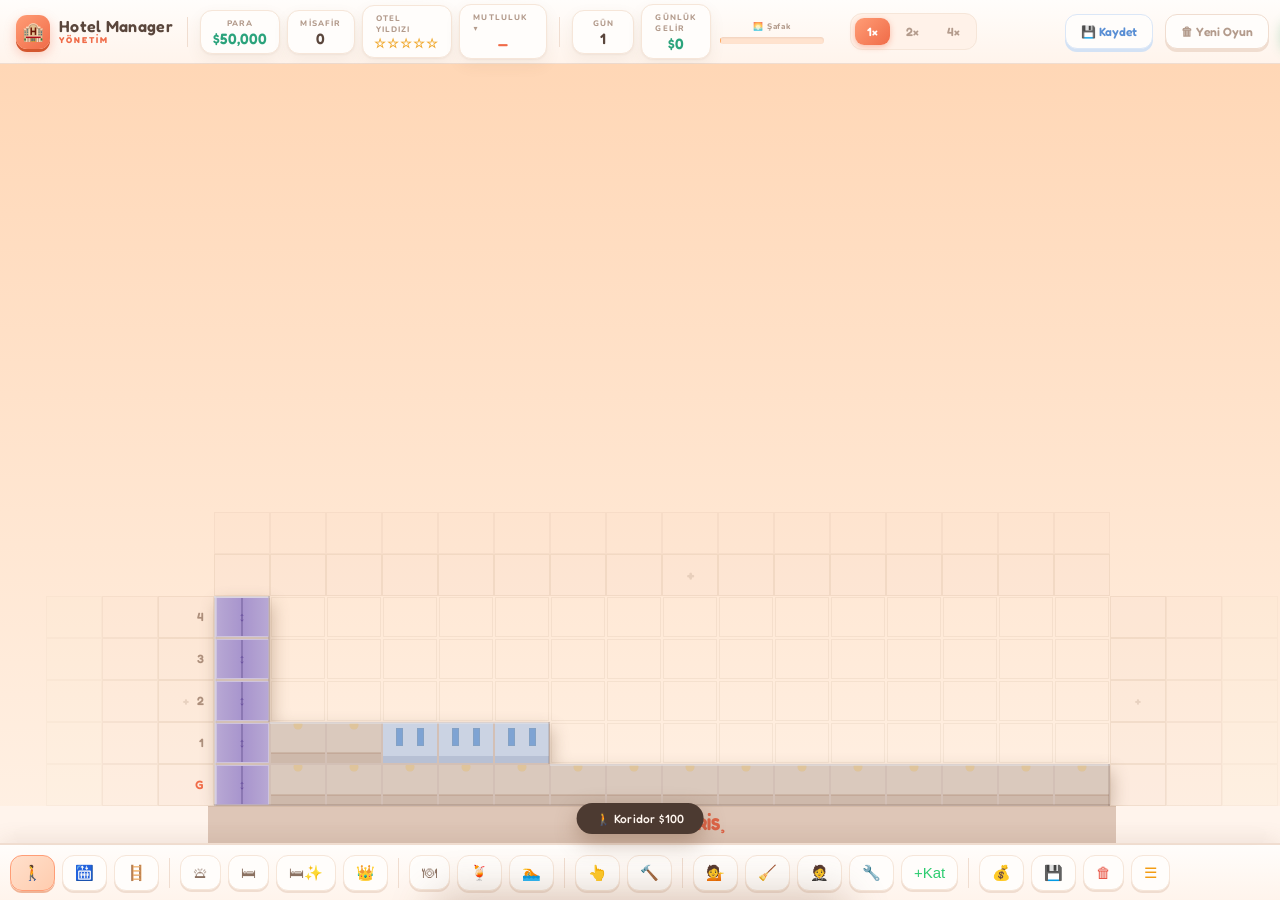
<file: index.html>
<!DOCTYPE html>
<html lang="tr">
<head>
<meta charset="UTF-8">
<meta name="viewport" content="width=device-width, initial-scale=1.0, user-scalable=no">
<meta name="mobile-web-app-capable" content="yes">
<meta name="apple-mobile-web-app-capable" content="yes">
<title>Hotel Manager</title>
<style>

@import url('https://fonts.googleapis.com/css2?family=Fredoka:wght@400;500;600;700&family=Nunito:wght@400;600;700;800&display=swap');

:root{
  /* surfaces */
  --bg:#fbeede;
  --cream-0:#fffdfb;
  --cream-1:#fffaf6;
  --cream-2:#fff2e9;
  /* ink */
  --ink:#5a463c;
  --ink-soft:#8a7060;
  --ink-mute:#b39b8c;
  /* lines */
  --line:#f0ddd0;
  --line-soft:#f6e6d9;
  /* brand */
  --coral:#f06b48;
  --coral-light:#ff8d6b;
  --coral-deep:#d4572f;
  --coral-wash:#ffe3cf;
  /* accents */
  --green:#2ba37c;
  --gold:#f0a92e;
  --blue:#5a8fd4;
  /* shadow */
  --shadow-card:0 1px 2px rgba(120,80,55,.06), 0 6px 16px rgba(120,80,55,.07);
  --shadow-pop:0 14px 38px rgba(120,80,55,.20);
  --radius:13px;
}

* { margin:0; padding:0; box-sizing:border-box; }
html, body { height:100%; background:var(--bg); color:var(--ink); font-family:'Nunito',system-ui,Arial,sans-serif; overflow:hidden; -webkit-font-smoothing:antialiased; }
#app { display:flex; flex-direction:column; height:100vh; }

/* ───────────────────────── TOP BAR ───────────────────────── */
#topbar {
  background:linear-gradient(180deg,#fffdfb,#fff4ec);
  border-bottom:1px solid var(--line);
  box-shadow:0 6px 22px rgba(120,80,55,.09);
  padding:0 16px; display:flex; align-items:center; gap:12px; flex-shrink:0; height:64px;
}
.brand { display:flex; align-items:center; gap:9px; margin-right:2px; }
.brand .logo {
  width:34px; height:34px; border-radius:11px; flex-shrink:0;
  background:linear-gradient(140deg,#ff9d76,#f06b48);
  display:flex; align-items:center; justify-content:center; font-size:18px;
  box-shadow:0 3px 0 var(--coral-deep), 0 5px 12px rgba(240,107,72,.35);
}
.brand h1 { font-family:'Fredoka',sans-serif; font-size:16px; font-weight:600; letter-spacing:.3px; color:var(--ink); white-space:nowrap; line-height:1; }
.brand h1 span { display:block; font-size:8.5px; font-weight:700; letter-spacing:2px; color:var(--coral); text-transform:uppercase; margin-top:2px; }

/* stat groups + hairline dividers */
.tb-group { display:flex; align-items:center; gap:7px; }
.tb-div { width:1px; height:30px; background:var(--line); flex-shrink:0; }
.tb-spacer { flex:1; }

.stat {
  display:flex; flex-direction:column; align-items:center; gap:2px;
  padding:7px 13px; border-radius:12px;
  background:var(--cream-0); border:1px solid var(--line-soft);
  box-shadow:var(--shadow-card); min-width:62px;
}
.stat .lbl { font-size:8px; color:var(--ink-mute); text-transform:uppercase; letter-spacing:1.1px; font-weight:800; }
.stat .val { font-family:'Fredoka',sans-serif; font-size:15px; font-weight:600; color:var(--ink); line-height:1; }
.stat.money .val { color:var(--green); }
.stat.stars .val { color:var(--gold); font-size:13px; letter-spacing:1px; }
.stat.happy .val { color:var(--coral); }

#day-bar-wrap { min-width:108px; padding:2px 2px 0; }
#day-bar-wrap .lbl { font-size:8px; color:var(--ink-mute); margin-bottom:5px; letter-spacing:.8px; font-weight:800; text-align:center; }
#day-bar { height:7px; background:var(--coral-wash); border-radius:99px; overflow:hidden; box-shadow:inset 0 1px 2px rgba(120,80,55,.12); }
#day-bar-fill { height:100%; background:linear-gradient(90deg,#ffc04d,#ff8d6b); width:0%; border-radius:99px; transition:width .3s; }

.speed-group { display:flex; gap:4px; background:var(--cream-2); padding:4px; border-radius:12px; border:1px solid var(--line-soft); }
.sp-btn { padding:6px 12px; background:transparent; border:none; color:var(--ink-mute); cursor:pointer; border-radius:9px; font-family:'Fredoka',sans-serif; font-size:12px; font-weight:600; transition:all .15s; }
.sp-btn:hover { color:var(--ink-soft); background:var(--cream-0); }
.sp-btn.on { background:linear-gradient(135deg,#ff9d76,#f06b48); color:#fff; box-shadow:0 2px 6px rgba(240,107,72,.4); }

.topbar-btn { padding:9px 15px; border:none; cursor:pointer; border-radius:12px; font-family:'Fredoka',sans-serif; font-size:12px; font-weight:600; white-space:nowrap; transition:all .12s; }
.topbar-btn:active { transform:translateY(2px); }
#btnSave { background:var(--cream-0); color:var(--blue); border:1px solid #dbe7f7; box-shadow:0 3px 0 #d3e2f5; }
#btnSave:hover { background:#f5f9ff; }
#btnNewGame { background:var(--cream-0); color:var(--ink-mute); border:1px solid var(--line); box-shadow:0 3px 0 var(--line); }
#btnNewGame:hover { color:var(--coral); border-color:#f3b8a8; box-shadow:0 3px 0 #f3b8a8; }
#btnSave:active, #btnNewGame:active, #btnAddFloor:active { box-shadow:0 1px 0 currentColor; }
#btnAddFloor { background:linear-gradient(135deg,#5ec98a,#3fae6e); color:#fff; box-shadow:0 3px 0 #2f9159, 0 5px 12px rgba(63,174,110,.3); }
#btnAddFloor:hover { filter:brightness(1.05); }
#btnAddFloor:active { box-shadow:0 1px 0 #2f9159; }
#saveFlash { font-size:10px; color:var(--blue); opacity:0; transition:opacity .5s; font-weight:800; white-space:nowrap; }

/* ───────────────────────── MAIN ───────────────────────── */
#main { display:flex; flex:1; overflow:hidden; }

/* ───────────────────────── SIDEBAR ───────────────────────── */
#sidebar {
  position:fixed; bottom:56px; left:0; right:0; width:100%; max-height:62vh; height:0; overflow:hidden;
  background:linear-gradient(180deg,#fffdfb,#fff4ec); border-top:1px solid var(--line);
  box-shadow:0 -8px 30px rgba(120,80,55,.16); transition:height .28s cubic-bezier(.4,0,.2,1);
  z-index:200; display:flex; flex-direction:column; scrollbar-width:thin; scrollbar-color:var(--line) transparent;
}
#sidebar.mob-open { height:62vh; overflow-y:auto; }
#sidebar::-webkit-scrollbar { width:8px; }
#sidebar::-webkit-scrollbar-thumb { background:var(--line); border-radius:99px; border:2px solid var(--cream-1); }

.section { padding:11px 11px; border-bottom:1px solid var(--line-soft); }
.section-title { font-size:8.5px; color:var(--ink-mute); text-transform:uppercase; letter-spacing:1.5px; margin-bottom:9px; display:flex; align-items:center; gap:7px; font-weight:800; }
.section-title::before { content:''; width:3px; height:11px; border-radius:99px; background:linear-gradient(180deg,#ff9d76,#f06b48); }

.tbtn {
  display:flex; align-items:center; gap:8px; width:100%; padding:9px 11px; margin-bottom:4px;
  background:var(--cream-0); border:1px solid var(--line-soft); color:var(--ink-soft); cursor:pointer;
  border-radius:11px; font-family:'Fredoka',sans-serif; font-size:11.5px; font-weight:500;
  transition:all .14s; box-shadow:0 1px 1px rgba(120,80,55,.04);
}
.tbtn:hover { background:var(--cream-2); color:var(--ink); border-color:#f0c8b2; transform:translateX(2px); }
.tbtn.active { background:linear-gradient(135deg,#ffe0cc,#ffccae); border-color:#ff9d76; color:var(--coral-deep); box-shadow:0 2px 0 #f0b496; }
.tbtn .cost { font-size:10px; color:var(--ink-mute); margin-left:auto; font-weight:700; background:var(--cream-2); padding:2px 7px; border-radius:7px; }
.tbtn:hover .cost { background:var(--cream-0); }
.tbtn .sc { font-size:9px; background:rgba(43,163,124,.16); color:var(--green); border-radius:8px; padding:2px 7px; margin-left:5px; font-weight:800; }
.tbtn.active .cost { color:var(--coral-deep); background:rgba(255,255,255,.55); }

/* PRICE PANEL (legacy/desktop) */
.price-row { display:flex; align-items:center; justify-content:space-between; padding:6px 0; border-bottom:1px solid var(--line-soft); font-size:11px; }
.price-row:last-child { border-bottom:none; }
.price-row .pname { color:var(--ink-soft); flex:1; font-weight:600; }
.price-controls { display:flex; align-items:center; gap:6px; }
.price-controls button { width:22px; height:22px; background:var(--cream-2); border:1px solid var(--line); color:var(--ink-soft); cursor:pointer; border-radius:7px; font-size:14px; line-height:1; display:flex; align-items:center; justify-content:center; transition:all .14s; }
.price-controls button:hover { background:var(--coral-wash); border-color:#ff9d76; color:var(--coral-deep); }
.price-val { font-family:'Fredoka',sans-serif; font-size:11px; color:var(--green); font-weight:600; min-width:42px; text-align:center; }

/* INFO PANEL */
#infopanel { padding:13px 11px; font-size:11px; color:var(--ink-soft); line-height:1.8; flex:1; }
#infopanel b { color:var(--ink); font-weight:800; }

/* INFO CARDS (star hint, guest types, needs) */
.info-card { margin:9px 11px; padding:11px 12px; background:var(--cream-2); border:1px solid var(--line-soft); border-radius:13px; }
.info-card .ic-title { font-size:9px; color:var(--ink-mute); text-transform:uppercase; letter-spacing:1.3px; font-weight:800; margin-bottom:7px; }
.info-card .ic-body { font-size:10.5px; color:var(--ink-soft); line-height:1.95; }
.info-card .ic-body b { font-weight:800; }
#star-hint b { color:var(--gold); }

/* GUEST PANEL */
#happy-wrap { position:relative; }
#happy-wrap .stat { cursor:pointer; user-select:none; transition:all .14s; }
#happy-wrap .stat:hover { border-color:#ffc4a8; background:var(--cream-2); }
#happy-wrap .stat.open { border-color:#ff9d76; background:var(--coral-wash); }
#guest-panel { display:none; position:absolute; top:calc(100% + 12px); left:50%; transform:translateX(-50%); width:222px; background:var(--cream-0); border:1px solid var(--line-soft); border-radius:16px; padding:14px; box-shadow:var(--shadow-pop); z-index:500; }
#guest-panel.open { display:block; }
.gp-header { display:flex; justify-content:space-between; align-items:center; padding-bottom:10px; margin-bottom:10px; border-bottom:1px solid var(--line-soft); }
.gp-header .gp-count { font-family:'Fredoka',sans-serif; font-size:12px; font-weight:600; color:var(--ink); }
.gp-header .gp-avg { font-family:'Fredoka',sans-serif; font-size:12px; font-weight:600; color:var(--coral); }
.gp-row { display:flex; align-items:center; justify-content:space-between; padding:6px 0; border-bottom:1px solid var(--line-soft); font-size:12px; }
.gp-row:last-child { border-bottom:none; }
.gp-row .gp-label { color:var(--ink-soft); display:flex; align-items:center; gap:6px; font-weight:600; }
.gp-row .gp-bar-wrap { flex:1; margin:0 11px; height:7px; background:var(--coral-wash); border-radius:99px; overflow:hidden; box-shadow:inset 0 1px 2px rgba(120,80,55,.1); }
.gp-row .gp-bar { height:100%; border-radius:99px; transition:width .4s; }
.gp-row .gp-num { font-family:'Fredoka',sans-serif; font-weight:600; min-width:18px; text-align:right; color:var(--ink); }
.gp-row.hungry .gp-bar { background:#e8775c; } .gp-row.tired .gp-bar { background:#5a9fd4; }
.gp-row.bored .gp-bar { background:#f0a92e; } .gp-row.unhappy .gp-bar { background:#ec6b6b; }
.gp-row.hungry .gp-num { color:#d4593c; } .gp-row.tired .gp-num { color:#4a8fc4; }
.gp-row.bored .gp-num { color:#d4912e; } .gp-row.unhappy .gp-num { color:#d44c4c; }

/* ───────────────────────── CANVAS ───────────────────────── */
#canvas-area { flex:1; overflow:auto; background:radial-gradient(120% 92% at 50% 0%,#ffdcc6 0%,#ffe8da 40%,#fbeede 74%); display:flex; align-items:flex-end; justify-content:center; }
#gameCanvas { display:block; cursor:crosshair; touch-action:none; }

/* ───────────────────────── CONFIRM MODAL ───────────────────────── */
#confirm-overlay { display:none; position:fixed; inset:0; background:rgba(80,55,40,.32); backdrop-filter:blur(4px); z-index:900; align-items:center; justify-content:center; }
#confirm-overlay.show { display:flex; }
#confirm-box { background:var(--cream-0); border:1px solid var(--line-soft); border-radius:22px; padding:26px; max-width:330px; width:90%; box-shadow:0 22px 56px rgba(120,80,55,.34); animation:popIn .16s ease; }
@keyframes popIn { from { transform:scale(.92); opacity:0; } to { transform:scale(1); opacity:1; } }
#confirm-box .cb-title { font-family:'Fredoka',sans-serif; font-size:16px; font-weight:600; color:var(--ink); margin-bottom:9px; }
#confirm-box .cb-msg { font-size:12.5px; color:var(--ink-soft); line-height:1.65; margin-bottom:20px; }
#confirm-box .cb-btns { display:flex; gap:9px; justify-content:flex-end; }
#confirm-box .cb-btns button { padding:10px 22px; border:none; border-radius:12px; font-family:'Fredoka',sans-serif; font-size:12px; font-weight:600; cursor:pointer; transition:all .12s; }
#confirm-box .cb-btns button:active { transform:translateY(2px); }
#confirm-box .cb-no { background:var(--cream-2); color:var(--ink-soft); box-shadow:0 3px 0 var(--line); }
#confirm-box .cb-no:active { box-shadow:0 1px 0 var(--line); }
#confirm-box .cb-yes { background:linear-gradient(135deg,#ff9d76,#f06b48); color:#fff; box-shadow:0 3px 0 var(--coral-deep); }
#confirm-box .cb-yes:active { box-shadow:0 1px 0 var(--coral-deep); }

/* ───────────────────────── TOOL TIP ───────────────────────── */
#tool-tip { position:fixed; bottom:66px; left:50%; transform:translateX(-50%); background:#4c3a31; color:#fff6ef; font-family:'Fredoka',sans-serif; font-size:12px; font-weight:500; letter-spacing:.2px; padding:8px 19px; border-radius:99px; box-shadow:0 8px 22px rgba(120,80,55,.42); pointer-events:none; white-space:nowrap; z-index:400; opacity:0; transition:opacity .15s; }
#tool-tip.show { opacity:1; }

/* ───────────────────────── TOAST ───────────────────────── */
#toast { position:fixed; bottom:22px; left:50%; transform:translateX(-50%); background:#4c3a31; color:#ffd08a; padding:11px 26px; border-radius:99px; font-family:'Fredoka',sans-serif; font-size:13px; font-weight:600; box-shadow:0 10px 28px rgba(120,80,55,.42); pointer-events:none; opacity:0; transition:opacity .3s; z-index:999; white-space:nowrap; }
#toast.show { opacity:1; }

/* ───────────────────────── BOTTOM BAR ───────────────────────── */
#mob-bar { display:flex; height:56px; align-items:center; background:linear-gradient(180deg,#fffdfb,#fff4ec); border-top:1px solid var(--line); padding:0 10px; gap:7px; overflow-x:auto; flex-shrink:0; -webkit-overflow-scrolling:touch; scrollbar-width:none; box-shadow:0 -5px 20px rgba(120,80,55,.1); }
#mob-bar::-webkit-scrollbar { display:none; }
.mob-btn { flex-shrink:0; padding:8px 12px; background:var(--cream-0); border:1px solid var(--line-soft); color:var(--ink-soft); border-radius:12px; font-size:15px; cursor:pointer; white-space:nowrap; -webkit-tap-highlight-color:transparent; transition:all .14s; box-shadow:0 2px 0 var(--line); }
.mob-btn:active { background:var(--coral-wash); transform:translateY(2px); box-shadow:0 0 0 var(--line); }
.mob-btn.active { background:linear-gradient(135deg,#ffe0cc,#ffccae); border-color:#ff9d76; color:var(--coral-deep); box-shadow:0 2px 0 #f0b496; }
.mob-sep { width:1px; background:var(--line); flex-shrink:0; align-self:center; height:30px; margin:0 3px; }
#mob-overlay { display:none; position:fixed; inset:0; background:rgba(80,55,40,.3); z-index:199; backdrop-filter:blur(3px); }
#mob-overlay.show { display:block; }

/* ───────────────────────── PRICE POPUP ───────────────────────── */
#price-popup { position:fixed; bottom:56px; left:0; right:0; max-width:420px; margin:0 auto; background:var(--cream-0); border:1px solid var(--line-soft); border-radius:24px 24px 0 0; padding:18px; box-shadow:0 -12px 40px rgba(120,80,55,.26); z-index:250; transform:translateY(calc(100% + 60px)); transition:transform .26s cubic-bezier(.4,0,.2,1); }
#price-popup.open { transform:translateY(0); }
#price-popup .pp-head { display:flex; justify-content:space-between; align-items:center; margin-bottom:11px; padding-bottom:10px; border-bottom:1px solid var(--line-soft); }
#price-popup .pp-head span { font-family:'Fredoka',sans-serif; font-size:13px; font-weight:600; color:var(--ink); letter-spacing:.3px; }
#price-popup .pp-close { background:var(--cream-2); border:none; color:var(--ink-mute); cursor:pointer; font-size:15px; line-height:1; width:28px; height:28px; border-radius:9px; transition:all .14s; }
#price-popup .pp-close:hover { color:var(--ink); background:var(--coral-wash); }
#price-popup .pp-hint { font-size:9.5px; color:var(--ink-mute); margin-top:11px; line-height:1.55; }

@media (max-width: 768px) {
  #app { height:100dvh; }
  #topbar { height:auto; flex-wrap:wrap; gap:6px 8px; padding:9px 11px; }
  .brand h1 { font-size:13px; }
  .brand h1 span { display:none; }
  .brand .logo { width:30px; height:30px; font-size:16px; }
  .stat { padding:5px 9px; min-width:48px; }
  .stat .val { font-size:13px; } .stat .lbl { font-size:7px; }
  .tb-div, #day-bar-wrap, #btnSave, #btnNewGame, #btnAddFloor, #saveFlash { display:none; }
  .tb-spacer { display:none; }
  .speed-group { margin-left:auto; }
  #canvas-area { flex:1; overflow-x:hidden; overflow-y:auto; -webkit-overflow-scrolling:touch; display:flex; align-items:flex-end; justify-content:center; }
  #toast { bottom:74px; }
}

</style>
</head>
<body>
<div id="app">
  <div id="topbar">
    <div class="brand">
      <div class="logo">🏨</div>
      <h1>Hotel Manager<span>Yönetim</span></h1>
    </div>

    <div class="tb-div"></div>

    <div class="tb-group">
      <div class="stat money"><span class="lbl">Para</span><span class="val" id="s-money">$50,000</span></div>
      <div class="stat"><span class="lbl">Misafir</span><span class="val" id="s-guests">0</span></div>
      <div class="stat stars"><span class="lbl">Otel Yıldızı</span><span class="val" id="s-stars">☆☆☆☆☆</span></div>
      <div id="happy-wrap">
        <div class="stat happy" onclick="toggleGuestPanel()">
          <span class="lbl">Mutluluk ▾</span>
          <span class="val" id="s-happy">—</span>
        </div>
        <div id="guest-panel">
          <div class="gp-header">
            <span class="gp-count" id="gp-count">👥 0 misafir</span>
            <span class="gp-avg"   id="gp-avg">—</span>
          </div>
          <div class="gp-row hungry">
            <span class="gp-label">🍽 Acıktı</span>
            <div class="gp-bar-wrap"><div class="gp-bar" id="gp-bar-hungry"></div></div>
            <span class="gp-num" id="gp-num-hungry">0</span>
          </div>
          <div class="gp-row tired">
            <span class="gp-label">😴 Yorgun</span>
            <div class="gp-bar-wrap"><div class="gp-bar" id="gp-bar-tired"></div></div>
            <span class="gp-num" id="gp-num-tired">0</span>
          </div>
          <div class="gp-row bored">
            <span class="gp-label">🎮 Sıkıldı</span>
            <div class="gp-bar-wrap"><div class="gp-bar" id="gp-bar-bored"></div></div>
            <span class="gp-num" id="gp-num-bored">0</span>
          </div>
          <div class="gp-row unhappy">
            <span class="gp-label">😡 Mutsuz</span>
            <div class="gp-bar-wrap"><div class="gp-bar" id="gp-bar-unhappy"></div></div>
            <span class="gp-num" id="gp-num-unhappy">0</span>
          </div>
        </div>
      </div>
    </div>

    <div class="tb-div"></div>

    <div class="tb-group">
      <div class="stat"><span class="lbl">Gün</span><span class="val" id="s-day">1</span></div>
      <div class="stat money"><span class="lbl">Günlük Gelir</span><span class="val" id="s-income">$0</span></div>
      <div id="day-bar-wrap"><div class="lbl" id="day-phase-lbl">☀️ Gündüz</div><div id="day-bar"><div id="day-bar-fill"></div></div></div>
    </div>

    <div class="tb-spacer"></div>

    <div class="speed-group">
      <button class="sp-btn on" onclick="setSpeed(1)" id="sp1">1×</button>
      <button class="sp-btn"   onclick="setSpeed(2)" id="sp2">2×</button>
      <button class="sp-btn"   onclick="setSpeed(4)" id="sp3">4×</button>
    </div>
    <span id="saveFlash">💾 kaydedildi</span>
    <button class="topbar-btn" id="btnSave"     onclick="saveGame()">💾 Kaydet</button>
    <button class="topbar-btn" id="btnNewGame"  onclick="newGame()">🗑 Yeni Oyun</button>
    <button class="topbar-btn" id="btnAddFloor" onclick="doAddFloor()">+ Kat&nbsp;&nbsp;$2,000</button>
  </div>

  <div id="main">
    <div id="sidebar">
      <div class="section">
        <div class="section-title">Araçlar</div>
        <button class="tbtn" id="btn-cursor"   onclick="setTool('cursor')">👆 Seç / Bilgi</button>
        <button class="tbtn" id="btn-demolish" onclick="setTool('demolish')">🔨 Yık  <span class="cost">%50 geri</span></button>
      </div>
      <div class="section">
        <div class="section-title">Altyapı</div>
        <button class="tbtn" id="btn-corridor"  onclick="setTool('corridor')">🚶 Koridor   <span class="cost">$100</span></button>
        <button class="tbtn" id="btn-elevator"  onclick="setTool('elevator')">🛗 Asansör  <span class="cost">$1,500</span></button>
        <button class="tbtn" id="btn-stairs"    onclick="setTool('stairs')">🪜 Merdiven <span class="cost">$400</span></button>
      </div>
      <div class="section">
        <div class="section-title">Lobi</div>
        <button class="tbtn" id="btn-reception" onclick="setTool('reception')">🛎 Resepsiyon <span class="cost">$2,000</span></button>
      </div>
      <div class="section">
        <div class="section-title">Odalar</div>
        <button class="tbtn" id="btn-standard"  onclick="setTool('standard')">🛏 Standart <span class="cost">$800</span></button>
        <button class="tbtn" id="btn-deluxe"    onclick="setTool('deluxe')">🛏 Deluxe   <span class="cost">$1,500</span></button>
        <button class="tbtn" id="btn-suite"     onclick="setTool('suite')">👑 Suit     <span class="cost">$4,000</span></button>
      </div>
      <div class="section">
        <div class="section-title">Hizmetler</div>
        <button class="tbtn" id="btn-restaurant" onclick="setTool('restaurant')">🍽 Restoran <span class="cost">$3,000</span></button>
        <button class="tbtn" id="btn-bar"        onclick="setTool('bar')">🍹 Bar      <span class="cost">$2,000</span></button>
        <button class="tbtn" id="btn-pool"       onclick="setTool('pool')">🏊 Havuz   <span class="cost">$6,000</span></button>
      </div>
      <div class="section">
        <div class="section-title">Personel (günlük maaş)</div>
        <button class="tbtn" onclick="hireStaff('receptionist')">💁 Resepsiyoncu <span class="cost">$300/g</span><span class="sc" id="sc-receptionist"></span></button>
        <button class="tbtn" onclick="hireStaff('maid')">🧹 Temizlikçi   <span class="cost">$200/g</span><span class="sc" id="sc-maid"></span></button>
        <button class="tbtn" onclick="hireStaff('waiter')">🤵 Garson       <span class="cost">$250/g</span><span class="sc" id="sc-waiter"></span></button>
        <button class="tbtn" onclick="hireStaff('repairman')">🔧 Tamirci      <span class="cost">$350/g</span><span class="sc" id="sc-repairman"></span></button>
      </div>

      <!-- STAR HINT -->
      <div class="info-card" id="star-hint">
        <div class="ic-title">⭐ Yıldız Gereksinimleri</div>
        <div class="ic-body">
          <b>★</b> &nbsp;Resepsiyon + 2 oda<br>
          <b>★★</b> &nbsp;5 oda + Restoran/Bar<br>
          <b>★★★</b> &nbsp;8 oda + Restoran + Bar<br>
          <b>★★★★</b> &nbsp;12 oda + Havuz + Suit<br>
          <b>★★★★★</b> &nbsp;18 oda + tüm hizmetler
        </div>
      </div>

      <div class="info-card">
        <div class="ic-title">Misafir Tipleri</div>
        <div class="ic-body">
          🧳 <b style="color:#27AE60">Turist</b> — uzun konaklama<br>
          💼 <b style="color:#2980B9">İş İnsanı</b> — 2★+ kısa, yüksek bütçe<br>
          👨‍👩‍👧 <b style="color:#8E44AD">Aile</b> — 2★+ havuz sever<br>
          ⭐ <b style="color:#F39C12">VIP</b> — 4★+ suit ister, 2.5× ödeme
        </div>
      </div>

      <div class="info-card">
        <div class="ic-title">İhtiyaçlar &amp; Arıza</div>
        <div class="ic-body">
          <span style="color:#e74c3c">●</span> Açlık — Restoran/Bar<br>
          <span style="color:#3498db">●</span> Yorgunluk — Oda<br>
          <span style="color:#f39c12">●</span> Eğlence — Havuz/Bar<br>
          ⚠️ Arıza — Tamirci gönder
        </div>
      </div>

      <div id="infopanel"><b>Hotel Manager</b><br><br>Yıldız kazan, farklı misafirler çek, arızaları tamir et.</div>
    </div>

    <div id="canvas-area">
      <canvas id="gameCanvas"></canvas>
    </div>
  </div>

  <!-- MOBILE BOTTOM BAR -->
  <div id="mob-bar">
    <button class="mob-btn active" id="mob-corridor"    onclick="setTool('corridor')">🚶</button>
    <button class="mob-btn"        id="mob-elevator"    onclick="setTool('elevator')">🛗</button>
    <button class="mob-btn"        id="mob-stairs"      onclick="setTool('stairs')">🪜</button>
    <div class="mob-sep"></div>
    <button class="mob-btn"        id="mob-reception"   onclick="setTool('reception')">🛎</button>
    <button class="mob-btn"        id="mob-standard"    onclick="setTool('standard')">🛏</button>
    <button class="mob-btn"        id="mob-deluxe"      onclick="setTool('deluxe')">🛏✨</button>
    <button class="mob-btn"        id="mob-suite"       onclick="setTool('suite')">👑</button>
    <div class="mob-sep"></div>
    <button class="mob-btn"        id="mob-restaurant"  onclick="setTool('restaurant')">🍽</button>
    <button class="mob-btn"        id="mob-bar-tool"    onclick="setTool('bar')">🍹</button>
    <button class="mob-btn"        id="mob-pool"        onclick="setTool('pool')">🏊</button>
    <div class="mob-sep"></div>
    <button class="mob-btn"        id="mob-cursor"      onclick="setTool('cursor')">👆</button>
    <button class="mob-btn"        id="mob-demolish"    onclick="setTool('demolish')">🔨</button>
    <div class="mob-sep"></div>
    <button class="mob-btn" onclick="hireStaff('receptionist')" style="color:#5DADE2">💁</button>
    <button class="mob-btn" onclick="hireStaff('maid')"         style="color:#A9CCE3">🧹</button>
    <button class="mob-btn" onclick="hireStaff('waiter')"       style="color:#FAD7A0">🤵</button>
    <button class="mob-btn" onclick="hireStaff('repairman')"    style="color:#E59866">🔧</button>
    <button class="mob-btn" onclick="doAddFloor()"              style="color:#2ecc71">+Kat</button>
    <div class="mob-sep"></div>
    <button class="mob-btn" onclick="togglePricePopup()"        style="color:#00d4aa" id="mob-price">💰</button>
    <button class="mob-btn" onclick="saveGame()"                style="color:#5DADE2">💾</button>
    <button class="mob-btn" onclick="newGame()"                 style="color:#e74c3c">🗑</button>
    <button class="mob-btn" onclick="toggleMobSidebar()"        style="color:#f39c12" id="mob-menu">☰</button>
  </div>
</div>

<div id="mob-overlay" onclick="closeAllPanels()"></div>

<div id="price-popup">
  <div class="pp-head">
    <span>💰 Fiyatlandırma</span>
    <button class="pp-close" onclick="togglePricePopup()">✕</button>
  </div>
  <div class="price-row"><span class="pname">🛎 Resepsiyon</span><div class="price-controls"><button onclick="chPrice('reception',-10)">−</button><span class="price-val" id="pv-reception">$40</span><button onclick="chPrice('reception',+10)">+</button></div></div>
  <div class="price-row"><span class="pname">🛏 Standart</span><div class="price-controls"><button onclick="chPrice('standard',-10)">−</button><span class="price-val" id="pv-standard">$90</span><button onclick="chPrice('standard',+10)">+</button></div></div>
  <div class="price-row"><span class="pname">🛏 Deluxe</span><div class="price-controls"><button onclick="chPrice('deluxe',-10)">−</button><span class="price-val" id="pv-deluxe">$170</span><button onclick="chPrice('deluxe',+10)">+</button></div></div>
  <div class="price-row"><span class="pname">👑 Suit</span><div class="price-controls"><button onclick="chPrice('suite',-20)">−</button><span class="price-val" id="pv-suite">$350</span><button onclick="chPrice('suite',+20)">+</button></div></div>
  <div class="price-row"><span class="pname">🍽 Restoran</span><div class="price-controls"><button onclick="chPrice('restaurant',-5)">−</button><span class="price-val" id="pv-restaurant">$55</span><button onclick="chPrice('restaurant',+5)">+</button></div></div>
  <div class="price-row"><span class="pname">🍹 Bar</span><div class="price-controls"><button onclick="chPrice('bar',-5)">−</button><span class="price-val" id="pv-bar">$45</span><button onclick="chPrice('bar',+5)">+</button></div></div>
  <div class="price-row"><span class="pname">🏊 Havuz</span><div class="price-controls"><button onclick="chPrice('pool',-5)">−</button><span class="price-val" id="pv-pool">$90</span><button onclick="chPrice('pool',+5)">+</button></div></div>
  <div class="pp-hint">Yüksek fiyat = az misafir &nbsp;·&nbsp; Düşük fiyat = doluluk artar</div>
</div>

<div id="tool-tip"></div>
<div id="toast"></div>
<div id="confirm-overlay">
  <div id="confirm-box">
    <div class="cb-title" id="cb-title"></div>
    <div class="cb-msg"   id="cb-msg"></div>
    <div class="cb-btns">
      <button class="cb-no"  onclick="resolveConfirm(false)">İptal</button>
      <button class="cb-yes" onclick="resolveConfirm(true)">Değiştir</button>
    </div>
  </div>
</div>

<script src="js/constants.js"></script>
<script src="js/state.js"></script>
<script src="js/grid.js"></script>
<script src="js/engine.js"></script>
<script src="js/save.js"></script>
<script src="js/canvas.js"></script>
<script src="js/pathfinding.js"></script>
<script src="js/guests.js"></script>
<script src="js/staff.js"></script>
<script src="js/draw.js"></script>
<script src="js/ui.js"></script>
<script src="js/input.js"></script>
<script src="js/main.js"></script>
</body>
</html>
</file>
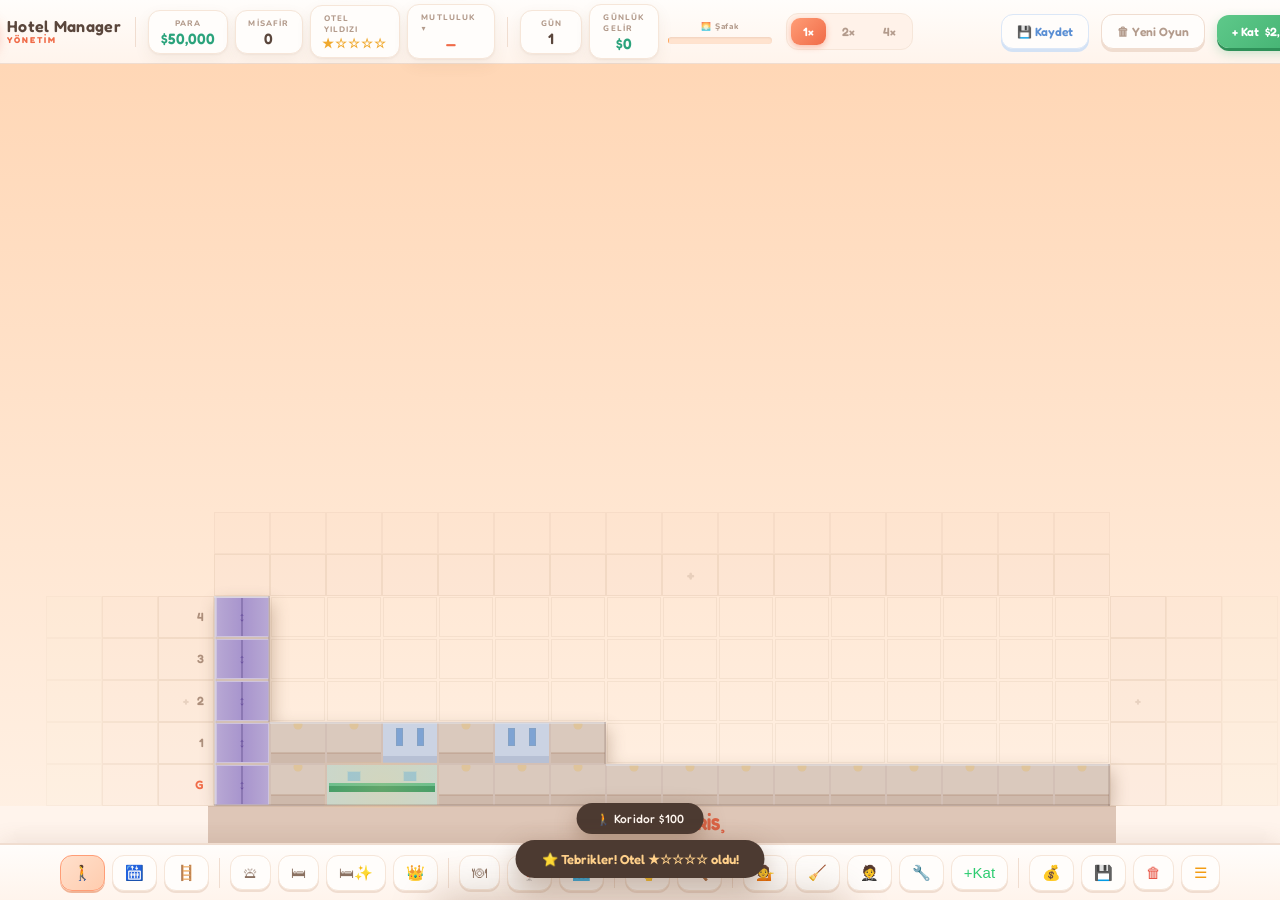
<file: hotel/index.html>
<!DOCTYPE html>
<html lang="tr">
<head>
<meta charset="UTF-8">
<meta name="viewport" content="width=device-width, initial-scale=1.0, user-scalable=no">
<meta name="mobile-web-app-capable" content="yes">
<meta name="apple-mobile-web-app-capable" content="yes">
<title>Hotel Manager</title>
<style>

@import url('https://fonts.googleapis.com/css2?family=Fredoka:wght@400;500;600;700&family=Nunito:wght@400;600;700;800&display=swap');

:root{
  /* surfaces */
  --bg:#fbeede;
  --cream-0:#fffdfb;
  --cream-1:#fffaf6;
  --cream-2:#fff2e9;
  /* ink */
  --ink:#5a463c;
  --ink-soft:#8a7060;
  --ink-mute:#b39b8c;
  /* lines */
  --line:#f0ddd0;
  --line-soft:#f6e6d9;
  /* brand */
  --coral:#f06b48;
  --coral-light:#ff8d6b;
  --coral-deep:#d4572f;
  --coral-wash:#ffe3cf;
  /* accents */
  --green:#2ba37c;
  --gold:#f0a92e;
  --blue:#5a8fd4;
  /* shadow */
  --shadow-card:0 1px 2px rgba(120,80,55,.06), 0 6px 16px rgba(120,80,55,.07);
  --shadow-pop:0 14px 38px rgba(120,80,55,.20);
  --radius:13px;
}

* { margin:0; padding:0; box-sizing:border-box; }
html, body { height:100%; background:var(--bg); color:var(--ink); font-family:'Nunito',system-ui,Arial,sans-serif; overflow:hidden; -webkit-font-smoothing:antialiased; }
#app { display:flex; flex-direction:column; height:100vh; }

/* ───────────────────────── TOP BAR ───────────────────────── */
#topbar {
  background:linear-gradient(180deg,#fffdfb,#fff4ec);
  border-bottom:1px solid var(--line);
  box-shadow:0 6px 22px rgba(120,80,55,.09);
  padding:0 16px; display:flex; align-items:center; gap:12px; flex-shrink:0; height:64px;
  justify-content:center;
}
.brand { display:flex; align-items:center; gap:9px; margin-right:2px; }
.brand .logo {
  width:34px; height:34px; border-radius:11px; flex-shrink:0;
  background:linear-gradient(140deg,#ff9d76,#f06b48);
  display:flex; align-items:center; justify-content:center; font-size:18px;
  box-shadow:0 3px 0 var(--coral-deep), 0 5px 12px rgba(240,107,72,.35);
}
.brand h1 { font-family:'Fredoka',sans-serif; font-size:16px; font-weight:600; letter-spacing:.3px; color:var(--ink); white-space:nowrap; line-height:1; }
.brand h1 span { display:block; font-size:8.5px; font-weight:700; letter-spacing:2px; color:var(--coral); text-transform:uppercase; margin-top:2px; }

/* stat groups + hairline dividers */
.tb-group { display:flex; align-items:center; gap:7px; }
.tb-div { width:1px; height:30px; background:var(--line); flex-shrink:0; }
.tb-spacer { display:none; }

.stat {
  display:flex; flex-direction:column; align-items:center; gap:2px;
  padding:7px 13px; border-radius:12px;
  background:var(--cream-0); border:1px solid var(--line-soft);
  box-shadow:var(--shadow-card); min-width:62px;
}
.stat .lbl { font-size:8px; color:var(--ink-mute); text-transform:uppercase; letter-spacing:1.1px; font-weight:800; }
.stat .val { font-family:'Fredoka',sans-serif; font-size:15px; font-weight:600; color:var(--ink); line-height:1; }
.stat.money .val { color:var(--green); }
.stat.stars .val { color:var(--gold); font-size:13px; letter-spacing:1px; }
.stat.happy .val { color:var(--coral); }

#day-bar-wrap { min-width:108px; padding:2px 2px 0; }
#day-bar-wrap .lbl { font-size:8px; color:var(--ink-mute); margin-bottom:5px; letter-spacing:.8px; font-weight:800; text-align:center; }
#day-bar { height:7px; background:var(--coral-wash); border-radius:99px; overflow:hidden; box-shadow:inset 0 1px 2px rgba(120,80,55,.12); }
#day-bar-fill { height:100%; background:linear-gradient(90deg,#ffc04d,#ff8d6b); width:0%; border-radius:99px; transition:width .3s; }

.speed-group { display:flex; gap:4px; background:var(--cream-2); padding:4px; border-radius:12px; border:1px solid var(--line-soft); }
.sp-btn { padding:6px 12px; background:transparent; border:none; color:var(--ink-mute); cursor:pointer; border-radius:9px; font-family:'Fredoka',sans-serif; font-size:12px; font-weight:600; transition:all .15s; }
.sp-btn:hover { color:var(--ink-soft); background:var(--cream-0); }
.sp-btn.on { background:linear-gradient(135deg,#ff9d76,#f06b48); color:#fff; box-shadow:0 2px 6px rgba(240,107,72,.4); }

.topbar-btn { padding:9px 15px; border:none; cursor:pointer; border-radius:12px; font-family:'Fredoka',sans-serif; font-size:12px; font-weight:600; white-space:nowrap; transition:all .12s; }
.topbar-btn:active { transform:translateY(2px); }
#btnSave { background:var(--cream-0); color:var(--blue); border:1px solid #dbe7f7; box-shadow:0 3px 0 #d3e2f5; }
#btnSave:hover { background:#f5f9ff; }
#btnNewGame { background:var(--cream-0); color:var(--ink-mute); border:1px solid var(--line); box-shadow:0 3px 0 var(--line); }
#btnNewGame:hover { color:var(--coral); border-color:#f3b8a8; box-shadow:0 3px 0 #f3b8a8; }
#btnSave:active, #btnNewGame:active, #btnAddFloor:active { box-shadow:0 1px 0 currentColor; }
#btnAddFloor { background:linear-gradient(135deg,#5ec98a,#3fae6e); color:#fff; box-shadow:0 3px 0 #2f9159, 0 5px 12px rgba(63,174,110,.3); }
#btnAddFloor:hover { filter:brightness(1.05); }
#btnAddFloor:active { box-shadow:0 1px 0 #2f9159; }
#saveFlash { font-size:10px; color:var(--blue); opacity:0; transition:opacity .5s; font-weight:800; white-space:nowrap; }

/* ───────────────────────── MAIN ───────────────────────── */
#main { display:flex; flex:1; overflow:hidden; }

/* ───────────────────────── SIDEBAR ───────────────────────── */
#sidebar {
  position:fixed; bottom:56px; left:0; right:0; width:100%; max-height:62vh; height:0; overflow:hidden;
  background:linear-gradient(180deg,#fffdfb,#fff4ec); border-top:1px solid var(--line);
  box-shadow:0 -8px 30px rgba(120,80,55,.16); transition:height .28s cubic-bezier(.4,0,.2,1);
  z-index:200; display:flex; flex-direction:column; scrollbar-width:thin; scrollbar-color:var(--line) transparent;
}
#sidebar.mob-open { height:62vh; overflow-y:auto; }
#sidebar::-webkit-scrollbar { width:8px; }
#sidebar::-webkit-scrollbar-thumb { background:var(--line); border-radius:99px; border:2px solid var(--cream-1); }

.section { padding:11px 11px; border-bottom:1px solid var(--line-soft); }
.section-title { font-size:8.5px; color:var(--ink-mute); text-transform:uppercase; letter-spacing:1.5px; margin-bottom:9px; display:flex; align-items:center; gap:7px; font-weight:800; }
.section-title::before { content:''; width:3px; height:11px; border-radius:99px; background:linear-gradient(180deg,#ff9d76,#f06b48); }

.tbtn {
  display:flex; align-items:center; gap:8px; width:100%; padding:9px 11px; margin-bottom:4px;
  background:var(--cream-0); border:1px solid var(--line-soft); color:var(--ink-soft); cursor:pointer;
  border-radius:11px; font-family:'Fredoka',sans-serif; font-size:11.5px; font-weight:500;
  transition:all .14s; box-shadow:0 1px 1px rgba(120,80,55,.04);
}
.tbtn:hover { background:var(--cream-2); color:var(--ink); border-color:#f0c8b2; transform:translateX(2px); }
.tbtn.active { background:linear-gradient(135deg,#ffe0cc,#ffccae); border-color:#ff9d76; color:var(--coral-deep); box-shadow:0 2px 0 #f0b496; }
.tbtn .cost { font-size:10px; color:var(--ink-mute); margin-left:auto; font-weight:700; background:var(--cream-2); padding:2px 7px; border-radius:7px; }
.tbtn:hover .cost { background:var(--cream-0); }
.tbtn .sc { font-size:9px; background:rgba(43,163,124,.16); color:var(--green); border-radius:8px; padding:2px 7px; margin-left:5px; font-weight:800; }
.tbtn.active .cost { color:var(--coral-deep); background:rgba(255,255,255,.55); }
.staff-row { display:flex; gap:4px; margin-bottom:4px; }
.staff-row .tbtn { flex:1; margin-bottom:0; }
.fire-btn { flex-shrink:0; padding:9px 13px; background:var(--cream-0); border:1px solid var(--line-soft); color:var(--ink-mute); cursor:pointer; border-radius:11px; font-size:13px; transition:all .14s; box-shadow:0 1px 1px rgba(120,80,55,.04); }
.fire-btn:hover { background:#fff0ee; border-color:#f3b8a8; color:var(--coral); }

/* PRICE PANEL (legacy/desktop) */
.price-row { display:flex; align-items:center; justify-content:space-between; padding:6px 0; border-bottom:1px solid var(--line-soft); font-size:11px; }
.price-row:last-child { border-bottom:none; }
.price-row .pname { color:var(--ink-soft); flex:1; font-weight:600; }
.price-controls { display:flex; align-items:center; gap:6px; }
.price-controls button { width:22px; height:22px; background:var(--cream-2); border:1px solid var(--line); color:var(--ink-soft); cursor:pointer; border-radius:7px; font-size:14px; line-height:1; display:flex; align-items:center; justify-content:center; transition:all .14s; }
.price-controls button:hover { background:var(--coral-wash); border-color:#ff9d76; color:var(--coral-deep); }
.price-val { font-family:'Fredoka',sans-serif; font-size:11px; color:var(--green); font-weight:600; min-width:42px; text-align:center; }

/* INFO PANEL */
#infopanel { padding:13px 11px; font-size:11px; color:var(--ink-soft); line-height:1.8; flex:1; }
#infopanel b { color:var(--ink); font-weight:800; }

/* INFO CARDS (star hint, guest types, needs) */
.info-card { margin:9px 11px; padding:11px 12px; background:var(--cream-2); border:1px solid var(--line-soft); border-radius:13px; }
.info-card .ic-title { font-size:9px; color:var(--ink-mute); text-transform:uppercase; letter-spacing:1.3px; font-weight:800; margin-bottom:7px; }
.info-card .ic-body { font-size:10.5px; color:var(--ink-soft); line-height:1.95; }
.info-card .ic-body b { font-weight:800; }
#star-hint b { color:var(--gold); }

/* GUEST PANEL */
#happy-wrap { position:relative; }
#happy-wrap .stat { cursor:pointer; user-select:none; transition:all .14s; }
#happy-wrap .stat:hover { border-color:#ffc4a8; background:var(--cream-2); }
#happy-wrap .stat.open { border-color:#ff9d76; background:var(--coral-wash); }
#guest-panel { display:none; position:absolute; top:calc(100% + 12px); left:50%; transform:translateX(-50%); width:222px; background:var(--cream-0); border:1px solid var(--line-soft); border-radius:16px; padding:14px; box-shadow:var(--shadow-pop); z-index:500; }
#guest-panel.open { display:block; }
.gp-header { display:flex; justify-content:space-between; align-items:center; padding-bottom:10px; margin-bottom:10px; border-bottom:1px solid var(--line-soft); }
.gp-header .gp-count { font-family:'Fredoka',sans-serif; font-size:12px; font-weight:600; color:var(--ink); }
.gp-header .gp-avg { font-family:'Fredoka',sans-serif; font-size:12px; font-weight:600; color:var(--coral); }
.gp-row { display:flex; align-items:center; justify-content:space-between; padding:6px 0; border-bottom:1px solid var(--line-soft); font-size:12px; }
.gp-row:last-child { border-bottom:none; }
.gp-row .gp-label { color:var(--ink-soft); display:flex; align-items:center; gap:6px; font-weight:600; }
.gp-row .gp-bar-wrap { flex:1; margin:0 11px; height:7px; background:var(--coral-wash); border-radius:99px; overflow:hidden; box-shadow:inset 0 1px 2px rgba(120,80,55,.1); }
.gp-row .gp-bar { height:100%; border-radius:99px; transition:width .4s; }
.gp-row .gp-num { font-family:'Fredoka',sans-serif; font-weight:600; min-width:18px; text-align:right; color:var(--ink); }
.gp-row.hungry .gp-bar { background:#e8775c; } .gp-row.tired .gp-bar { background:#5a9fd4; }
.gp-row.bored .gp-bar { background:#f0a92e; } .gp-row.unhappy .gp-bar { background:#ec6b6b; }
.gp-row.hungry .gp-num { color:#d4593c; } .gp-row.tired .gp-num { color:#4a8fc4; }
.gp-row.bored .gp-num { color:#d4912e; } .gp-row.unhappy .gp-num { color:#d44c4c; }

/* ───────────────────────── CANVAS ───────────────────────── */
#canvas-area { flex:1; overflow:auto; background:radial-gradient(120% 92% at 50% 0%,#ffdcc6 0%,#ffe8da 40%,#fbeede 74%); display:flex; align-items:flex-end; justify-content:center; }
#gameCanvas { display:block; cursor:crosshair; touch-action:none; }

/* ───────────────────────── CONFIRM MODAL ───────────────────────── */
#confirm-overlay { display:none; position:fixed; inset:0; background:rgba(80,55,40,.32); backdrop-filter:blur(4px); z-index:900; align-items:center; justify-content:center; }
#confirm-overlay.show { display:flex; }
#confirm-box { background:var(--cream-0); border:1px solid var(--line-soft); border-radius:22px; padding:26px; max-width:330px; width:90%; box-shadow:0 22px 56px rgba(120,80,55,.34); animation:popIn .16s ease; }
@keyframes popIn { from { transform:scale(.92); opacity:0; } to { transform:scale(1); opacity:1; } }
#confirm-box .cb-title { font-family:'Fredoka',sans-serif; font-size:16px; font-weight:600; color:var(--ink); margin-bottom:9px; }
#confirm-box .cb-msg { font-size:12.5px; color:var(--ink-soft); line-height:1.65; margin-bottom:20px; }
#confirm-box .cb-btns { display:flex; gap:9px; justify-content:flex-end; }
#confirm-box .cb-btns button { padding:10px 22px; border:none; border-radius:12px; font-family:'Fredoka',sans-serif; font-size:12px; font-weight:600; cursor:pointer; transition:all .12s; }
#confirm-box .cb-btns button:active { transform:translateY(2px); }
#confirm-box .cb-no { background:var(--cream-2); color:var(--ink-soft); box-shadow:0 3px 0 var(--line); }
#confirm-box .cb-no:active { box-shadow:0 1px 0 var(--line); }
#confirm-box .cb-yes { background:linear-gradient(135deg,#ff9d76,#f06b48); color:#fff; box-shadow:0 3px 0 var(--coral-deep); }
#confirm-box .cb-yes:active { box-shadow:0 1px 0 var(--coral-deep); }

/* ───────────────────────── TOOL TIP ───────────────────────── */
#tool-tip { position:fixed; bottom:66px; left:50%; transform:translateX(-50%); background:#4c3a31; color:#fff6ef; font-family:'Fredoka',sans-serif; font-size:12px; font-weight:500; letter-spacing:.2px; padding:8px 19px; border-radius:99px; box-shadow:0 8px 22px rgba(120,80,55,.42); pointer-events:none; white-space:nowrap; z-index:400; opacity:0; transition:opacity .15s; }
#tool-tip.show { opacity:1; }

/* ───────────────────────── TOAST ───────────────────────── */
#toast { position:fixed; bottom:22px; left:50%; transform:translateX(-50%); background:#4c3a31; color:#ffd08a; padding:11px 26px; border-radius:99px; font-family:'Fredoka',sans-serif; font-size:13px; font-weight:600; box-shadow:0 10px 28px rgba(120,80,55,.42); pointer-events:none; opacity:0; transition:opacity .3s; z-index:999; white-space:nowrap; }
#toast.show { opacity:1; }

/* ───────────────────────── BOTTOM BAR ───────────────────────── */
#mob-bar { display:flex; height:56px; align-items:center; justify-content:center; background:linear-gradient(180deg,#fffdfb,#fff4ec); border-top:1px solid var(--line); padding:0 10px; gap:7px; overflow-x:auto; flex-shrink:0; -webkit-overflow-scrolling:touch; scrollbar-width:none; box-shadow:0 -5px 20px rgba(120,80,55,.1); }
#mob-bar::-webkit-scrollbar { display:none; }
.mob-btn { flex-shrink:0; padding:8px 12px; background:var(--cream-0); border:1px solid var(--line-soft); color:var(--ink-soft); border-radius:12px; font-size:15px; cursor:pointer; white-space:nowrap; -webkit-tap-highlight-color:transparent; transition:all .14s; box-shadow:0 2px 0 var(--line); }
.mob-btn:active { background:var(--coral-wash); transform:translateY(2px); box-shadow:0 0 0 var(--line); }
.mob-btn.active { background:linear-gradient(135deg,#ffe0cc,#ffccae); border-color:#ff9d76; color:var(--coral-deep); box-shadow:0 2px 0 #f0b496; }
.mob-sep { width:1px; background:var(--line); flex-shrink:0; align-self:center; height:30px; margin:0 3px; }
#mob-overlay { display:none; position:fixed; inset:0; background:rgba(80,55,40,.3); z-index:199; backdrop-filter:blur(3px); }
#mob-overlay.show { display:block; }

/* ───────────────────────── PRICE POPUP ───────────────────────── */
#price-popup { position:fixed; bottom:56px; left:0; right:0; max-width:420px; margin:0 auto; background:var(--cream-0); border:1px solid var(--line-soft); border-radius:24px 24px 0 0; padding:18px; box-shadow:0 -12px 40px rgba(120,80,55,.26); z-index:250; transform:translateY(calc(100% + 60px)); transition:transform .26s cubic-bezier(.4,0,.2,1); }
#price-popup.open { transform:translateY(0); }
#price-popup .pp-head { display:flex; justify-content:space-between; align-items:center; margin-bottom:11px; padding-bottom:10px; border-bottom:1px solid var(--line-soft); }
#price-popup .pp-head span { font-family:'Fredoka',sans-serif; font-size:13px; font-weight:600; color:var(--ink); letter-spacing:.3px; }
#price-popup .pp-close { background:var(--cream-2); border:none; color:var(--ink-mute); cursor:pointer; font-size:15px; line-height:1; width:28px; height:28px; border-radius:9px; transition:all .14s; }
#price-popup .pp-close:hover { color:var(--ink); background:var(--coral-wash); }
#price-popup .pp-hint { font-size:9.5px; color:var(--ink-mute); margin-top:11px; line-height:1.55; }

@media (max-width: 768px) {
  #app { height:100dvh; }
  #topbar { height:auto; flex-wrap:wrap; gap:6px 8px; padding:9px 11px; }
  .brand h1 { font-size:13px; }
  .brand h1 span { display:none; }
  .brand .logo { width:30px; height:30px; font-size:16px; }
  .stat { padding:5px 9px; min-width:48px; }
  .stat .val { font-size:13px; } .stat .lbl { font-size:7px; }
  .tb-div, #day-bar-wrap, #btnSave, #btnNewGame, #btnAddFloor, #saveFlash { display:none; }
  .tb-spacer { display:none; }
  #topbar { justify-content:flex-start; }
  .speed-group { margin-left:auto; }
  #canvas-area { flex:1; overflow-x:hidden; overflow-y:auto; -webkit-overflow-scrolling:touch; display:flex; align-items:flex-end; justify-content:center; }
  #toast { bottom:74px; }
}

</style>
</head>
<body>
<div id="app">
  <div id="topbar">
    <div class="brand">
      <div class="logo">🏨</div>
      <h1>Hotel Manager<span>Yönetim</span></h1>
    </div>

    <div class="tb-div"></div>

    <div class="tb-group">
      <div class="stat money"><span class="lbl">Para</span><span class="val" id="s-money">$50,000</span></div>
      <div class="stat"><span class="lbl">Misafir</span><span class="val" id="s-guests">0</span></div>
      <div class="stat stars"><span class="lbl">Otel Yıldızı</span><span class="val" id="s-stars">☆☆☆☆☆</span></div>
      <div id="happy-wrap">
        <div class="stat happy" onclick="toggleGuestPanel()">
          <span class="lbl">Mutluluk ▾</span>
          <span class="val" id="s-happy">—</span>
        </div>
        <div id="guest-panel">
          <div class="gp-header">
            <span class="gp-count" id="gp-count">👥 0 misafir</span>
            <span class="gp-avg"   id="gp-avg">—</span>
          </div>
          <div class="gp-row hungry">
            <span class="gp-label">🍽 Acıktı</span>
            <div class="gp-bar-wrap"><div class="gp-bar" id="gp-bar-hungry"></div></div>
            <span class="gp-num" id="gp-num-hungry">0</span>
          </div>
          <div class="gp-row tired">
            <span class="gp-label">😴 Yorgun</span>
            <div class="gp-bar-wrap"><div class="gp-bar" id="gp-bar-tired"></div></div>
            <span class="gp-num" id="gp-num-tired">0</span>
          </div>
          <div class="gp-row bored">
            <span class="gp-label">🎮 Sıkıldı</span>
            <div class="gp-bar-wrap"><div class="gp-bar" id="gp-bar-bored"></div></div>
            <span class="gp-num" id="gp-num-bored">0</span>
          </div>
          <div class="gp-row unhappy">
            <span class="gp-label">😡 Mutsuz</span>
            <div class="gp-bar-wrap"><div class="gp-bar" id="gp-bar-unhappy"></div></div>
            <span class="gp-num" id="gp-num-unhappy">0</span>
          </div>
        </div>
      </div>
    </div>

    <div class="tb-div"></div>

    <div class="tb-group">
      <div class="stat"><span class="lbl">Gün</span><span class="val" id="s-day">1</span></div>
      <div class="stat money"><span class="lbl">Günlük Gelir</span><span class="val" id="s-income">$0</span></div>
      <div id="day-bar-wrap"><div class="lbl" id="day-phase-lbl">☀️ Gündüz</div><div id="day-bar"><div id="day-bar-fill"></div></div></div>
    </div>

    <div class="tb-spacer"></div>

    <div class="speed-group">
      <button class="sp-btn on" onclick="setSpeed(1)" id="sp1">1×</button>
      <button class="sp-btn"   onclick="setSpeed(2)" id="sp2">2×</button>
      <button class="sp-btn"   onclick="setSpeed(4)" id="sp3">4×</button>
    </div>
    <span id="saveFlash">💾 kaydedildi</span>
    <button class="topbar-btn" id="btnSave"     onclick="saveGame()">💾 Kaydet</button>
    <button class="topbar-btn" id="btnNewGame"  onclick="newGame()">🗑 Yeni Oyun</button>
    <button class="topbar-btn" id="btnAddFloor" onclick="doAddFloor()">+ Kat&nbsp;&nbsp;$2,000</button>
  </div>

  <div id="main">
    <div id="sidebar">
      <div class="section">
        <div class="section-title">Araçlar</div>
        <button class="tbtn" id="btn-cursor"   onclick="setTool('cursor')">👆 Seç / Bilgi</button>
        <button class="tbtn" id="btn-demolish" onclick="setTool('demolish')">🔨 Yık  <span class="cost">%50 geri</span></button>
      </div>
      <div class="section">
        <div class="section-title">Altyapı</div>
        <button class="tbtn" id="btn-corridor"  onclick="setTool('corridor')">🚶 Koridor   <span class="cost">$100</span></button>
        <button class="tbtn" id="btn-elevator"  onclick="setTool('elevator')">🛗 Asansör  <span class="cost">$1,500</span></button>
        <button class="tbtn" id="btn-stairs"    onclick="setTool('stairs')">🪜 Merdiven <span class="cost">$400</span></button>
      </div>
      <div class="section">
        <div class="section-title">Lobi</div>
        <button class="tbtn" id="btn-reception" onclick="setTool('reception')">🛎 Resepsiyon <span class="cost">$2,000</span></button>
      </div>
      <div class="section">
        <div class="section-title">Odalar</div>
        <button class="tbtn" id="btn-standard"  onclick="setTool('standard')">🛏 Standart <span class="cost">$800</span></button>
        <button class="tbtn" id="btn-deluxe"    onclick="setTool('deluxe')">🛏 Deluxe   <span class="cost">$1,500</span></button>
        <button class="tbtn" id="btn-suite"     onclick="setTool('suite')">👑 Suit     <span class="cost">$4,000</span></button>
      </div>
      <div class="section">
        <div class="section-title">Hizmetler</div>
        <button class="tbtn" id="btn-restaurant" onclick="setTool('restaurant')">🍽 Restoran <span class="cost">$3,000</span></button>
        <button class="tbtn" id="btn-bar"        onclick="setTool('bar')">🍹 Bar      <span class="cost">$2,000</span></button>
        <button class="tbtn" id="btn-pool"       onclick="setTool('pool')">🏊 Havuz   <span class="cost">$6,000</span></button>
      </div>
      <div class="section">
        <div class="section-title">Personel (günlük maaş)</div>
        <div class="staff-row">
          <button class="tbtn" onclick="hireStaff('receptionist')">💁 Resepsiyoncu <span class="cost">$300/g</span><span class="sc" id="sc-receptionist"></span></button>
          <button class="fire-btn" onclick="fireStaff('receptionist')" title="İşten çıkar">✕</button>
        </div>
        <div class="staff-row">
          <button class="tbtn" onclick="hireStaff('maid')">🧹 Temizlikçi <span class="cost">$200/g</span><span class="sc" id="sc-maid"></span></button>
          <button class="fire-btn" onclick="fireStaff('maid')" title="İşten çıkar">✕</button>
        </div>
        <div class="staff-row">
          <button class="tbtn" onclick="hireStaff('waiter')">🤵 Garson <span class="cost">$250/g</span><span class="sc" id="sc-waiter"></span></button>
          <button class="fire-btn" onclick="fireStaff('waiter')" title="İşten çıkar">✕</button>
        </div>
        <div class="staff-row">
          <button class="tbtn" onclick="hireStaff('repairman')">🔧 Tamirci <span class="cost">$350/g</span><span class="sc" id="sc-repairman"></span></button>
          <button class="fire-btn" onclick="fireStaff('repairman')" title="İşten çıkar">✕</button>
        </div>
      </div>

      <!-- STAR HINT -->
      <div class="info-card" id="star-hint">
        <div class="ic-title">⭐ Yıldız Gereksinimleri</div>
        <div class="ic-body">
          <b>★</b> &nbsp;Resepsiyon + 2 oda<br>
          <b>★★</b> &nbsp;5 oda + Restoran/Bar<br>
          <b>★★★</b> &nbsp;8 oda + Restoran + Bar<br>
          <b>★★★★</b> &nbsp;12 oda + Havuz + Suit<br>
          <b>★★★★★</b> &nbsp;18 oda + tüm hizmetler
        </div>
      </div>

      <div class="info-card">
        <div class="ic-title">Misafir Tipleri</div>
        <div class="ic-body">
          🧳 <b style="color:#27AE60">Turist</b> — uzun konaklama<br>
          💼 <b style="color:#2980B9">İş İnsanı</b> — 2★+ kısa, yüksek bütçe<br>
          👨‍👩‍👧 <b style="color:#8E44AD">Aile</b> — 2★+ havuz sever<br>
          ⭐ <b style="color:#F39C12">VIP</b> — 4★+ suit ister, 2.5× ödeme
        </div>
      </div>

      <div class="info-card">
        <div class="ic-title">İhtiyaçlar &amp; Arıza</div>
        <div class="ic-body">
          <span style="color:#e74c3c">●</span> Açlık — Restoran/Bar<br>
          <span style="color:#3498db">●</span> Yorgunluk — Oda<br>
          <span style="color:#f39c12">●</span> Eğlence — Havuz/Bar<br>
          ⚠️ Arıza — Tamirci gönder
        </div>
      </div>

      <div id="infopanel"><b>Hotel Manager</b><br><br>Yıldız kazan, farklı misafirler çek, arızaları tamir et.</div>
    </div>

    <div id="canvas-area">
      <canvas id="gameCanvas"></canvas>
    </div>
  </div>

  <!-- MOBILE BOTTOM BAR -->
  <div id="mob-bar">
    <button class="mob-btn active" id="mob-corridor"    onclick="setTool('corridor')">🚶</button>
    <button class="mob-btn"        id="mob-elevator"    onclick="setTool('elevator')">🛗</button>
    <button class="mob-btn"        id="mob-stairs"      onclick="setTool('stairs')">🪜</button>
    <div class="mob-sep"></div>
    <button class="mob-btn"        id="mob-reception"   onclick="setTool('reception')">🛎</button>
    <button class="mob-btn"        id="mob-standard"    onclick="setTool('standard')">🛏</button>
    <button class="mob-btn"        id="mob-deluxe"      onclick="setTool('deluxe')">🛏✨</button>
    <button class="mob-btn"        id="mob-suite"       onclick="setTool('suite')">👑</button>
    <div class="mob-sep"></div>
    <button class="mob-btn"        id="mob-restaurant"  onclick="setTool('restaurant')">🍽</button>
    <button class="mob-btn"        id="mob-bar-tool"    onclick="setTool('bar')">🍹</button>
    <button class="mob-btn"        id="mob-pool"        onclick="setTool('pool')">🏊</button>
    <div class="mob-sep"></div>
    <button class="mob-btn"        id="mob-cursor"      onclick="setTool('cursor')">👆</button>
    <button class="mob-btn"        id="mob-demolish"    onclick="setTool('demolish')">🔨</button>
    <div class="mob-sep"></div>
    <button class="mob-btn" onclick="hireStaff('receptionist')" style="color:#5DADE2">💁</button>
    <button class="mob-btn" onclick="hireStaff('maid')"         style="color:#A9CCE3">🧹</button>
    <button class="mob-btn" onclick="hireStaff('waiter')"       style="color:#FAD7A0">🤵</button>
    <button class="mob-btn" onclick="hireStaff('repairman')"    style="color:#E59866">🔧</button>
    <button class="mob-btn" onclick="doAddFloor()"              style="color:#2ecc71">+Kat</button>
    <div class="mob-sep"></div>
    <button class="mob-btn" onclick="togglePricePopup()"        style="color:#00d4aa" id="mob-price">💰</button>
    <button class="mob-btn" onclick="saveGame()"                style="color:#5DADE2">💾</button>
    <button class="mob-btn" onclick="newGame()"                 style="color:#e74c3c">🗑</button>
    <button class="mob-btn" onclick="toggleMobSidebar()"        style="color:#f39c12" id="mob-menu">☰</button>
  </div>
</div>

<div id="mob-overlay" onclick="closeAllPanels()"></div>

<div id="price-popup">
  <div class="pp-head">
    <span>💰 Fiyatlandırma</span>
    <button class="pp-close" onclick="togglePricePopup()">✕</button>
  </div>
  <div class="price-row"><span class="pname">🛎 Resepsiyon</span><div class="price-controls"><button onclick="chPrice('reception',-10)">−</button><span class="price-val" id="pv-reception">$40</span><button onclick="chPrice('reception',+10)">+</button></div></div>
  <div class="price-row"><span class="pname">🛏 Standart</span><div class="price-controls"><button onclick="chPrice('standard',-10)">−</button><span class="price-val" id="pv-standard">$90</span><button onclick="chPrice('standard',+10)">+</button></div></div>
  <div class="price-row"><span class="pname">🛏 Deluxe</span><div class="price-controls"><button onclick="chPrice('deluxe',-10)">−</button><span class="price-val" id="pv-deluxe">$170</span><button onclick="chPrice('deluxe',+10)">+</button></div></div>
  <div class="price-row"><span class="pname">👑 Suit</span><div class="price-controls"><button onclick="chPrice('suite',-20)">−</button><span class="price-val" id="pv-suite">$350</span><button onclick="chPrice('suite',+20)">+</button></div></div>
  <div class="price-row"><span class="pname">🍽 Restoran</span><div class="price-controls"><button onclick="chPrice('restaurant',-5)">−</button><span class="price-val" id="pv-restaurant">$55</span><button onclick="chPrice('restaurant',+5)">+</button></div></div>
  <div class="price-row"><span class="pname">🍹 Bar</span><div class="price-controls"><button onclick="chPrice('bar',-5)">−</button><span class="price-val" id="pv-bar">$45</span><button onclick="chPrice('bar',+5)">+</button></div></div>
  <div class="price-row"><span class="pname">🏊 Havuz</span><div class="price-controls"><button onclick="chPrice('pool',-5)">−</button><span class="price-val" id="pv-pool">$90</span><button onclick="chPrice('pool',+5)">+</button></div></div>
  <div class="pp-hint">Yüksek fiyat = az misafir &nbsp;·&nbsp; Düşük fiyat = doluluk artar</div>
</div>

<div id="tool-tip"></div>
<div id="toast"></div>
<div id="confirm-overlay">
  <div id="confirm-box">
    <div class="cb-title" id="cb-title"></div>
    <div class="cb-msg"   id="cb-msg"></div>
    <div class="cb-btns">
      <button class="cb-no"  onclick="resolveConfirm(false)">İptal</button>
      <button class="cb-yes" onclick="resolveConfirm(true)">Değiştir</button>
    </div>
  </div>
</div>

<script src="js/constants.js"></script>
<script src="js/state.js"></script>
<script src="js/grid.js"></script>
<script src="js/engine.js"></script>
<script src="js/save.js"></script>
<script src="js/canvas.js"></script>
<script src="js/pathfinding.js"></script>
<script src="js/guests.js"></script>
<script src="js/staff.js"></script>
<script src="js/draw.js"></script>
<script src="js/ui.js"></script>
<script src="js/input.js"></script>
<script src="js/main.js"></script>
</body>
</html>
</file>
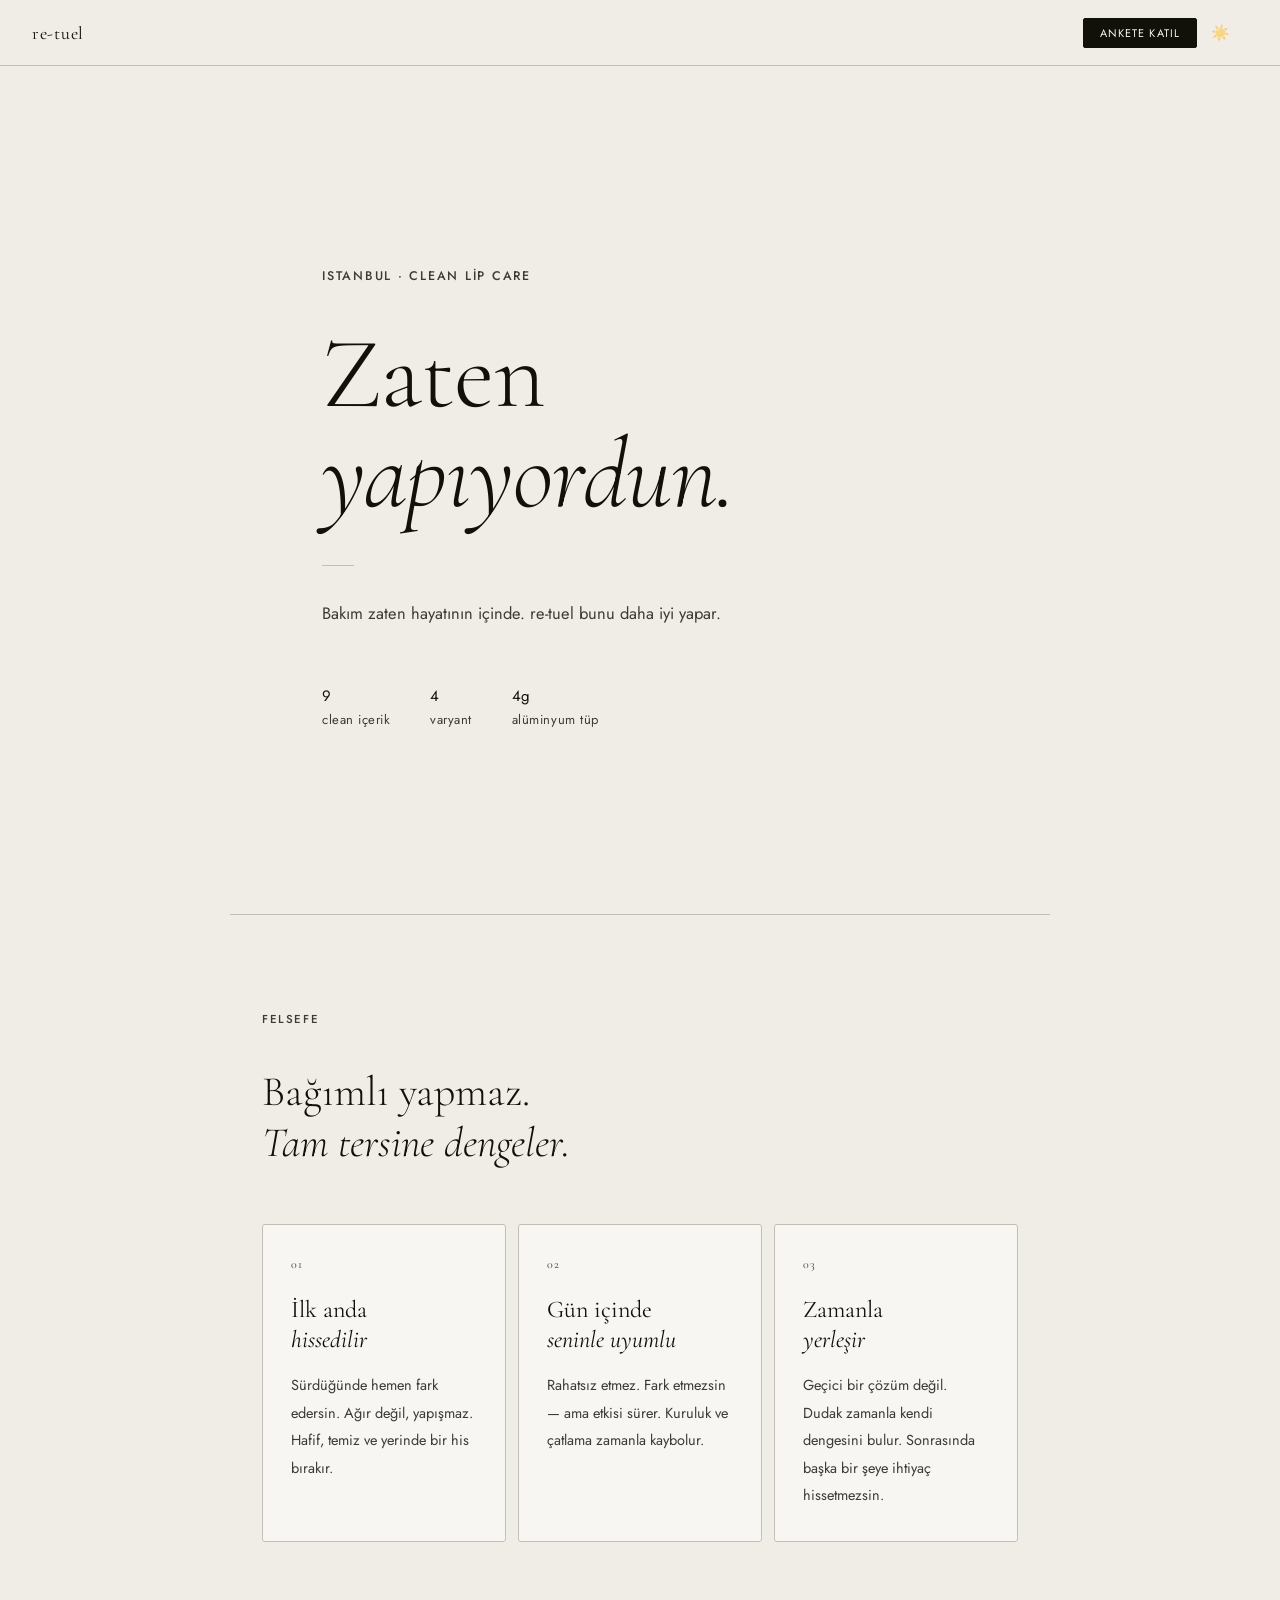
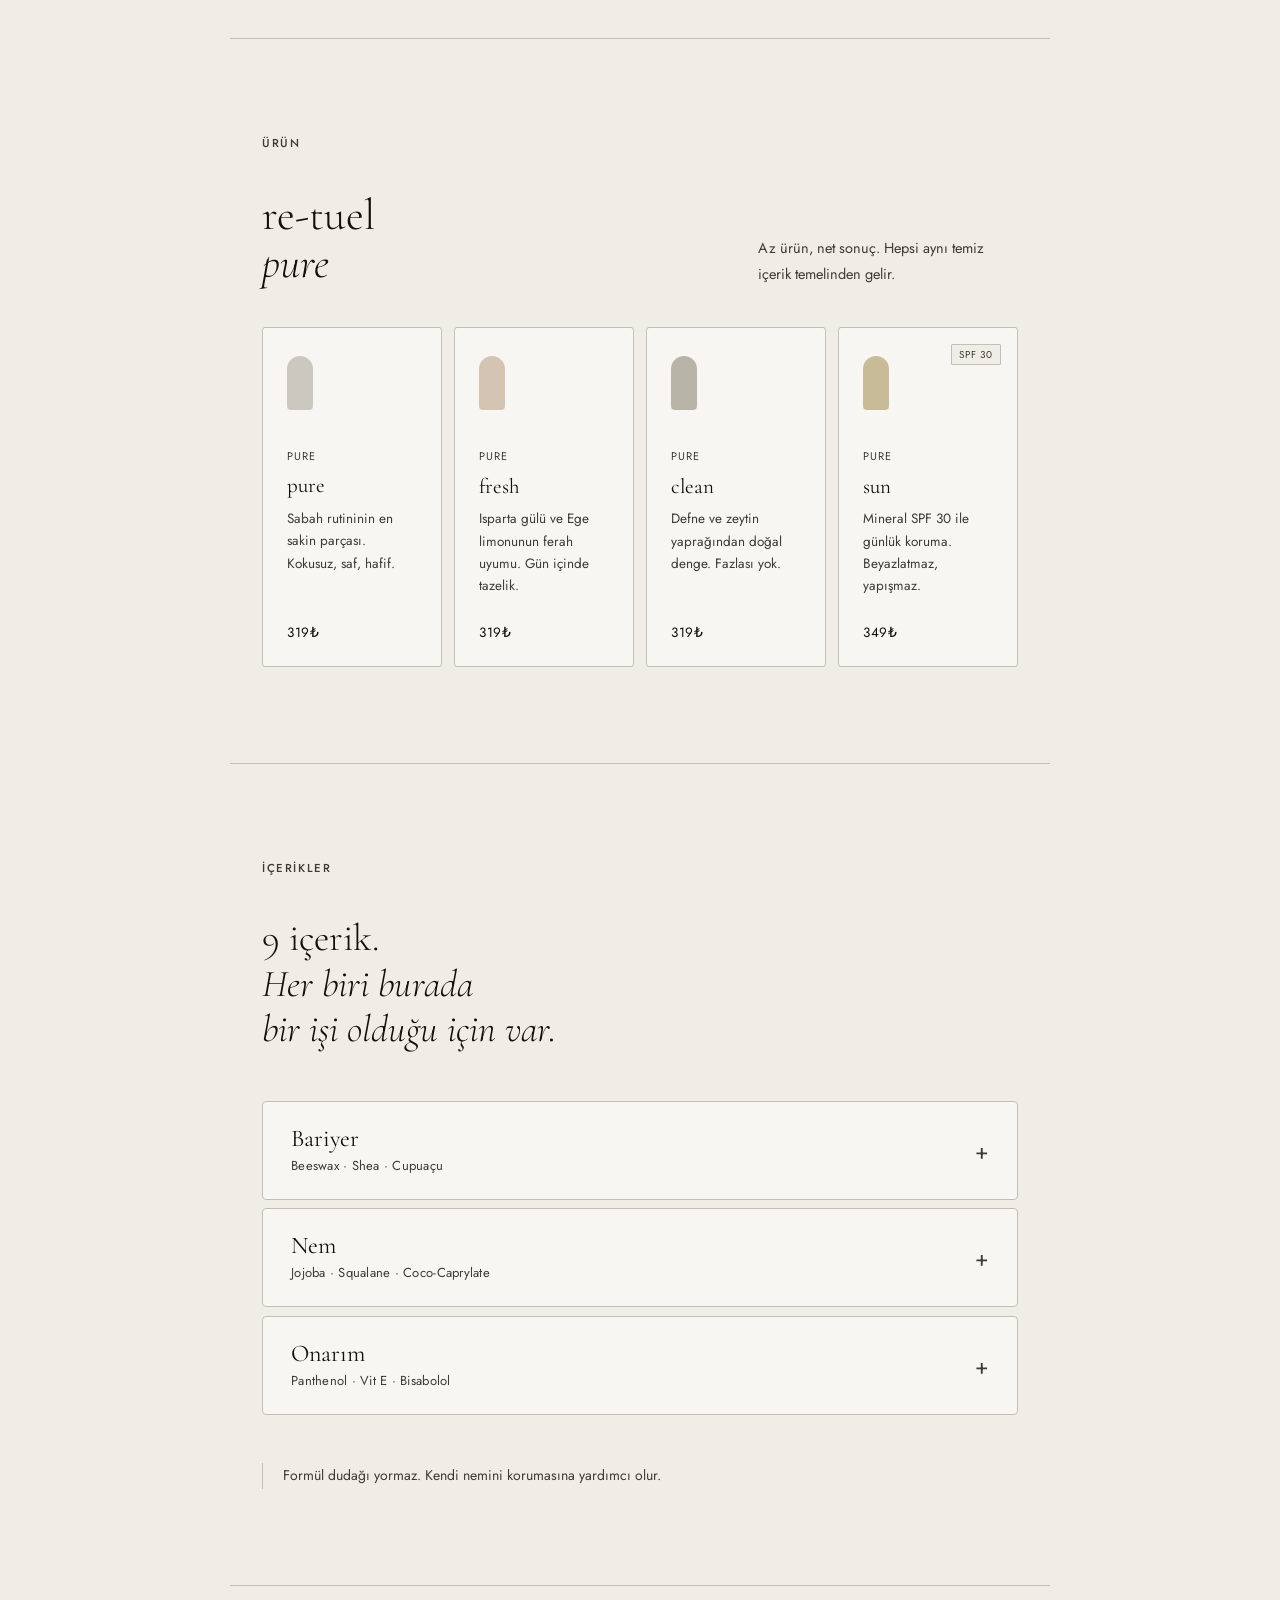
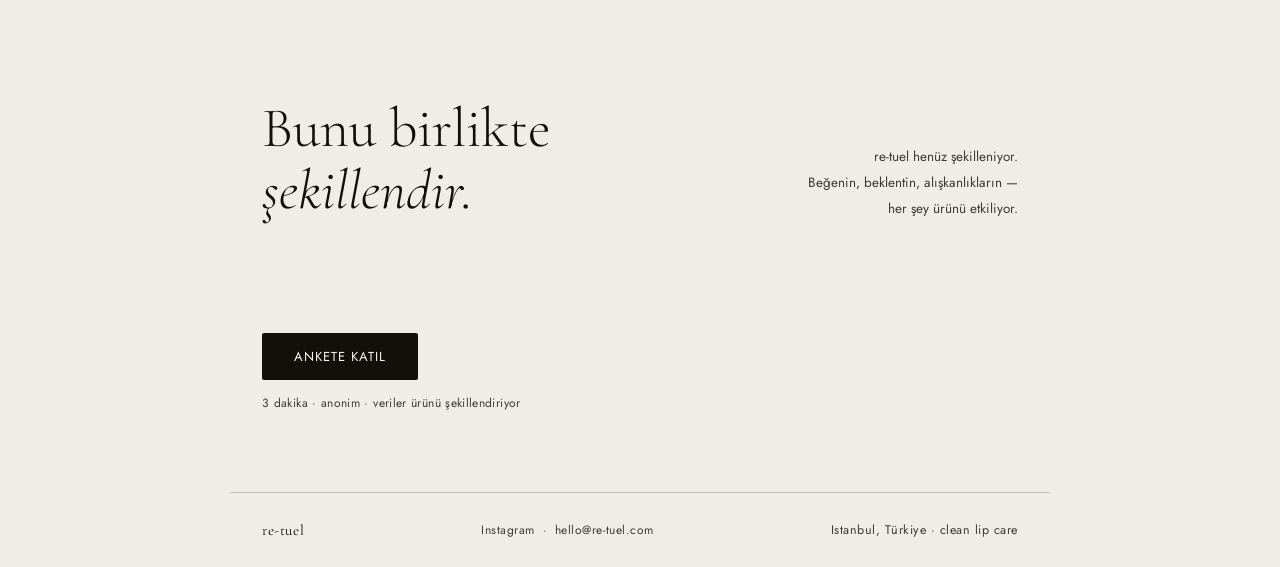
<file: public/index.html>
<!DOCTYPE html>
<html lang="tr">
<head>
<meta charset="UTF-8">
<meta name="viewport" content="width=device-width, initial-scale=1.0">
<title>re-tuel</title>
<meta name="description" content="Az ürün. Net iş. İyi his. Istanbul'dan clean lip care.">
<meta property="og:title" content="re-tuel">
<meta property="og:description" content="Zaten yapıyordun. re-tuel, günlük bakımı sadece biraz daha iyi, daha dengeli hale getirir.">
<meta property="og:type" content="website">
<meta property="og:url" content="https://re-tuel.com">
<meta property="og:site_name" content="re-tuel">
<meta property="og:image" content="https://re-tuel.com/og.png">
<meta property="og:image:width" content="1200">
<meta property="og:image:height" content="630">
<meta property="og:image:type" content="image/png">
<meta name="twitter:card" content="summary_large_image">
<meta name="twitter:title" content="re-tuel">
<meta name="twitter:description" content="Zaten yapıyordun. re-tuel, günlük bakımı sadece biraz daha iyi, daha dengeli hale getirir.">
<meta name="twitter:image" content="https://re-tuel.com/og.png">
<link rel="icon" href="data:image/svg+xml,<svg xmlns='http://www.w3.org/2000/svg' viewBox='0 0 100 100'><text y='.9em' font-size='90'>◌</text></svg>">
<link href="https://fonts.googleapis.com/css2?family=Cormorant+Garamond:ital,wght@0,300;0,400;0,500;1,300;1,400;1,500&family=Jost:wght@300;400;500&display=swap" rel="stylesheet">
<style>

/* ============ TOKENS ============ */
:root {
  --bg:   #f0ede6;
  --sur:  #f8f6f2;
  --txt:  #111109;
  --mut:  #3d3b37;
  --bor:  #c2bfb5;
  --hov:  #eae7e0;
  --err:  #b03a2e;
  --d-bg:  #0f0f0c;
  --d-sur: #1a1a16;
  --d-txt: #f5f3ed;
  --d-mut: #c5c3bc;
  --d-bor: #3a3a34;
  --d-hov: #222220;
}
body.dark {
  --bg: var(--d-bg); --sur: var(--d-sur); --txt: var(--d-txt);
  --mut: var(--d-mut); --bor: var(--d-bor); --hov: var(--d-hov);
}
* { box-sizing: border-box; margin: 0; padding: 0; }
html { scroll-behavior: smooth; }
body {
  font-family: 'Jost', sans-serif;
  font-weight: 400;
  background: var(--bg);
  color: var(--txt);
  min-height: 100vh;
  -webkit-font-smoothing: antialiased;
  transition: background .3s, color .3s;
}

/* ============ NAV ============ */
nav {
  display: flex;
  justify-content: space-between;
  align-items: center;
  padding: 1.1rem 2rem;
  background: var(--bg);
  border-bottom: 0.5px solid var(--bor);
  position: sticky;
  top: 0;
  z-index: 100;
  transition: background .3s, border-color .3s;
}
.logo {
  font-family: 'Cormorant Garamond', serif;
  font-size: 18px;
  font-weight: 400;
  letter-spacing: .04em;
  color: var(--txt);
  text-decoration: none;
  cursor: pointer;
}
.nav-right { display: flex; gap: 10px; align-items: center; }
#survey-nav-btn {
  font-family: 'Jost', sans-serif;
  font-weight: 400;
  font-size: 11px;
  letter-spacing: .1em;
  text-transform: uppercase;
  color: var(--sur);
  background: var(--txt);
  border: 0.5px solid var(--txt);
  border-radius: 2px;
  padding: 6px 16px;
  cursor: pointer;
  transition: opacity .15s;
}
#survey-nav-btn:hover { opacity: .75; }
#theme-tog {
  background: none;
  border: none;
  cursor: pointer;
  font-size: 15px;
  padding: 4px;
  opacity: .5;
  transition: opacity .15s;
}
#theme-tog:hover { opacity: 1; }
#admin-tog { opacity: 0; pointer-events: none; width: 0; padding: 0; overflow: hidden; }
#admin-tog-UNUSED {
  font-family: 'Jost', sans-serif;
  font-weight: 300;
  font-size: 13px;
  letter-spacing: .08em;
  color: var(--mut);
  background: none;
  border: none;
  cursor: pointer;
  padding: 4px 2px;
  opacity: .35;
  transition: opacity .15s;
}
#admin-tog:hover { opacity: 1; }

/* ============ PAGES ============ */
.page { display: none; }
.page.active { display: block; }

/* ============ LANDING ============ */

.hero {
  min-height: calc(100vh - 52px);
  display: flex;
  flex-direction: column;
  justify-content: center;
  padding: 5rem 2rem 4rem;
  max-width: 700px;
  margin: 0 auto;
}
.hero-eyebrow {
  font-size: 12.5px;
  font-weight: 500;
  letter-spacing: .14em;
  text-transform: uppercase;
  color: var(--mut);
  margin-bottom: 2.5rem;
}
.hero-headline {
  font-family: 'Cormorant Garamond', serif;
  font-size: clamp(56px, 9vw, 100px);
  font-weight: 300;
  line-height: 1.0;
  letter-spacing: -.01em;
  margin-bottom: 2.5rem;
}
.hero-headline em { font-style: italic; }
.hero-divider {
  width: 32px;
  height: 0.5px;
  background: var(--bor);
  margin-bottom: 2rem;
}
.hero-body {
  font-size: 16.5px;
  color: var(--mut);
  line-height: 1.9;
  max-width: 420px;
  margin-bottom: 3.5rem;
}
.hero-meta { display: flex; gap: 2.5rem; flex-wrap: wrap; }
.hero-meta-item { font-size: 13px; color: var(--mut); letter-spacing: .04em; }
.hero-meta-item strong { color: var(--txt); font-weight: 400; display: block; font-size: 15px; margin-bottom: 3px; }

/* SECTION base */
section {
  padding: 6rem 2rem;
  max-width: 820px;
  margin: 0 auto;
  border-top: 0.5px solid var(--bor);
}
.sec-label {
  font-size: 11.5px;
  font-weight: 500;
  letter-spacing: .14em;
  text-transform: uppercase;
  color: var(--mut);
  margin-bottom: 2.5rem;
}

/* PHILOSOPHY */
.phil-lead {
  font-family: 'Cormorant Garamond', serif;
  font-size: clamp(28px, 4vw, 42px);
  font-weight: 300;
  line-height: 1.2;
  margin-bottom: 3.5rem;
  max-width: 580px;
}
.phil-lead em { font-style: italic; }
.phil-grid {
  display: grid;
  grid-template-columns: repeat(3, 1fr);
  gap: 12px;
}
.phil-card {
  padding: 2rem 1.75rem;
  background: var(--sur);
  border: 0.5px solid var(--bor);
  border-radius: 3px;
  transition: background .3s, border-color .3s;
}
.phil-num {
  font-family: 'Cormorant Garamond', serif;
  font-size: 12px;
  color: var(--mut);
  margin-bottom: 1.5rem;
  letter-spacing: .06em;
}
.phil-title {
  font-family: 'Cormorant Garamond', serif;
  font-size: 24px;
  font-weight: 400;
  line-height: 1.25;
  margin-bottom: 1rem;
}
.phil-title em { font-style: italic; }
.phil-desc { font-size: 14.5px; color: var(--mut); line-height: 1.9; }

/* PRODUCT */
.prod-intro {
  display: flex;
  justify-content: space-between;
  align-items: flex-end;
  margin-bottom: 2.5rem;
  gap: 2rem;
  flex-wrap: wrap;
}
.prod-title {
  font-family: 'Cormorant Garamond', serif;
  font-size: clamp(28px, 4vw, 44px);
  font-weight: 300;
  line-height: 1.1;
}
.prod-title em { font-style: italic; }
.prod-subtitle { font-size: 14.5px; color: var(--mut); line-height: 1.8; max-width: 260px; }
.prod-grid {
  display: grid;
  grid-template-columns: repeat(4, 1fr);
  gap: 12px;
}
.prod-card {
  background: var(--sur);
  border: 0.5px solid var(--bor);
  border-radius: 3px;
  padding: 1.75rem 1.5rem 1.5rem;
  display: flex;
  flex-direction: column;
  gap: .6rem;
  transition: background .3s, border-color .3s;
  position: relative;
  overflow: hidden;
}
.prod-tube {
  width: 26px;
  height: 54px;
  border-radius: 13px 13px 4px 4px;
  margin-bottom: 1.75rem;
  transition: background .3s;
}
.prod-card.v-pure  .prod-tube { background: #cbc8c0; }
.prod-card.v-fresh .prod-tube { background: #d4c5b2; }
.prod-card.v-clean .prod-tube { background: #b8b5a8; }
.prod-card.v-sun   .prod-tube { background: #c8bc98; }
.prod-variant {
  font-size: 11px;
  letter-spacing: .1em;
  text-transform: uppercase;
  color: var(--mut);
}
.prod-name {
  font-family: 'Cormorant Garamond', serif;
  font-size: 21px;
  font-weight: 400;
  line-height: 1.2;
}
.prod-scent { font-size: 13.5px; color: var(--mut); line-height: 1.65; }
.prod-price {
  margin-top: auto;
  padding-top: 1rem;
  font-size: 13.5px;
  color: var(--txt);
  letter-spacing: .04em;
}
.prod-tag {
  position: absolute;
  top: 1rem;
  right: 1rem;
  font-size: 10px;
  letter-spacing: .08em;
  text-transform: uppercase;
  color: var(--mut);
  background: var(--bg);
  border: 0.5px solid var(--bor);
  padding: 2px 7px;
  border-radius: 1px;
  transition: background .3s;
}

/* INGREDIENTS */
.ing-lead {
  font-family: 'Cormorant Garamond', serif;
  font-size: clamp(24px, 3.5vw, 38px);
  font-weight: 300;
  line-height: 1.2;
  margin-bottom: 3rem;
  max-width: 520px;
}
.ing-lead em { font-style: italic; }
.ing-list {
  display: grid;
  grid-template-columns: repeat(3, 1fr);
  gap: 10px;
}
.ing-item {
  background: var(--sur);
  border: 0.5px solid var(--bor);
  border-radius: 3px;
  padding: 1.4rem 1.4rem 1.2rem;
  transition: background .3s;
}
.ing-name {
  font-size: 15px;
  font-weight: 400;
  color: var(--txt);
  margin-bottom: 7px;
}
.ing-role { font-size: 13.5px; color: var(--mut); line-height: 1.6; }
.ing-note {
  margin-top: 3rem;
  font-size: 14px;
  color: var(--mut);
  line-height: 1.85;
  max-width: 460px;
  padding-left: 1.25rem;
  border-left: 1px solid var(--bor);
}

/* CLOSING */
.closing {
  padding: 7rem 2rem;
  max-width: 820px;
  margin: 0 auto;
  border-top: 0.5px solid var(--bor);
  display: flex;
  align-items: flex-end;
  justify-content: space-between;
  gap: 3rem;
  flex-wrap: wrap;
}
.closing-text {
  font-family: 'Cormorant Garamond', serif;
  font-size: clamp(30px, 5vw, 56px);
  font-weight: 300;
  line-height: 1.1;
  max-width: 560px;
}
.closing-text em { font-style: italic; }
.closing-aside {
  font-size: 13.5px;
  color: var(--mut);
  line-height: 1.9;
  text-align: right;
  white-space: nowrap;
}

/* FOOTER */
footer {
  border-top: 0.5px solid var(--bor);
  padding: 1.75rem 2rem;
  max-width: 820px;
  margin: 0 auto;
  display: flex;
  justify-content: space-between;
  align-items: center;
  flex-wrap: wrap;
  gap: 1rem;
}
.footer-brand {
  font-family: 'Cormorant Garamond', serif;
  font-size: 15px;
  font-weight: 400;
  letter-spacing: .04em;
}
.footer-info { font-size: 12.5px; color: var(--mut); letter-spacing: .04em; }

/* ============ SURVEY PAGE ============ */
.survey-wrap {
  max-width: 540px;
  margin: 0 auto;
  padding: 3rem 1.5rem 6rem;
}
.survey-back {
  display: inline-flex;
  align-items: center;
  gap: 6px;
  font-size: 13px;
  letter-spacing: .07em;
  text-transform: uppercase;
  color: var(--mut);
  background: none;
  border: none;
  cursor: pointer;
  padding: 0;
  margin-bottom: 2.5rem;
  font-family: 'Jost', sans-serif;
  transition: color .15s;
}
.survey-back:hover { color: var(--txt); }

.eyebrow { font-size: 12.5px; font-weight: 500; letter-spacing: .12em; color: var(--mut); text-transform: uppercase; margin-bottom: 14px; }
.top h1 { font-family: 'Cormorant Garamond', serif; font-size: clamp(30px, 5vw, 40px); font-weight: 300; line-height: 1.2; margin-bottom: 12px; }
.top h1 em { font-style: italic; }
.top p { font-size: 15px; color: var(--mut); line-height: 1.8; margin-bottom: 2.5rem; }

.name-input-wrap { margin-bottom: 1.25rem; }
.name-input-wrap input {
  width: 100%; padding: 13px 16px;
  border: 0.5px solid var(--bor); border-radius: 3px;
  font-family: 'Jost', sans-serif; font-weight: 400; font-size: 15px;
  color: var(--txt); background: var(--sur);
  outline: none; transition: border-color .15s, background .3s;
  -webkit-appearance: none;
}
.name-input-wrap input:focus { border-color: var(--txt); }
.name-input-wrap input::placeholder { color: var(--mut); }

.prog-wrap { margin-bottom: 2.25rem; }
.prog-track { height: 2px; background: var(--bor); border-radius: 2px; overflow: hidden; margin-bottom: 8px; }
.prog-bar {
  height: 100%; border-radius: 2px;
  transition: width .5s cubic-bezier(.4,0,.2,1), background-color .4s ease;
}
.prog-label { font-size: 11px; color: var(--mut); letter-spacing: .04em; display: flex; justify-content: space-between; }

.step { display: none; }
.step.active { display: block; animation: stepIn .38s cubic-bezier(0.16,1,0.3,1); }
.step.active.back { animation: stepInBack .38s cubic-bezier(0.16,1,0.3,1); }
@keyframes stepIn { from { opacity: 0; transform: translateX(20px); } to { opacity: 1; transform: translateX(0); } }
@keyframes stepInBack { from { opacity: 0; transform: translateX(-20px); } to { opacity: 1; transform: translateX(0); } }
@keyframes fadeUp { from { opacity: 0; transform: translateY(10px); } to { opacity: 1; transform: translateY(0); } }

.q-cat { font-size: 11px; letter-spacing: .12em; color: var(--mut); text-transform: uppercase; margin-bottom: 10px; }
.q-title { font-family: 'Cormorant Garamond', serif; font-size: 28px; font-weight: 400; line-height: 1.35; margin-bottom: 6px; }
.q-hint { font-size: 14px; color: var(--mut); margin-bottom: 1.5rem; }

.opts { display: flex; flex-direction: column; gap: 7px; }
.opts.grid2 { display: grid; grid-template-columns: repeat(2, 1fr); gap: 7px; }

.opt {
  display: flex; align-items: center; gap: 12px;
  padding: 13px 16px;
  border: 0.5px solid var(--bor); border-radius: 3px;
  background: var(--sur); color: var(--txt);
  font-family: 'Jost', sans-serif; font-weight: 400; font-size: 15px; line-height: 1.45;
  cursor: pointer; user-select: none;
  transition: border-color .12s, background .12s, color .12s, transform .1s;
  -webkit-tap-highlight-color: transparent;
}
.opt:hover { border-color: #b5b2aa; background: var(--hov); }
.opt:active { transform: scale(.98); }
.opt.sel { border-color: var(--txt); background: var(--txt); color: var(--sur); }

.dot { width:15px;height:15px;min-width:15px;border:1.5px solid var(--bor);border-radius:50%;flex-shrink:0;position:relative;transition:border-color .12s; }
.dot::after { content:'';position:absolute;top:50%;left:50%;transform:translate(-50%,-50%);width:6px;height:6px;border-radius:50%;background:transparent;transition:background .12s; }
.opt.sel .dot { border-color:var(--sur); }
.opt.sel .dot::after { background:var(--sur); }

.box { width:15px;height:15px;min-width:15px;border:1.5px solid var(--bor);border-radius:2px;display:flex;align-items:center;justify-content:center;flex-shrink:0;transition:all .12s; }
.box svg { display:none; }
.opt.sel .box { border-color:var(--sur); }
.opt.sel .box svg { display:block; }

textarea {
  width: 100%; padding: 13px 15px;
  border: 0.5px solid var(--bor); border-radius: 3px;
  font-family: 'Jost', sans-serif; font-weight: 400; font-size: 13.5px;
  color: var(--txt); background: var(--sur);
  resize: vertical; min-height: 100px; outline: none; line-height: 1.65;
  transition: border-color .15s, background .3s; -webkit-appearance: none;
}
textarea:focus { border-color: var(--txt); }
textarea::placeholder { color: var(--mut); }

.val-msg { font-size: 12px; color: var(--err); margin-top: 10px; display: none; animation: fadeUp .2s ease; }
.val-msg.show { display: block; }

.btns { display: flex; gap: 8px; margin-top: 2rem; align-items: center; }
.btn {
  padding: 12px 24px;
  border: 0.5px solid var(--bor); border-radius: 3px;
  font-family: 'Jost', sans-serif; font-weight: 400; font-size: 13px;
  letter-spacing: .06em; text-transform: uppercase;
  cursor: pointer; background: var(--sur); color: var(--txt);
  transition: all .15s; -webkit-tap-highlight-color: transparent;
}
.btn:hover { background: var(--hov); border-color: #b5b2aa; }
.btn.pri { background: var(--txt); color: var(--sur); border-color: var(--txt); }
.btn.pri:hover { opacity: .78; }
.btn.ghost { background: transparent; border-color: transparent; color: var(--mut); padding-left: 4px; }
.btn.ghost:hover { color: var(--txt); background: transparent; border-color: transparent; }
.btn:active { transform: scale(.97); }
.btn:disabled { opacity: .4; cursor: not-allowed; transform: none; }
.btn.err-state { background: transparent; border-color: var(--err); color: var(--err); }

.spin { display:inline-block;width:14px;height:14px;border:2px solid var(--bor);border-top-color:var(--txt);border-radius:50%;animation:rotate .6s linear infinite;vertical-align:middle;margin-right:6px; }
.spin-light { border-color:rgba(248,246,242,.2);border-top-color:var(--sur); }
@keyframes rotate { to { transform:rotate(360deg); } }

/* ============ DONE PAGE ============ */
.done-wrap { max-width: 380px; margin: 0 auto; padding: 7rem 1.5rem; text-align: center; }
.done-icon { font-size: 28px; margin-bottom: 2rem; animation: popIn .6s cubic-bezier(.34,1.56,.64,1); display: block; }
@keyframes popIn { from { transform: scale(0) rotate(-10deg); opacity: 0; } to { transform: scale(1) rotate(0deg); opacity: 1; } }
.done-wrap .ey { font-size: 10px; letter-spacing: .14em; color: var(--mut); text-transform: uppercase; margin-bottom: 1rem; }
.done-wrap h2 { font-family: 'Cormorant Garamond', serif; font-size: 40px; font-weight: 300; margin-bottom: 14px; }
.done-wrap p { font-size: 15.5px; color: var(--mut); line-height: 1.8; }
.done-back-btn {
  margin-top: 3rem;
  font-size: 11px; letter-spacing: .1em; text-transform: uppercase;
  color: var(--mut); cursor: pointer;
  background: none; border: none; font-family: 'Jost', sans-serif;
  transition: color .15s;
}
.done-back-btn:hover { color: var(--txt); }

/* ============ ADMIN MODAL ============ */
.modal-bg { display: none; position: fixed; inset: 0; background: rgba(22,22,14,.3); backdrop-filter: blur(3px); z-index: 200; align-items: center; justify-content: center; }
.modal-bg.show { display: flex; }
.modal { background: var(--sur); border: 0.5px solid var(--bor); border-radius: 4px; padding: 2rem; width: 320px; max-width: 90vw; animation: fadeUp .2s ease; }
.modal h3 { font-family: 'Cormorant Garamond', serif; font-size: 22px; font-weight: 400; margin-bottom: 6px; }
.modal p { font-size: 13.5px; color: var(--mut); margin-bottom: 1.25rem; line-height: 1.6; }
.modal input { width: 100%; padding: 12px 15px; border: 0.5px solid var(--bor); border-radius: 3px; font-family: 'Jost', sans-serif; font-weight: 400; font-size: 14px; color: var(--txt); background: var(--bg); outline: none; transition: border-color .15s; }
.modal input:focus { border-color: var(--txt); }
.modal .btns { margin-top: 1.25rem; }
.modal .err-msg { font-size: 12px; color: var(--err); margin-top: 8px; display: none; }

/* ============ ADMIN LAYOUT ============ */
.admin-layout { display: flex; min-height: calc(100vh - 52px); }
.admin-sidebar {
  width: 200px; flex-shrink: 0;
  background: var(--sur); border-right: 0.5px solid var(--bor);
  padding: 1.75rem 0;
  position: sticky; top: 52px; height: calc(100vh - 52px);
  overflow-y: auto;
  transition: background .3s, border-color .3s;
}
.sidebar-section { padding: 0 1rem 1.5rem; }
.sidebar-label { font-size: 9.5px; font-weight: 500; letter-spacing: .12em; text-transform: uppercase; color: var(--mut); margin-bottom: 8px; padding: 0 .5rem; }
.sidebar-item {
  display: flex; align-items: center; gap: 8px;
  padding: 7px 10px; border-radius: 3px;
  font-size: 13px; color: var(--mut);
  cursor: pointer; transition: all .12s;
  border: none; background: none; width: 100%;
  text-align: left; font-family: 'Jost', sans-serif; font-weight: 400; letter-spacing: .02em;
}
.sidebar-item:hover { background: var(--hov); color: var(--txt); }
.sidebar-item.active { background: var(--hov); color: var(--txt); font-weight: 400; }
.sidebar-item .si-icon { font-size: 14px; opacity: .7; width: 18px; }
.sidebar-divider { height: 0.5px; background: var(--bor); margin: .5rem 1rem 1rem; }
.live-dot { width: 6px; height: 6px; background: #4caf50; border-radius: 50%; animation: pulse-dot 2s infinite; margin-left: auto; }
@keyframes pulse-dot { 0%,100%{opacity:1} 50%{opacity:.4} }

.admin-main { flex: 1; padding: 2rem 2rem 5rem; overflow-y: auto; min-width: 0; }
.admin-view { display: none; }
.admin-view.active { display: block; animation: fadeUp .25s ease; }

.view-title { font-family: 'Cormorant Garamond', serif; font-size: 26px; font-weight: 300; margin-bottom: .4rem; }
.view-sub { font-size: 13px; color: var(--mut); margin-bottom: 1.75rem; }

.stat-grid { display: grid; grid-template-columns: repeat(4, 1fr); gap: 8px; margin-bottom: 1.5rem; }
.stat-card { background: var(--sur); border: 0.5px solid var(--bor); border-radius: 3px; padding: 1rem 1rem .9rem; transition: background .3s, border-color .3s; }
.stat-label { font-size: 10.5px; font-weight: 500; letter-spacing: .08em; text-transform: uppercase; color: var(--mut); margin-bottom: 7px; }
.stat-val { font-family: 'Cormorant Garamond', serif; font-size: 32px; font-weight: 300; line-height: 1; }
.stat-val.sm { font-size: 14px; line-height: 1.4; padding-top: 4px; font-family: 'Jost', sans-serif; font-weight: 400; }

.insight-banner { background: var(--txt); color: var(--sur); border-radius: 3px; padding: 1.1rem 1.25rem; margin-bottom: 1.5rem; font-size: 13px; line-height: 1.75; display: none; }
.insight-banner strong { font-weight: 500; }
.ib-title { font-size: 9px; letter-spacing: .12em; text-transform: uppercase; opacity: .5; margin-bottom: 8px; }

.charts-grid { display: grid; grid-template-columns: repeat(2, 1fr); gap: 10px; margin-bottom: 1.5rem; }
.chart-card { background: var(--sur); border: 0.5px solid var(--bor); border-radius: 3px; padding: 1rem 1.1rem; transition: background .3s, border-color .3s; }
.chart-card h4 { font-size: 10px; letter-spacing: .08em; text-transform: uppercase; color: var(--mut); margin-bottom: 14px; }
.bar-row { display: flex; align-items: center; gap: 8px; margin-bottom: 8px; }
.bar-label { font-size: 11.5px; color: var(--txt); min-width: 130px; line-height: 1.3; flex-shrink: 0; }
.bar-track { flex: 1; height: 4px; background: var(--bg); border-radius: 2px; overflow: hidden; }
.bar-fill { height: 100%; background: var(--txt); border-radius: 2px; transition: width .6s ease; }
.bar-num { font-size: 11px; color: var(--mut); min-width: 20px; text-align: right; }
.top-badge { display: inline-block; padding: 1px 6px; background: var(--txt); color: var(--sur); font-size: 9px; letter-spacing: .06em; border-radius: 1px; margin-left: 5px; vertical-align: middle; text-transform: uppercase; }

.trend-card { background: var(--sur); border: 0.5px solid var(--bor); border-radius: 3px; padding: 1rem 1.1rem; margin-bottom: 1.5rem; }
.trend-card h4 { font-size: 10px; letter-spacing: .08em; text-transform: uppercase; color: var(--mut); margin-bottom: 14px; }
.trend-bars { display: flex; align-items: flex-end; gap: 4px; height: 60px; }
.trend-col { display: flex; flex-direction: column; align-items: center; gap: 4px; flex: 1; }
.trend-bar { width: 100%; background: var(--bor); border-radius: 2px 2px 0 0; transition: background .2s; min-height: 2px; }
.trend-bar.has-data { background: var(--txt); }
.trend-day { font-size: 9px; color: var(--mut); text-align: center; }
.trend-num { font-size: 9px; color: var(--mut); }

.open-ends-list { display: flex; flex-direction: column; gap: 8px; }
.open-end-item { background: var(--sur); border: 0.5px solid var(--bor); border-radius: 3px; padding: .9rem 1rem; }
.open-end-name { font-family: 'Cormorant Garamond', serif; font-size: 14px; color: var(--mut); margin-bottom: 4px; }
.open-end-text { font-size: 13px; color: var(--txt); line-height: 1.6; font-style: italic; }

.table-toolbar { display: flex; gap: 8px; margin-bottom: 1rem; flex-wrap: wrap; align-items: center; }
.search-box { flex: 1; min-width: 180px; padding: 8px 12px; border: 0.5px solid var(--bor); border-radius: 3px; font-family: 'Jost', sans-serif; font-weight: 400; font-size: 13px; color: var(--txt); background: var(--sur); outline: none; transition: border-color .15s; }
.search-box:focus { border-color: var(--txt); }
.search-box::placeholder { color: var(--mut); }
.filter-btn { font-size: 11px; padding: 6px 12px; border: 0.5px solid var(--bor); border-radius: 2px; background: var(--sur); color: var(--mut); cursor: pointer; font-family: 'Jost', sans-serif; transition: all .12s; white-space: nowrap; }
.filter-btn:hover { border-color: #b5b2aa; color: var(--txt); }
.filter-btn.active { background: var(--txt); color: var(--sur); border-color: var(--txt); }

.resp-table-wrap { overflow-x: auto; }
.resp-table { width: 100%; border-collapse: collapse; font-size: 13px; }
.resp-table th { font-size: 10.5px; font-weight: 500; letter-spacing: .08em; text-transform: uppercase; color: var(--mut); border-bottom: 0.5px solid var(--bor); padding: 8px 12px; text-align: left; white-space: nowrap; cursor: pointer; user-select: none; }
.resp-table th:hover { color: var(--txt); }
.resp-table th .sort-icon { font-size: 8px; margin-left: 3px; opacity: .5; }
.resp-table td { padding: 10px 12px; border-bottom: 0.5px solid var(--bor); color: var(--txt); vertical-align: top; }
.resp-table tr:hover td { background: var(--hov); cursor: pointer; }
.resp-table tr.new-row td:first-child { border-left: 2px solid var(--txt); }
.resp-table tr.virgin-row td:first-child { border-left: 2px solid var(--mut); }
.tag-sm { display: inline-block; padding: 1px 6px; border: 0.5px solid var(--bor); border-radius: 2px; font-size: 10.5px; color: var(--mut); margin: 1px 2px 1px 0; background: var(--bg); }
.badge-new-sm { display: inline-block; padding: 1px 5px; background: var(--txt); color: var(--sur); font-size: 9px; border-radius: 1px; margin-left: 4px; text-transform: uppercase; letter-spacing: .04em; vertical-align: middle; }
.badge-virgin-sm { display: inline-block; padding: 1px 5px; background: var(--hov); color: var(--mut); border: 0.5px solid var(--bor); font-size: 9px; border-radius: 1px; margin-left: 4px; text-transform: uppercase; letter-spacing: .04em; vertical-align: middle; }

.detail-modal-bg { display: none; position: fixed; inset: 0; background: rgba(22,22,14,.3); backdrop-filter: blur(3px); z-index: 300; align-items: flex-start; justify-content: center; padding: 2rem 1rem; overflow-y: auto; }
.detail-modal-bg.show { display: flex; }
.detail-modal { background: var(--sur); border: 0.5px solid var(--bor); border-radius: 4px; width: 560px; max-width: 100%; animation: fadeUp .2s ease; padding: 2rem; }
.dm-head { display: flex; justify-content: space-between; align-items: flex-start; margin-bottom: 1.5rem; }
.dm-name { font-family: 'Cormorant Garamond', serif; font-size: 26px; font-weight: 300; }
.dm-date { font-size: 11px; color: var(--mut); margin-top: 4px; }
.dm-close { background: none; border: none; cursor: pointer; font-size: 20px; color: var(--mut); padding: 0; line-height: 1; }
.dm-close:hover { color: var(--txt); }
.dm-row { display: flex; gap: 12px; padding: 10px 0; border-bottom: 0.5px solid var(--bor); font-size: 13px; }
.dm-key { color: var(--mut); min-width: 160px; flex-shrink: 0; font-size: 11.5px; padding-top: 1px; }
.dm-val { color: var(--txt); flex: 1; line-height: 1.5; }
.dm-open { font-style: italic; color: var(--mut); font-size: 14px; line-height: 1.6; margin-top: 1rem; padding: 1rem; background: var(--bg); border-radius: 3px; }
.dm-badges { display: flex; gap: 6px; margin-bottom: 1rem; flex-wrap: wrap; }
.badge { display: inline-block; padding: 2px 8px; border-radius: 2px; font-size: 10px; letter-spacing: .06em; text-transform: uppercase; }
.badge-new { background: var(--txt); color: var(--sur); }
.badge-virgin { background: var(--hov); color: var(--mut); border: 0.5px solid var(--bor); }

.segment-grid { display: grid; grid-template-columns: repeat(2, 1fr); gap: 12px; margin-bottom: 1.5rem; }
.segment-card { background: var(--sur); border: 0.5px solid var(--bor); border-radius: 3px; padding: 1.1rem; }
.segment-title { font-size: 10px; letter-spacing: .08em; text-transform: uppercase; color: var(--mut); margin-bottom: 12px; }
.segment-stat { display: flex; justify-content: space-between; align-items: center; margin-bottom: 6px; font-size: 12.5px; }
.segment-key { color: var(--mut); }
.segment-val { font-weight: 400; }

.cross-tab { background: var(--sur); border: 0.5px solid var(--bor); border-radius: 3px; padding: 1.1rem; margin-bottom: 1.5rem; }
.cross-tab h4 { font-size: 10px; letter-spacing: .08em; text-transform: uppercase; color: var(--mut); margin-bottom: 14px; }
.ct-row { display: flex; gap: 8px; margin-bottom: 8px; align-items: center; font-size: 12px; }
.ct-label { min-width: 160px; color: var(--mut); flex-shrink: 0; }
.ct-bars { flex: 1; display: flex; flex-direction: column; gap: 3px; }
.ct-bar-row { display: flex; align-items: center; gap: 6px; }
.ct-bar-label { font-size: 10.5px; color: var(--mut); min-width: 80px; }
.ct-bar-track { flex: 1; height: 3px; background: var(--bg); border-radius: 2px; overflow: hidden; }
.ct-bar-fill { height: 100%; background: var(--txt); border-radius: 2px; }
.ct-bar-num { font-size: 10px; color: var(--mut); min-width: 16px; text-align: right; }

.empty-state { text-align: center; padding: 4rem 0; }
.empty-state h3 { font-family: 'Cormorant Garamond', serif; font-size: 24px; font-weight: 300; margin-bottom: 8px; }
.empty-state p { font-size: 13.5px; color: var(--mut); }

.persona-card { background: var(--txt); color: var(--sur); border-radius: 3px; padding: 1.2rem 1.5rem; margin-bottom: 1.5rem; }
.persona-label { font-size: 9.5px; letter-spacing: .1em; text-transform: uppercase; opacity: .55; margin-bottom: 10px; }
.persona-tags { display: flex; gap: 6px; flex-wrap: wrap; }
.persona-tag { font-size: 11px; padding: 3px 9px; border: 0.5px solid rgba(255,255,255,.25); border-radius: 2px; opacity: .9; }

.oe-header { display: flex; justify-content: space-between; align-items: flex-start; gap: 8px; margin-bottom: 6px; }
.oe-meta { flex: 1; }
.oe-ctx { display: flex; gap: 5px; flex-wrap: wrap; margin-top: 4px; }
.oe-ctx-tag { font-size: 10px; padding: 1px 6px; border: 0.5px solid var(--bor); border-radius: 2px; color: var(--mut); background: var(--bg); }
.copy-btn { background: none; border: 0.5px solid var(--bor); cursor: pointer; font-size: 10.5px; color: var(--mut); padding: 3px 8px; border-radius: 2px; transition: all .12s; white-space: nowrap; flex-shrink: 0; font-family: 'Jost', sans-serif; }
.copy-btn:hover { background: var(--hov); color: var(--txt); border-color: var(--txt); }
.copy-btn.copied { color: var(--txt); border-color: var(--txt); }

/* ============ ACCORDION ============ */
.ing-accordion { display: flex; flex-direction: column; gap: 8px; }
.ing-acc-item {
  background: var(--sur); border: 0.5px solid var(--bor); border-radius: 4px;
  overflow: hidden; transition: background .3s, border-color .3s;
}
.ing-acc-header {
  display: flex; justify-content: space-between; align-items: center;
  padding: 1.5rem 1.75rem; cursor: pointer; user-select: none;
  transition: background .15s;
}
.ing-acc-header:hover { background: var(--hov); }
.ing-acc-label {
  font-family: 'Cormorant Garamond', serif;
  font-size: 24px; font-weight: 400; line-height: 1.1; margin-bottom: 4px;
}
.ing-acc-sub { font-size: 13px; color: var(--mut); letter-spacing: .02em; }
.ing-acc-icon {
  font-size: 22px; color: var(--mut); line-height: 1;
  transition: transform .35s cubic-bezier(.4,0,.2,1), color .15s;
  flex-shrink: 0; margin-left: 1rem;
}
.ing-acc-item.open .ing-acc-icon { transform: rotate(45deg); color: var(--txt); }
.ing-acc-body {
  max-height: 0; overflow: hidden;
  transition: max-height .55s cubic-bezier(0.16,1,0.3,1), padding .55s cubic-bezier(0.16,1,0.3,1);
  padding: 0 1.75rem;
}
.ing-acc-item.open .ing-acc-body { max-height: 300px; padding-bottom: 1.5rem; }
.ing-acc-row {
  display: flex; justify-content: space-between; align-items: baseline;
  padding: 10px 0; border-bottom: 0.5px solid var(--bor);
}
.ing-acc-row:last-child { border-bottom: none; }
.ing-acc-name { font-size: 14.5px; font-weight: 400; color: var(--txt); }
.ing-acc-role { font-size: 13px; color: var(--mut); text-align: right; max-width: 60%; line-height: 1.4; }

/* ============ CLOSING CTA ============ */
.closing-cta {
  max-width: 820px; margin: 0 auto;
  padding: 0 2rem 5rem;
  display: flex; flex-direction: column; align-items: flex-start; gap: 14px;
}
.closing-survey-btn {
  font-family: 'Jost', sans-serif; font-weight: 400;
  font-size: 13px; letter-spacing: .08em; text-transform: uppercase;
  color: var(--sur); background: var(--txt); border: none;
  border-radius: 2px; padding: 14px 32px; cursor: pointer;
  transition: opacity .15s; -webkit-tap-highlight-color: transparent;
}
.closing-survey-btn:hover { opacity: .75; }
.closing-cta-note { font-size: 12px; color: var(--mut); letter-spacing: .03em; }

/* ============ FOOTER LINKS ============ */
.footer-links { display: flex; align-items: center; gap: 8px; }
.footer-link {
  font-size: 12px; color: var(--mut); text-decoration: none;
  letter-spacing: .04em; transition: color .15s;
}
.footer-link:hover { color: var(--txt); }
.footer-dot { font-size: 12px; color: var(--mut); }

/* ============ STAR ============ */
.star-btn { background:none; border:none; cursor:pointer; font-size:15px; padding:2px 5px; opacity:.25; transition:opacity .15s,transform .15s; line-height:1; flex-shrink:0; }
.star-btn:hover { opacity:.6; }
.star-btn.starred { opacity:1; }
.star-btn:active { transform:scale(1.3); }

/* ============ REFRESH INDICATOR ============ */
.refresh-strip { display:flex; justify-content:space-between; align-items:center; margin-bottom:1.25rem; }
.refresh-info { font-size:11.5px; color:var(--mut); }
.refresh-countdown { font-size:11px; color:var(--mut); opacity:.6; }
.refresh-bar { height:2px; background:var(--bor); border-radius:1px; overflow:hidden; margin-bottom:1.5rem; }
.refresh-bar-fill { height:100%; background:var(--txt); border-radius:1px; width:100%; transition:width 1s linear; }

/* ============ MOBILE ADMIN NAV ============ */
.admin-mob-bar { display:none; align-items:center; gap:10px; padding:.75rem 1rem; border-bottom:0.5px solid var(--bor); background:var(--sur); position:sticky; top:52px; z-index:90; }
.admin-mob-menu { background:none; border:0.5px solid var(--bor); border-radius:3px; padding:5px 9px; cursor:pointer; font-size:16px; color:var(--txt); line-height:1; }
.admin-mob-title { font-size:13px; font-weight:400; color:var(--txt); letter-spacing:.02em; }
.admin-overlay { display:none; position:fixed; inset:0; background:rgba(22,22,14,.35); z-index:95; }
.admin-overlay.show { display:block; }

/* ============ SCROLL REVEAL ============ */
.reveal {
  opacity: 0; transform: translateY(24px);
  transition: opacity .9s cubic-bezier(0.16,1,0.3,1), transform .9s cubic-bezier(0.16,1,0.3,1);
  will-change: opacity, transform;
}
.reveal.visible { opacity: 1; transform: translateY(0); }
.phil-card.reveal:nth-child(2) { transition-delay: .12s; }
.phil-card.reveal:nth-child(3) { transition-delay: .24s; }
.prod-card.reveal:nth-child(2) { transition-delay: .1s; }
.prod-card.reveal:nth-child(3) { transition-delay: .2s; }
.prod-card.reveal:nth-child(4) { transition-delay: .3s; }
.ing-acc-item.reveal:nth-child(2) { transition-delay: .12s; }
.ing-acc-item.reveal:nth-child(3) { transition-delay: .24s; }

/* ============ MOBILE ============ */
@media (max-width: 700px) {
  nav { padding: 1rem 1.25rem; }
  .hero { padding: 3.5rem 1.25rem 3rem; min-height: auto; }
  section { padding: 3.5rem 1.25rem; }
  .phil-grid { grid-template-columns: 1fr; gap: 2px; }
  .phil-card:first-child { border-radius: 3px 3px 0 0; }
  .phil-card:last-child { border-radius: 0 0 3px 3px; }
  .prod-grid { grid-template-columns: repeat(2, 1fr); }
  .prod-intro { flex-direction: column; align-items: flex-start; gap: 1rem; }
  .ing-list { grid-template-columns: repeat(2, 1fr); gap: 8px; }
  .closing { padding: 4rem 1.25rem; flex-direction: column; align-items: flex-start; }
  .closing-aside { text-align: left; }
  footer { padding: 1.5rem 1.25rem; }
  .survey-wrap { padding: 2rem 1.25rem 5rem; }
  .admin-mob-bar { display:flex; }
  .admin-sidebar { position:fixed; top:52px; left:-220px; height:calc(100vh - 52px); z-index:100; width:200px; box-shadow:4px 0 24px rgba(22,22,14,.12); transition:left .35s cubic-bezier(0.16,1,0.3,1); }
  .admin-sidebar.open { left:0; }
  .admin-main { padding: 1.25rem 1rem 4rem; }
  .stat-grid { grid-template-columns: repeat(2, 1fr); }
  .charts-grid { grid-template-columns: 1fr; }
  .segment-grid { grid-template-columns: 1fr; }
  .opts.grid2 { grid-template-columns: 1fr; }
  .dm-row { flex-direction: column; gap: 4px; }
  .dm-key { min-width: auto; }
  .bar-label { min-width: 90px; font-size: 12px; }
  /* Mobile font size boosts */
  .hero-body { font-size: 15px; }
  .phil-desc { font-size: 14px; }
  .prod-subtitle { font-size: 13px; }
  .prod-scent { font-size: 12.5px; }
  .ing-role { font-size: 12.5px; }
  .opt { font-size: 15px; padding: 14px 15px; }
  .q-title { font-size: 26px; }
  .top p { font-size: 14.5px; }
}
@media (max-width: 480px) {
  .stat-grid { grid-template-columns: 1fr 1fr; }
  .ing-list { grid-template-columns: 1fr; gap: 8px; }
  .prod-grid { grid-template-columns: 1fr 1fr; }
}
</style>
</head>
<body>

<nav>
  <span class="logo" id="nav-logo">re-tuel</span>
  <div class="nav-right">
    <button id="survey-nav-btn">ankete katıl</button>
    <button id="theme-tog" title="Tema değiştir">☀️</button>
    <button id="admin-tog">···</button>
  </div>
</nav>

<!-- Admin Şifre Modal -->
<div class="modal-bg" id="modal-bg">
  <div class="modal">
    <h3>Admin Girişi</h3>
    <p>Yanıtları görüntülemek için şifreyi gir.</p>
    <input type="password" id="admin-pw" placeholder="şifre" autocomplete="off">
    <div class="err-msg" id="pw-err">Şifre yanlış.</div>
    <div class="btns">
      <button class="btn ghost" id="modal-cancel">iptal</button>
      <button class="btn pri" id="modal-ok">giriş</button>
    </div>
  </div>
</div>

<!-- Yanıt Detay Modal -->
<div class="detail-modal-bg" id="detail-modal-bg">
  <div class="detail-modal" id="detail-modal-content"></div>
</div>

<main>

<!-- ===== LANDING ===== -->
<div class="page active" id="page-landing">

  <div class="hero">
    <div class="hero-eyebrow">Istanbul · clean lip care</div>
    <h1 class="hero-headline">
      Zaten<br>
      <em>yapıyordun.</em>
    </h1>
    <div class="hero-divider"></div>
    <p class="hero-body">
      Bakım zaten hayatının içinde. re-tuel bunu daha iyi yapar.
    </p>
    <div class="hero-meta">
      <div class="hero-meta-item"><strong>9</strong>clean içerik</div>
      <div class="hero-meta-item"><strong>4</strong>varyant</div>
      <div class="hero-meta-item"><strong>4g</strong>alüminyum tüp</div>
    </div>
  </div>

  <section id="felsefe">
    <div class="sec-label">felsefe</div>
    <p class="phil-lead">
      Bağımlı yapmaz.<br>
      <em>Tam tersine dengeler.</em>
    </p>
    <div class="phil-grid">
      <div class="phil-card reveal">
        <div class="phil-num">01</div>
        <div class="phil-title">İlk anda<br><em>hissedilir</em></div>
        <p class="phil-desc">Sürdüğünde hemen fark edersin. Ağır değil, yapışmaz. Hafif, temiz ve yerinde bir his bırakır.</p>
      </div>
      <div class="phil-card reveal">
        <div class="phil-num">02</div>
        <div class="phil-title">Gün içinde<br><em>seninle uyumlu</em></div>
        <p class="phil-desc">Rahatsız etmez. Fark etmezsin — ama etkisi sürer. Kuruluk ve çatlama zamanla kaybolur.</p>
      </div>
      <div class="phil-card reveal">
        <div class="phil-num">03</div>
        <div class="phil-title">Zamanla<br><em>yerleşir</em></div>
        <p class="phil-desc">Geçici bir çözüm değil. Dudak zamanla kendi dengesini bulur. Sonrasında başka bir şeye ihtiyaç hissetmezsin.</p>
      </div>
    </div>
  </section>

  <section id="urun">
    <div class="sec-label">ürün</div>
    <div class="prod-intro">
      <div>
        <h2 class="prod-title">re-tuel<br><em>pure</em></h2>
      </div>
      <p class="prod-subtitle">Az ürün, net sonuç. Hepsi aynı temiz içerik temelinden gelir.</p>
    </div>
    <div class="prod-grid">
      <div class="prod-card v-pure reveal">
        <div class="prod-tube"></div>
        <div class="prod-variant">pure</div>
        <div class="prod-name">pure</div>
        <div class="prod-scent">Sabah rutininin en sakin parçası. Kokusuz, saf, hafif.</div>
        <div class="prod-price">319₺</div>
      </div>
      <div class="prod-card v-fresh">
        <div class="prod-tube"></div>
        <div class="prod-variant">pure</div>
        <div class="prod-name">fresh</div>
        <div class="prod-scent">Isparta gülü ve Ege limonunun ferah uyumu. Gün içinde tazelik.</div>
        <div class="prod-price">319₺</div>
      </div>
      <div class="prod-card v-clean">
        <div class="prod-tube"></div>
        <div class="prod-variant">pure</div>
        <div class="prod-name">clean</div>
        <div class="prod-scent">Defne ve zeytin yaprağından doğal denge. Fazlası yok.</div>
        <div class="prod-price">319₺</div>
      </div>
      <div class="prod-card v-sun">
        <div class="prod-tag">SPF 30</div>
        <div class="prod-tube"></div>
        <div class="prod-variant">pure</div>
        <div class="prod-name">sun</div>
        <div class="prod-scent">Mineral SPF 30 ile günlük koruma. Beyazlatmaz, yapışmaz.</div>
        <div class="prod-price">349₺</div>
      </div>
    </div>
  </section>

  <section id="icerik">
    <div class="sec-label">içerikler</div>
    <p class="ing-lead">
      9 içerik.<br>
      <em>Her biri burada<br>bir işi olduğu için var.</em>
    </p>
    <div class="ing-accordion">
      <div class="ing-acc-item reveal" data-acc>
        <div class="ing-acc-header">
          <div>
            <div class="ing-acc-label">Bariyer</div>
            <div class="ing-acc-sub">Beeswax · Shea · Cupuaçu</div>
          </div>
          <span class="ing-acc-icon">+</span>
        </div>
        <div class="ing-acc-body">
          <div class="ing-acc-row"><span class="ing-acc-name">Beeswax</span><span class="ing-acc-role">yapıyı oluşturur, koruyucu bariyer sağlar</span></div>
          <div class="ing-acc-row"><span class="ing-acc-name">Shea Butter</span><span class="ing-acc-role">derin ve kalıcı nem verir</span></div>
          <div class="ing-acc-row"><span class="ing-acc-name">Cupuaçu Butter</span><span class="ing-acc-role">nemi tutmaya yardımcı olur, yumuşaklık sağlar</span></div>
        </div>
      </div>
      <div class="ing-acc-item reveal" data-acc>
        <div class="ing-acc-header">
          <div>
            <div class="ing-acc-label">Nem</div>
            <div class="ing-acc-sub">Jojoba · Squalane · Coco-Caprylate</div>
          </div>
          <span class="ing-acc-icon">+</span>
        </div>
        <div class="ing-acc-body">
          <div class="ing-acc-row"><span class="ing-acc-name">Jojoba Oil</span><span class="ing-acc-role">hafif ve dengeli bakım sunar</span></div>
          <div class="ing-acc-row"><span class="ing-acc-name">Squalane</span><span class="ing-acc-role">ipeksi bir his bırakır</span></div>
          <div class="ing-acc-row"><span class="ing-acc-name">Coco-Caprylate</span><span class="ing-acc-role">dokuyu akıcı ve konforlu yapar</span></div>
        </div>
      </div>
      <div class="ing-acc-item reveal" data-acc>
        <div class="ing-acc-header">
          <div>
            <div class="ing-acc-label">Onarım</div>
            <div class="ing-acc-sub">Panthenol · Vit E · Bisabolol</div>
          </div>
          <span class="ing-acc-icon">+</span>
        </div>
        <div class="ing-acc-body">
          <div class="ing-acc-row"><span class="ing-acc-name">Panthenol (B5)</span><span class="ing-acc-role">onarımı destekler</span></div>
          <div class="ing-acc-row"><span class="ing-acc-name">Tocopherol (Vit E)</span><span class="ing-acc-role">antioksidan koruma sağlar</span></div>
          <div class="ing-acc-row"><span class="ing-acc-name">Bisabolol</span><span class="ing-acc-role">hassasiyeti yatıştırır</span></div>
        </div>
      </div>
    </div>
    <p class="ing-note">
      Formül dudağı yormaz. Kendi nemini korumasına yardımcı olur.
    </p>
  </section>

  <div class="closing reveal">
    <h2 class="closing-text">
      Bunu birlikte<br>
      <em>şekillendir.</em>
    </h2>
    <div class="closing-aside">
      re-tuel henüz şekilleniyor.<br>
      Beğenin, beklentin, alışkanlıkların —<br>
      her şey ürünü etkiliyor.
    </div>
  </div>
  <div class="closing-cta reveal">
    <button class="closing-survey-btn" id="closing-survey-btn">ankete katıl</button>
    <span class="closing-cta-note">3 dakika · anonim · veriler ürünü şekillendiriyor</span>
  </div>

  <footer>
    <span class="footer-brand">re-tuel</span>
    <div class="footer-links">
      <a href="https://www.instagram.com/retuel.co/" target="_blank" rel="noopener" class="footer-link">Instagram</a>
      <span class="footer-dot">·</span>
      <a href="mailto:hello@re-tuel.com" class="footer-link">hello@re-tuel.com</a>
    </div>
    <span class="footer-info">Istanbul, Türkiye · clean lip care</span>
  </footer>

</div>
<!-- /landing -->

<!-- ===== SURVEY ===== -->
<div class="page" id="page-survey">
<div class="survey-wrap">

  <button class="survey-back" id="survey-back-btn">← geri dön</button>

  <!-- Step 0: İsim -->
  <div class="step active" id="step-0">
    <div class="top">
      <div class="eyebrow">re-tuel · kullanıcı anketi</div>
      <h1>Seni tanımak<br><em>istiyoruz.</em></h1>
      <p>Birkaç soru — 3 dakika sürer. Yanıtların ürünü şekillendiriyor.</p>
    </div>
    <div class="name-input-wrap">
      <input type="text" id="nameInput" placeholder="Adın" autocomplete="given-name" autocorrect="off" autocapitalize="words" />
    </div>
    <div class="btns"><button class="btn pri" id="start-btn">başla</button></div>
  </div>

  <div class="prog-wrap" id="progWrap" style="display:none">
    <div class="prog-track"><div class="prog-bar" id="pb" style="width:8%"></div></div>
    <div class="prog-label"><span id="plbl">1 / 12</span><span class="prog-pct" id="ppct">8%</span></div>
  </div>

  <!-- Step age: Yaş grubu (tek seçim, auto-advance) -->
  <div class="step" id="step-age">
    <div class="q-cat">hakkında</div>
    <div class="q-title">Kaç yaşındasın?</div>
    <div class="opts">
      <div class="opt" data-q="age" data-v="18–24" data-type="radio" data-auto-next="1"><div class="dot"></div><span>18–24</span></div>
      <div class="opt" data-q="age" data-v="25–32" data-type="radio" data-auto-next="1"><div class="dot"></div><span>25–32</span></div>
      <div class="opt" data-q="age" data-v="33–40" data-type="radio" data-auto-next="1"><div class="dot"></div><span>33–40</span></div>
      <div class="opt" data-q="age" data-v="41+" data-type="radio" data-auto-next="1"><div class="dot"></div><span>41+</span></div>
    </div>
    <div class="val-msg" id="val-age">Lütfen bir seçenek işaretle.</div>
    <div class="btns"><button class="btn ghost" id="age-prev">geri</button><button class="btn pri" id="age-next">devam</button></div>
  </div>

  <!-- Step 1: Rutin (çoklu seçim) -->
  <div class="step" id="step-1">
    <div class="q-cat">günlük rutin</div>
    <div class="q-title">Dudak bakımını genellikle ne zaman yaparsın?</div>
    <div class="q-hint">Birden fazla seçebilirsin</div>
    <div class="opts grid2">
      <div class="opt" data-q="1" data-v="Sabah rutini" data-type="check" data-excl="false"><div class="box"><svg width="10" height="8" viewBox="0 0 10 8" fill="none"><path d="M1 4l3 3 5-6" stroke="currentColor" stroke-width="1.5" stroke-linecap="round" stroke-linejoin="round"/></svg></div><span>Sabah rutini</span></div>
      <div class="opt" data-q="1" data-v="Gece yatmadan" data-type="check" data-excl="false"><div class="box"><svg width="10" height="8" viewBox="0 0 10 8" fill="none"><path d="M1 4l3 3 5-6" stroke="currentColor" stroke-width="1.5" stroke-linecap="round" stroke-linejoin="round"/></svg></div><span>Gece yatmadan</span></div>
      <div class="opt" data-q="1" data-v="Dışarı çıkmadan" data-type="check" data-excl="false"><div class="box"><svg width="10" height="8" viewBox="0 0 10 8" fill="none"><path d="M1 4l3 3 5-6" stroke="currentColor" stroke-width="1.5" stroke-linecap="round" stroke-linejoin="round"/></svg></div><span>Dışarı çıkmadan</span></div>
      <div class="opt" data-q="1" data-v="Anlık ihtiyaç" data-type="check" data-excl="false"><div class="box"><svg width="10" height="8" viewBox="0 0 10 8" fill="none"><path d="M1 4l3 3 5-6" stroke="currentColor" stroke-width="1.5" stroke-linecap="round" stroke-linejoin="round"/></svg></div><span>Anlık ihtiyaçta</span></div>
      <div class="opt" data-q="1" data-v="Hiç yapmıyorum" data-type="check" data-excl="true"><div class="box"><svg width="10" height="8" viewBox="0 0 10 8" fill="none"><path d="M1 4l3 3 5-6" stroke="currentColor" stroke-width="1.5" stroke-linecap="round" stroke-linejoin="round"/></svg></div><span>Hiç yapmıyorum</span></div>
    </div>
    <div class="val-msg" id="val-1">Lütfen en az bir seçenek işaretle.</div>
    <div class="btns"><button class="btn ghost" id="q1-prev">geri</button><button class="btn pri" id="q1-next">devam</button></div>
  </div>

  <!-- Step usage: Kullanıyor musun? (tek seçim, auto-advance) -->
  <div class="step" id="step-usage">
    <div class="q-cat">kullanım</div>
    <div class="q-title">Lip balm düzenli kullanıyor musun?</div>
    <div class="opts">
      <div class="opt" data-q="usage" data-v="Evet" data-type="radio" data-auto-next="freq"><div class="dot"></div><span>Evet, düzenli kullanırım</span></div>
      <div class="opt" data-q="usage" data-v="Hayır" data-type="radio" data-auto-next="2"><div class="dot"></div><span>Hayır, bazen ya da hiç</span></div>
    </div>
    <div class="val-msg" id="val-usage">Lütfen bir seçenek işaretle.</div>
    <div class="btns"><button class="btn ghost" id="usage-prev">geri</button><button class="btn pri" id="usage-next">devam</button></div>
  </div>

  <!-- Step freq: Günde kaç kez? (tek seçim, auto-advance, sadece "Evet" sonrası) -->
  <div class="step" id="step-freq">
    <div class="q-cat">kullanım sıklığı</div>
    <div class="q-title">Günde ortalama kaç kez sürersin?</div>
    <div class="opts">
      <div class="opt" data-q="freq" data-v="1 kez" data-type="radio" data-auto-next="2"><div class="dot"></div><span>Günde 1 kez</span></div>
      <div class="opt" data-q="freq" data-v="2 kez" data-type="radio" data-auto-next="2"><div class="dot"></div><span>Günde 2 kez</span></div>
      <div class="opt" data-q="freq" data-v="3–4 kez" data-type="radio" data-auto-next="2"><div class="dot"></div><span>Günde 3–4 kez</span></div>
      <div class="opt" data-q="freq" data-v="5+ kez" data-type="radio" data-auto-next="2"><div class="dot"></div><span>5 veya daha fazla</span></div>
    </div>
    <div class="val-msg" id="val-freq">Lütfen bir seçenek işaretle.</div>
    <div class="btns"><button class="btn ghost" id="freq-prev">geri</button><button class="btn pri" id="freq-next">devam</button></div>
  </div>

  <!-- Step 2: Mevcut ürün (tek seçim, auto-advance) -->
  <div class="step" id="step-2">
    <div class="q-cat">mevcut ürün</div>
    <div class="q-title">Dudakların için şu an ne kullanıyorsun?</div>
    <div class="opts">
      <div class="opt" data-q="2" data-v="Eczane / medikal ürün" data-type="radio" data-auto-next="3a"><div class="dot"></div><span>Eczane / medikal ürün (Vaseline, Bepanthol gibi)</span></div>
      <div class="opt" data-q="2" data-v="Renkli / parlak ürün" data-type="radio" data-auto-next="3a"><div class="dot"></div><span>Renkli / parlak bir şey (ruj, gloss)</span></div>
      <div class="opt" data-q="2" data-v="Organik / doğal ürün" data-type="radio" data-auto-next="3a"><div class="dot"></div><span>Organik / doğal bir ürün</span></div>
      <div class="opt" data-q="2" data-v="Market / eczane lip balm" data-type="radio" data-auto-next="3a"><div class="dot"></div><span>Market / eczane lip balm</span></div>
      <div class="opt" data-q="2" data-v="Hiçbir şey kullanmıyorum" data-type="radio" data-auto-next="3b" id="opt-virgin"><div class="dot"></div><span>Hiçbir şey kullanmıyorum</span></div>
    </div>
    <div class="val-msg" id="val-2">Lütfen bir seçenek işaretle.</div>
    <div class="btns"><button class="btn ghost" id="q2-prev">geri</button><button class="btn pri" id="q2-next">devam</button></div>
  </div>

  <!-- Step 3a: Şikayet - kullananlar (çoklu seçim) -->
  <div class="step" id="step-3a">
    <div class="q-cat">mevcut şikayet</div>
    <div class="q-title">Kullandığın ürün seni neden tam tatmin etmiyor?</div>
    <div class="q-hint">Birden fazla seçebilirsin</div>
    <div class="opts">
      <div class="opt" data-q="3" data-v="Etkisi kısa sürüyor" data-type="check" data-excl="false"><div class="box"><svg width="10" height="8" viewBox="0 0 10 8" fill="none"><path d="M1 4l3 3 5-6" stroke="currentColor" stroke-width="1.5" stroke-linecap="round" stroke-linejoin="round"/></svg></div><span>Etkisi kısa sürüyor</span></div>
      <div class="opt" data-q="3" data-v="Ağır / yapışkan his" data-type="check" data-excl="false"><div class="box"><svg width="10" height="8" viewBox="0 0 10 8" fill="none"><path d="M1 4l3 3 5-6" stroke="currentColor" stroke-width="1.5" stroke-linecap="round" stroke-linejoin="round"/></svg></div><span>Ağır / yapışkan his</span></div>
      <div class="opt" data-q="3" data-v="İçeriği güvenilir değil" data-type="check" data-excl="false"><div class="box"><svg width="10" height="8" viewBox="0 0 10 8" fill="none"><path d="M1 4l3 3 5-6" stroke="currentColor" stroke-width="1.5" stroke-linecap="round" stroke-linejoin="round"/></svg></div><span>İçeriği / güvenilirliği belli değil</span></div>
      <div class="opt" data-q="3" data-v="Görünüşü hoşuma gitmiyor" data-type="check" data-excl="false"><div class="box"><svg width="10" height="8" viewBox="0 0 10 8" fill="none"><path d="M1 4l3 3 5-6" stroke="currentColor" stroke-width="1.5" stroke-linecap="round" stroke-linejoin="round"/></svg></div><span>Görünüşü / ambalajı hoşuma gitmiyor</span></div>
      <div class="opt" data-q="3" data-v="Memnunum aslında" data-type="check" data-excl="true"><div class="box"><svg width="10" height="8" viewBox="0 0 10 8" fill="none"><path d="M1 4l3 3 5-6" stroke="currentColor" stroke-width="1.5" stroke-linecap="round" stroke-linejoin="round"/></svg></div><span>Aslında memnunum — yeni bir şey denemek istiyorum</span></div>
    </div>
    <div class="val-msg" id="val-3">Lütfen en az bir seçenek işaretle.</div>
    <div class="btns"><button class="btn ghost" id="q3a-prev">geri</button><button class="btn pri" id="q3a-next">devam</button></div>
  </div>

  <!-- Step 3b: Neden hiç - virgin (çoklu seçim) -->
  <div class="step" id="step-3b">
    <div class="q-cat">keşfetmemiş</div>
    <div class="q-title">Şimdiye kadar neden hiç denemedin?</div>
    <div class="q-hint">Birden fazla seçebilirsin</div>
    <div class="opts">
      <div class="opt" data-q="3" data-v="İhtiyaç duymadım" data-type="check" data-excl="false"><div class="box"><svg width="10" height="8" viewBox="0 0 10 8" fill="none"><path d="M1 4l3 3 5-6" stroke="currentColor" stroke-width="1.5" stroke-linecap="round" stroke-linejoin="round"/></svg></div><span>İhtiyaç duymadım</span></div>
      <div class="opt" data-q="3" data-v="Doğru ürünü bulamadım" data-type="check" data-excl="false"><div class="box"><svg width="10" height="8" viewBox="0 0 10 8" fill="none"><path d="M1 4l3 3 5-6" stroke="currentColor" stroke-width="1.5" stroke-linecap="round" stroke-linejoin="round"/></svg></div><span>Beğeneceğim ürünü bulamadım</span></div>
      <div class="opt" data-q="3" data-v="Ne işe yaradığını bilmiyorum" data-type="check" data-excl="false"><div class="box"><svg width="10" height="8" viewBox="0 0 10 8" fill="none"><path d="M1 4l3 3 5-6" stroke="currentColor" stroke-width="1.5" stroke-linecap="round" stroke-linejoin="round"/></svg></div><span>Ne işe yaradığını tam bilmiyorum</span></div>
      <div class="opt" data-q="3" data-v="Fiyat yüksek geldi" data-type="check" data-excl="false"><div class="box"><svg width="10" height="8" viewBox="0 0 10 8" fill="none"><path d="M1 4l3 3 5-6" stroke="currentColor" stroke-width="1.5" stroke-linecap="round" stroke-linejoin="round"/></svg></div><span>Fiyatı yüksek geldi</span></div>
    </div>
    <div class="val-msg" id="val-3b">Lütfen en az bir seçenek işaretle.</div>
    <div class="btns"><button class="btn ghost" id="q3b-prev">geri</button><button class="btn pri" id="q3b-next">devam</button></div>
  </div>

  <!-- Step 4: Problem (çoklu seçim) -->
  <div class="step" id="step-4">
    <div class="q-cat">problem tespiti</div>
    <div class="q-title">Dudaklarında en sık yaşadığın problem nedir?</div>
    <div class="q-hint">Birden fazla seçebilirsin</div>
    <div class="opts grid2">
      <div class="opt" data-q="4" data-v="Kuruluk" data-type="check" data-excl="false"><div class="box"><svg width="10" height="8" viewBox="0 0 10 8" fill="none"><path d="M1 4l3 3 5-6" stroke="currentColor" stroke-width="1.5" stroke-linecap="round" stroke-linejoin="round"/></svg></div><span>Kuruluk</span></div>
      <div class="opt" data-q="4" data-v="Çatlama" data-type="check" data-excl="false"><div class="box"><svg width="10" height="8" viewBox="0 0 10 8" fill="none"><path d="M1 4l3 3 5-6" stroke="currentColor" stroke-width="1.5" stroke-linecap="round" stroke-linejoin="round"/></svg></div><span>Çatlama</span></div>
      <div class="opt" data-q="4" data-v="Pullanma" data-type="check" data-excl="false"><div class="box"><svg width="10" height="8" viewBox="0 0 10 8" fill="none"><path d="M1 4l3 3 5-6" stroke="currentColor" stroke-width="1.5" stroke-linecap="round" stroke-linejoin="round"/></svg></div><span>Pullanma</span></div>
      <div class="opt" data-q="4" data-v="Renk solukluğu" data-type="check" data-excl="false"><div class="box"><svg width="10" height="8" viewBox="0 0 10 8" fill="none"><path d="M1 4l3 3 5-6" stroke="currentColor" stroke-width="1.5" stroke-linecap="round" stroke-linejoin="round"/></svg></div><span>Renk solukluğu</span></div>
      <div class="opt" data-q="4" data-v="Hassasiyet / yanma" data-type="check" data-excl="false"><div class="box"><svg width="10" height="8" viewBox="0 0 10 8" fill="none"><path d="M1 4l3 3 5-6" stroke="currentColor" stroke-width="1.5" stroke-linecap="round" stroke-linejoin="round"/></svg></div><span>Hassasiyet / yanma</span></div>
      <div class="opt" data-q="4" data-v="Sorun yok" data-type="check" data-excl="true"><div class="box"><svg width="10" height="8" viewBox="0 0 10 8" fill="none"><path d="M1 4l3 3 5-6" stroke="currentColor" stroke-width="1.5" stroke-linecap="round" stroke-linejoin="round"/></svg></div><span>Sorunum yok</span></div>
    </div>
    <div class="val-msg" id="val-4">Lütfen en az bir seçenek işaretle.</div>
    <div class="btns"><button class="btn ghost" id="q4-prev">geri</button><button class="btn pri" id="q4-next">devam</button></div>
  </div>

  <!-- Step 5: His beklentisi (tek seçim, auto-advance) -->
  <div class="step" id="step-5">
    <div class="q-cat">deneyim beklentisi</div>
    <div class="q-title">Ürünü sürdüğünde nasıl bir his beklersin?</div>
    <div class="opts">
      <div class="opt" data-q="5" data-v="Yok gibi, çok hafif" data-type="radio" data-auto-next="6"><div class="dot"></div><span>Yok gibi — çok hafif</span></div>
      <div class="opt" data-q="5" data-v="Hafif ama hissedilir" data-type="radio" data-auto-next="6"><div class="dot"></div><span>Hafif ama hissedilir</span></div>
      <div class="opt" data-q="5" data-v="Yoğun ve koruyucu" data-type="radio" data-auto-next="6"><div class="dot"></div><span>Yoğun ve koruyucu</span></div>
      <div class="opt" data-q="5" data-v="Parlak / glossy" data-type="radio" data-auto-next="6"><div class="dot"></div><span>Parlak / glossy</span></div>
    </div>
    <div class="val-msg" id="val-5">Lütfen bir seçenek işaretle.</div>
    <div class="btns"><button class="btn ghost" id="q5-prev">geri</button><button class="btn pri" id="q5-next">devam</button></div>
  </div>

  <!-- Step 6: İçerik (tek seçim, auto-advance) -->
  <div class="step" id="step-6">
    <div class="q-cat">içerik hassasiyeti</div>
    <div class="q-title">Ürünün içeriği / doğallığı senin için ne kadar önemli?</div>
    <div class="opts">
      <div class="opt" data-q="6" data-v="Çok önemli, sadece doğal" data-type="radio" data-auto-next="7"><div class="dot"></div><span>Çok önemli — sadece doğal / minimal içerik kullanırım</span></div>
      <div class="opt" data-q="6" data-v="Önemli ama tek kriter değil" data-type="radio" data-auto-next="7"><div class="dot"></div><span>Önemli ama tek kriter değil</span></div>
      <div class="opt" data-q="6" data-v="Sonuç önemli içerik değil" data-type="radio" data-auto-next="7"><div class="dot"></div><span>Sonuç önemliyse içerik fark etmez</span></div>
      <div class="opt" data-q="6" data-v="Hiç bakmıyorum" data-type="radio" data-auto-next="7"><div class="dot"></div><span>İçeriğe hiç bakmıyorum</span></div>
    </div>
    <div class="val-msg" id="val-6">Lütfen bir seçenek işaretle.</div>
    <div class="btns"><button class="btn ghost" id="q6-prev">geri</button><button class="btn pri" id="q6-next">devam</button></div>
  </div>

  <!-- Step 7: İkna (çoklu seçim) -->
  <div class="step" id="step-7">
    <div class="q-cat">satın alma kararı</div>
    <div class="q-title">Bir lip balm'ı denemeye seni en çok ne ikna eder?</div>
    <div class="q-hint">Birden fazla seçebilirsin</div>
    <div class="opts grid2">
      <div class="opt" data-q="7" data-v="İçerik / formula" data-type="check" data-excl="false"><div class="box"><svg width="10" height="8" viewBox="0 0 10 8" fill="none"><path d="M1 4l3 3 5-6" stroke="currentColor" stroke-width="1.5" stroke-linecap="round" stroke-linejoin="round"/></svg></div><span>İçerik / formula — ne olduğunu bilmek</span></div>
      <div class="opt" data-q="7" data-v="Kullanıcı yorumları" data-type="check" data-excl="false"><div class="box"><svg width="10" height="8" viewBox="0 0 10 8" fill="none"><path d="M1 4l3 3 5-6" stroke="currentColor" stroke-width="1.5" stroke-linecap="round" stroke-linejoin="round"/></svg></div><span>Gerçek kullanıcı yorumları</span></div>
      <div class="opt" data-q="7" data-v="Arkadaş / aile tavsiyesi" data-type="check" data-excl="false"><div class="box"><svg width="10" height="8" viewBox="0 0 10 8" fill="none"><path d="M1 4l3 3 5-6" stroke="currentColor" stroke-width="1.5" stroke-linecap="round" stroke-linejoin="round"/></svg></div><span>Arkadaş ya da aile tavsiyesi</span></div>
      <div class="opt" data-q="7" data-v="Marka hikayesi / değerleri" data-type="check" data-excl="false"><div class="box"><svg width="10" height="8" viewBox="0 0 10 8" fill="none"><path d="M1 4l3 3 5-6" stroke="currentColor" stroke-width="1.5" stroke-linecap="round" stroke-linejoin="round"/></svg></div><span>Marka hikayesi / değerleri</span></div>
      <div class="opt" data-q="7" data-v="Tasarım / ambalaj" data-type="check" data-excl="false"><div class="box"><svg width="10" height="8" viewBox="0 0 10 8" fill="none"><path d="M1 4l3 3 5-6" stroke="currentColor" stroke-width="1.5" stroke-linecap="round" stroke-linejoin="round"/></svg></div><span>Tasarım ve ambalaj</span></div>
      <div class="opt" data-q="7" data-v="Fiyat / değer dengesi" data-type="check" data-excl="false"><div class="box"><svg width="10" height="8" viewBox="0 0 10 8" fill="none"><path d="M1 4l3 3 5-6" stroke="currentColor" stroke-width="1.5" stroke-linecap="round" stroke-linejoin="round"/></svg></div><span>Fiyat / değer dengesi</span></div>
      <div class="opt" data-q="7" data-v="İçerik üreticisi önerisi" data-type="check" data-excl="false"><div class="box"><svg width="10" height="8" viewBox="0 0 10 8" fill="none"><path d="M1 4l3 3 5-6" stroke="currentColor" stroke-width="1.5" stroke-linecap="round" stroke-linejoin="round"/></svg></div><span>İçerik üreticisi önerisi</span></div>
      <div class="opt" data-q="7" data-v="Deneme imkânı" data-type="check" data-excl="false"><div class="box"><svg width="10" height="8" viewBox="0 0 10 8" fill="none"><path d="M1 4l3 3 5-6" stroke="currentColor" stroke-width="1.5" stroke-linecap="round" stroke-linejoin="round"/></svg></div><span>Deneme imkânı (tester / küçük boy)</span></div>
    </div>
    <div class="val-msg" id="val-7">Lütfen en az bir seçenek işaretle.</div>
    <div class="btns"><button class="btn ghost" id="q7-prev">geri</button><button class="btn pri" id="q7-next">devam</button></div>
  </div>

  <!-- Step 8: Fiyat (tek seçim, auto-advance) -->
  <div class="step" id="step-8">
    <div class="q-cat">fiyat algısı</div>
    <div class="q-title">Lip balm için maksimum ne kadar verirsin?</div>
    <div class="opts">
      <div class="opt" data-q="8" data-v="100₺ altı" data-type="radio" data-auto-next="9"><div class="dot"></div><span>100₺ altı</span></div>
      <div class="opt" data-q="8" data-v="100–200₺" data-type="radio" data-auto-next="9"><div class="dot"></div><span>100–200₺</span></div>
      <div class="opt" data-q="8" data-v="200–350₺" data-type="radio" data-auto-next="9"><div class="dot"></div><span>200–350₺</span></div>
      <div class="opt" data-q="8" data-v="350–500₺" data-type="radio" data-auto-next="9"><div class="dot"></div><span>350–500₺</span></div>
      <div class="opt" data-q="8" data-v="500₺ üzeri" data-type="radio" data-auto-next="9"><div class="dot"></div><span>500₺ üzeri — kalitesiyse sorun değil</span></div>
    </div>
    <div class="val-msg" id="val-8">Lütfen bir seçenek işaretle.</div>
    <div class="btns"><button class="btn ghost" id="q8-prev">geri</button><button class="btn pri" id="q8-next">devam</button></div>
  </div>

  <!-- Step 9: Açık uç -->
  <div class="step" id="step-9">
    <div class="q-cat">son soru</div>
    <div class="q-title">"Benim için mükemmel lip balm ______ olmalı."</div>
    <div class="q-hint">Cümleyi tamamla — tamamen serbest</div>
    <textarea id="q9txt" placeholder="istediğin kadar yaz..."></textarea>
    <div class="btns"><button class="btn ghost" id="q9-prev">geri</button><button class="btn pri" id="submit-btn">gönder</button></div>
  </div>

</div>
</div>
<!-- /survey -->

<!-- ===== DONE ===== -->
<div class="page" id="page-done">
  <div class="done-wrap">
    <span class="done-icon">✦</span>
    <div class="ey">re-tuel</div>
    <h2>Teşekkürler.</h2>
    <p id="done-msg">Yanıtların ürünü şekillendirmemize yardımcı olacak.</p>
    <button class="done-back-btn" id="done-back-btn">← siteye dön</button>
  </div>
</div>

<!-- ===== ADMIN ===== -->
<div class="page" id="page-admin">
  <div class="admin-mob-bar">
    <button class="admin-mob-menu" id="admin-mob-menu">☰</button>
    <span class="admin-mob-title">re-tuel admin</span>
  </div>
  <div class="admin-overlay" id="admin-overlay"></div>
  <div class="admin-layout">
    <aside class="admin-sidebar">
      <div class="sidebar-section">
        <div class="sidebar-label">panel</div>
        <button class="sidebar-item active" data-view="overview"><span class="si-icon">◈</span> Genel Bakış<span class="live-dot" id="live-dot"></span></button>
        <button class="sidebar-item" data-view="responses"><span class="si-icon">≡</span> Yanıtlar</button>
        <button class="sidebar-item" data-view="alldata"><span class="si-icon">▦</span> Tüm Veri</button>
        <button class="sidebar-item" data-view="insights"><span class="si-icon">◎</span> İçgörüler</button>
        <button class="sidebar-item" data-view="openends"><span class="si-icon">✎</span> Açık Uçlar</button>
      </div>
      <div class="sidebar-divider"></div>
      <div class="sidebar-section">
        <div class="sidebar-label">işlemler</div>
        <button class="sidebar-item" id="sb-export"><span class="si-icon">↓</span> CSV İndir</button>
        <label class="sidebar-item" style="cursor:pointer" id="sb-import-label"><span class="si-icon">↑</span> Yedek Yükle<input type="file" id="sb-import-file" accept=".csv,.json" style="display:none"></label>
        <button class="sidebar-item" id="sb-reset" style="color:var(--err)"><span class="si-icon">✕</span> Sıfırla</button>
        <button class="sidebar-item" id="sb-logout"><span class="si-icon">←</span> Çıkış</button>
      </div>
    </aside>
    <div class="admin-main">
      <div class="admin-view active" id="view-overview">
        <div class="view-title">Genel Bakış</div>
        <div class="refresh-strip">
          <div class="refresh-info" id="ov-sub">Yükleniyor...</div>
          <div class="refresh-countdown" id="refresh-cd"></div>
        </div>
        <div class="refresh-bar"><div class="refresh-bar-fill" id="refresh-bar-fill"></div></div>
        <div class="stat-grid" id="sg"></div>
        <div class="insight-banner" id="insightBanner"></div>
        <div id="persona-card" style="display:none"></div>
        <div class="trend-card" id="trend-card" style="display:none"><h4>son 7 gün</h4><div class="trend-bars" id="trend-bars"></div></div>
        <div class="charts-grid" id="cg"></div>
      </div>
      <div class="admin-view" id="view-alldata">
        <div class="view-title">Tüm Veri</div>
        <div class="view-sub">Ham veri — tüm yanıtlar ve alanlar</div>
        <div style="margin-bottom:1rem;display:flex;gap:8px;flex-wrap:wrap">
          <button class="btn" id="alldata-csv"><span>↓</span> CSV İndir</button>
          <button class="btn" id="alldata-json"><span>↓</span> JSON İndir</button>
        </div>
        <div id="alldata-table-wrap" class="resp-table-wrap"></div>
      </div>
      <div class="admin-view" id="view-responses">
        <div class="view-title">Yanıtlar</div>
        <div class="table-toolbar">
          <input type="text" class="search-box" id="search-box" placeholder="İsim veya cevap ara...">
          <button class="filter-btn active" data-filter="all">Tümü</button>
          <button class="filter-btn" data-filter="virgin">Hiç kullanmamış</button>
          <button class="filter-btn" data-filter="new">Son 24 saat</button>
          <button class="filter-btn" data-filter="starred">⭐ Yıldızlılar</button>
          <button class="filter-btn" id="filtered-csv-btn" style="margin-left:auto">↓ Filtrelenmiş CSV</button>
        </div>
        <div class="resp-table-wrap">
          <table class="resp-table" id="resp-table">
            <thead><tr>
              <th style="width:32px"></th>
              <th data-sort="isim">İsim <span class="sort-icon">↕</span></th>
              <th data-sort="yas">Yaş <span class="sort-icon">↕</span></th>
              <th data-sort="tarih">Tarih <span class="sort-icon">↕</span></th>
              <th data-sort="fiyat">Fiyat <span class="sort-icon">↕</span></th>
              <th>Problem</th><th>İkna</th><th>His</th>
            </tr></thead>
            <tbody id="resp-tbody"></tbody>
          </table>
        </div>
      </div>
      <div class="admin-view" id="view-insights">
        <div class="view-title">İçgörüler</div>
        <div class="view-sub">Segment ve cross-tab analizi</div>
        <div class="segment-grid" id="seg-grid"></div>
        <div id="cross-tab-wrap"></div>
        <div id="yas-analysis"></div>
      </div>
      <div class="admin-view" id="view-openends">
        <div class="view-title">Açık Uçlar</div>
        <div class="view-sub">Q9 — "Benim için mükemmel lip balm ______ olmalı."</div>
        <div class="open-ends-list" id="open-ends-list"></div>
      </div>
    </div>
  </div>
</div>
<!-- /admin -->

</main>

<script>
var userName='',isVirgin=false;
var ans={age:[],usage:[],freq:[],1:[],2:[],3:[],4:[],5:[],6:[],7:[],8:[],9:''};
var adminAuth=false,allData=[];
var activeFilter='all',sortCol='tarih',sortDir=-1,searchQ='';
var priceMap={'100₺ altı':75,'100–200₺':150,'200–350₺':275,'350–500₺':425,'500₺ üzeri':600};

/* STEP NAVIGATION */
var stepOrder=['age','1','usage','2','3x','4','5','6','7','8','9'];
function buildStepOrder(){
  var o=['age','1','usage'];
  if(ans.usage[0]==='Evet') o.push('freq');
  o.push('2');
  o.push(isVirgin?'3b':'3a');
  o=o.concat(['4','5','6','7','8','9']);
  stepOrder=o;
}
function getStepNum(id){buildStepOrder();var i=stepOrder.indexOf(id);return i>=0?i+1:1;}
function getTotal(){buildStepOrder();return stepOrder.length;}

function goStep(id,back){
  document.querySelectorAll('.step').forEach(function(s){s.classList.remove('active','back');});
  var el=document.getElementById('step-'+id);
  if(!el)return;
  if(back)el.classList.add('back');
  el.classList.add('active');
  var n=getStepNum(id),tot=getTotal();
  document.getElementById('progWrap').style.display='block';
  var pct=Math.round(n/tot*100);
  var bar=document.getElementById('pb');
  var r=Math.round(180-(180-22)*(pct/100)),g=Math.round(172-(172-22)*(pct/100)),b=Math.round(158-(158-14)*(pct/100));
  bar.style.width=pct+'%';bar.style.backgroundColor='rgb('+r+','+g+','+b+')';
  document.getElementById('plbl').textContent=n+' / '+tot;
  document.getElementById('ppct').textContent=pct+'%';
  window.scrollTo({top:0,behavior:'smooth'});
}
function validate(q){
  var k=isNaN(q)?q:parseInt(q);
  var a=ans[k];
  var ok=Array.isArray(a)?a.length>0:(typeof a==='string'?a.trim().length>0:false);
  if(!ok){var v=document.getElementById('val-'+q);if(v)v.classList.add('show');}
  return ok;
}

/* PAGE SWITCHING */
function showPage(p){
  document.querySelectorAll('.page').forEach(function(x){x.classList.remove('active');});
  document.getElementById('page-'+p).classList.add('active');
  if(p==='admin') loadAdminData();
  if(p==='done'){
    document.getElementById('done-msg').innerHTML=isVirgin
      ?'İlk lip balm deneyimin için teşekkürler.<br><br>Yanıtların ürünü şekillendirmeye yardımcı olacak.'
      :'Yanıtların ürünü şekillendirmemize yardımcı olacak.';
  }
  window.scrollTo({top:0});
}

/* MOBILE SIDEBAR */
document.getElementById('admin-mob-menu').addEventListener('click',function(){
  document.querySelector('.admin-sidebar').classList.toggle('open');
  document.getElementById('admin-overlay').classList.toggle('show');
});
document.getElementById('admin-overlay').addEventListener('click',function(){
  document.querySelector('.admin-sidebar').classList.remove('open');
  this.classList.remove('show');
});
document.querySelectorAll('.sidebar-item').forEach(function(btn){
  btn.addEventListener('click',function(){
    document.querySelector('.admin-sidebar').classList.remove('open');
    document.getElementById('admin-overlay').classList.remove('show');
  },true);
});

/* STARS */
var stars=JSON.parse(localStorage.getItem('retuel_stars')||'{}');
function toggleStar(id,btn){
  id=String(id);
  if(stars[id]){delete stars[id];btn.classList.remove('starred');}
  else{stars[id]=true;btn.classList.add('starred');}
  localStorage.setItem('retuel_stars',JSON.stringify(stars));
}
function isStarred(id){return !!stars[String(id)];}

/* FILTERED CSV */
document.getElementById('filtered-csv-btn').addEventListener('click',function(){
  exportCSV(getFilteredData());
});

/* REFRESH COUNTDOWN */
var REFRESH_SEC=30,refreshLeft=REFRESH_SEC,refreshTimer=null;
function startRefreshCountdown(){
  clearInterval(refreshTimer);refreshLeft=REFRESH_SEC;updateRefreshUI();
  refreshTimer=setInterval(function(){
    refreshLeft--;updateRefreshUI();
    if(refreshLeft<=0){
      refreshLeft=REFRESH_SEC;
      if(document.getElementById('page-admin').classList.contains('active'))loadAdminData();
    }
  },1000);
}
function updateRefreshUI(){
  var fill=document.getElementById('refresh-bar-fill');
  var cd=document.getElementById('refresh-cd');
  if(fill)fill.style.width=Math.round(refreshLeft/REFRESH_SEC*100)+'%';
  if(cd)cd.textContent=refreshLeft+'s';
}

/* NAV */
document.getElementById('nav-logo').addEventListener('click',function(){showPage('landing');});
document.getElementById('survey-nav-btn').addEventListener('click',function(){
  showPage('survey');
  var pending=localStorage.getItem('retuel_pending');
  if(pending){
    try{
      var entry=JSON.parse(pending);
      fetch('/api/responses',{method:'POST',headers:{'Content-Type':'application/json'},body:JSON.stringify(entry)})
      .then(function(r){if(!r.ok)throw new Error();return r.json();})
      .then(function(){localStorage.removeItem('retuel_pending');showPage('done');})
      .catch(function(){});
    }catch(e){}
  }
});
document.getElementById('closing-survey-btn').addEventListener('click',function(){showPage('survey');});
document.getElementById('survey-back-btn').addEventListener('click',function(){showPage('landing');});
document.getElementById('done-back-btn').addEventListener('click',function(){resetSurveyForm();showPage('landing');});

/* ADMIN TOGGLE */
function openAdminModal(){
  if(document.getElementById('page-admin').classList.contains('active')){showPage('landing');return;}
  if(adminAuth){showPage('admin');return;}
  document.getElementById('modal-bg').classList.add('show');
  document.getElementById('admin-pw').value='';
  document.getElementById('pw-err').style.display='none';
  setTimeout(function(){document.getElementById('admin-pw').focus();},100);
}
document.getElementById('admin-tog').addEventListener('click',openAdminModal);
document.getElementById('modal-cancel').addEventListener('click',function(){document.getElementById('modal-bg').classList.remove('show');history.replaceState(null,'',location.pathname);});
document.getElementById('modal-bg').addEventListener('click',function(e){if(e.target===this){this.classList.remove('show');history.replaceState(null,'',location.pathname);}});
document.getElementById('modal-ok').addEventListener('click',checkAdminPw);
document.getElementById('admin-pw').addEventListener('keydown',function(e){if(e.key==='Enter')checkAdminPw();});
function checkAdminPw(){
  var pw=document.getElementById('admin-pw').value;
  var btn=document.getElementById('modal-ok');
  btn.disabled=true;btn.textContent='...';
  fetch('/api/auth',{method:'POST',headers:{'Content-Type':'application/json'},body:JSON.stringify({pw:pw})})
  .then(function(r){return r.json();})
  .then(function(d){
    if(d.ok){adminAuth=true;document.getElementById('modal-bg').classList.remove('show');showPage('admin');}
    else{document.getElementById('pw-err').style.display='block';document.getElementById('admin-pw').value='';document.getElementById('admin-pw').focus();}
  })
  .catch(function(){document.getElementById('pw-err').style.display='block';})
  .finally(function(){btn.disabled=false;btn.textContent='giriş';});
}
if(location.search.includes('admin')){history.replaceState(null,'',location.pathname);openAdminModal();}
if(location.search.includes('survey')){history.replaceState(null,'',location.pathname);showPage('survey');}

/* THEME */
var isDark=false;
document.getElementById('theme-tog').addEventListener('click',function(){
  isDark=!isDark;document.body.classList.toggle('dark',isDark);this.textContent=isDark?'🌙':'☀️';
});

/* UTILS */
function esc(s){var d=document.createElement('div');d.textContent=String(s||'');return d.innerHTML;}

/* EXCLUSIVE CHECKBOX */
function handleExclusive(q,clickedEl){
  var isExcl=clickedEl.getAttribute('data-excl')==='true';
  var allOpts=document.querySelectorAll('.opt[data-q="'+q+'"]');
  if(isExcl){allOpts.forEach(function(x){if(x!==clickedEl){x.classList.remove('sel');ans[q]=ans[q].filter(function(v){return v!==x.getAttribute('data-v');});}});}
  else{allOpts.forEach(function(x){if(x.getAttribute('data-excl')==='true'&&x.classList.contains('sel')){x.classList.remove('sel');ans[q]=ans[q].filter(function(v){return v!==x.getAttribute('data-v');});}});}
}

/* OPT CLICKS */
document.querySelectorAll('.opt').forEach(function(el){
  el.addEventListener('click',function(){
    var qRaw=el.getAttribute('data-q');
    var q=isNaN(qRaw)?qRaw:parseInt(qRaw);
    var v=el.getAttribute('data-v'),t=el.getAttribute('data-type');
    var autoNext=el.getAttribute('data-auto-next');
    var valEl=document.getElementById('val-'+qRaw);
    if(valEl)valEl.classList.remove('show');
    if(t==='radio'){
      document.querySelectorAll('.opt[data-q="'+qRaw+'"]').forEach(function(x){x.classList.remove('sel');});
      el.classList.add('sel');ans[q]=[v];
      if(qRaw==='2')isVirgin=(el.id==='opt-virgin');
      if(autoNext){setTimeout(function(){goStep(autoNext);},200);}
    }else{
      handleExclusive(q,el);
      if(el.classList.contains('sel')){el.classList.remove('sel');ans[q]=ans[q].filter(function(x){return x!==v;});}
      else{el.classList.add('sel');ans[q].push(v);}
    }
  });
});

/* START */
document.getElementById('start-btn').addEventListener('click',function(){
  var n=document.getElementById('nameInput').value.trim();
  if(!n){var inp=document.getElementById('nameInput');inp.focus();inp.style.borderColor='var(--err)';setTimeout(function(){inp.style.borderColor='';},1200);return;}
  userName=n;
  document.getElementById('step-0').classList.remove('active');
  goStep('age');
});

/* NAVIGATION */
document.getElementById('age-prev').addEventListener('click',function(){
  document.querySelectorAll('.step').forEach(function(s){s.classList.remove('active','back');});
  document.getElementById('step-0').classList.add('active');
  document.getElementById('progWrap').style.display='none';
});
document.getElementById('age-next').addEventListener('click',function(){if(!validate('age'))return;goStep('1');});
document.getElementById('q1-prev').addEventListener('click',function(){goStep('age',true);});
document.getElementById('q1-next').addEventListener('click',function(){if(!validate(1))return;goStep('usage');});
document.getElementById('usage-prev').addEventListener('click',function(){goStep('1',true);});
document.getElementById('usage-next').addEventListener('click',function(){
  if(!validate('usage'))return;
  goStep(ans.usage[0]==='Evet'?'freq':'2');
});
document.getElementById('freq-prev').addEventListener('click',function(){goStep('usage',true);});
document.getElementById('freq-next').addEventListener('click',function(){if(!validate('freq'))return;goStep('2');});
document.getElementById('q2-prev').addEventListener('click',function(){
  goStep(ans.usage[0]==='Evet'?'freq':'usage',true);
});
document.getElementById('q2-next').addEventListener('click',function(){if(!validate(2))return;goStep(isVirgin?'3b':'3a');});
document.getElementById('q3a-prev').addEventListener('click',function(){goStep('2',true);});
document.getElementById('q3a-next').addEventListener('click',function(){if(!validate(3))return;goStep('4');});
document.getElementById('q3b-prev').addEventListener('click',function(){goStep('2',true);});
document.getElementById('q3b-next').addEventListener('click',function(){if(!ans[3].length){var v=document.getElementById('val-3b');if(v)v.classList.add('show');return;}goStep('4');});
document.getElementById('q4-prev').addEventListener('click',function(){goStep(isVirgin?'3b':'3a',true);});
document.getElementById('q4-next').addEventListener('click',function(){if(!validate(4))return;goStep('5');});
document.getElementById('q5-prev').addEventListener('click',function(){goStep('4',true);});
document.getElementById('q5-next').addEventListener('click',function(){if(!validate(5))return;goStep('6');});
document.getElementById('q6-prev').addEventListener('click',function(){goStep('5',true);});
document.getElementById('q6-next').addEventListener('click',function(){if(!validate(6))return;goStep('7');});
document.getElementById('q7-prev').addEventListener('click',function(){goStep('6',true);});
document.getElementById('q7-next').addEventListener('click',function(){if(!validate(7))return;goStep('8');});
document.getElementById('q8-prev').addEventListener('click',function(){goStep('7',true);});
document.getElementById('q8-next').addEventListener('click',function(){if(!validate(8))return;goStep('9');});
document.getElementById('q9-prev').addEventListener('click',function(){goStep('8',true);});

/* SUBMIT */
document.getElementById('submit-btn').addEventListener('click',function(){
  var btn=this;
  ans[9]=document.getElementById('q9txt').value.trim()||'—';
  var fiyatVal=ans[8].length?ans[8][0]:'—';
  var entry={
    tarih:new Date().toLocaleString('tr-TR'),isim:userName,virgin:isVirgin,
    yas:ans.age.length?ans.age[0]:'—',
    kullaniyor:ans.usage.length?ans.usage[0]:'—',
    sikluk:ans.freq.length?ans.freq[0]:'—',
    rutin:ans[1].length?ans[1].join(', '):'—',mevcutUrun:ans[2].length?ans[2].join(', '):'—',
    sikayet:ans[3].length?ans[3].join(', '):'—',problem:ans[4].length?ans[4].join(', '):'—',
    his:ans[5].length?ans[5].join(', '):'—',icerik:ans[6].length?ans[6].join(', '):'—',
    ikna:ans[7].length?ans[7].join(', '):'—',fiyat:fiyatVal,fiyatNum:priceMap[fiyatVal]||0,acik:ans[9]
  };
  localStorage.setItem('retuel_pending', JSON.stringify(entry));
  btn.disabled=true;btn.innerHTML='<span class="spin spin-light"></span>gönderiliyor';
  var attempts=0;
  function tryPost(){
    attempts++;
    fetch('/api/responses',{method:'POST',headers:{'Content-Type':'application/json'},body:JSON.stringify(entry)})
    .then(function(r){if(!r.ok)throw new Error();return r.json();})
    .then(function(){localStorage.removeItem('retuel_pending');btn.disabled=false;btn.textContent='gönder';showPage('done');setTimeout(function(){resetSurveyForm();},200);})
    .catch(function(){
      if(attempts<3){setTimeout(tryPost,1000*attempts);}
      else{btn.disabled=false;btn.classList.add('err-state');btn.textContent='bağlantı hatası — tekrar dene';setTimeout(function(){btn.classList.remove('err-state');btn.textContent='gönder';},4000);}
    });
  }
  tryPost();
});

function resetSurveyForm(){
  userName='';isVirgin=false;
  ans={age:[],usage:[],freq:[],1:[],2:[],3:[],4:[],5:[],6:[],7:[],8:[],9:''};
  document.querySelectorAll('.opt').forEach(function(el){el.classList.remove('sel');});
  document.getElementById('nameInput').value='';document.getElementById('q9txt').value='';
  document.querySelectorAll('.val-msg').forEach(function(el){el.classList.remove('show');});
  document.querySelectorAll('.step').forEach(function(el){el.classList.remove('active','back');});
  document.getElementById('step-0').classList.add('active');
  document.getElementById('progWrap').style.display='none';
}

/* ADMIN SIDEBAR */
document.querySelectorAll('.sidebar-item[data-view]').forEach(function(btn){
  btn.addEventListener('click',function(){
    document.querySelectorAll('.sidebar-item[data-view]').forEach(function(b){b.classList.remove('active');});
    this.classList.add('active');var view=this.getAttribute('data-view');
    document.querySelectorAll('.admin-view').forEach(function(v){v.classList.remove('active');});
    document.getElementById('view-'+view).classList.add('active');
  });
});
document.getElementById('sb-logout').addEventListener('click',function(){adminAuth=false;showPage('landing');});
document.getElementById('sb-reset').addEventListener('click',function(){
  if(!confirm('Tüm yanıtlar silinecek. Emin misin?'))return;
  fetch('/api/responses',{method:'DELETE'}).then(function(){loadAdminData();}).catch(function(){alert('Silinemedi.');});
});
document.getElementById('sb-export').addEventListener('click',function(){exportCSV(allData);});

/* LOAD ADMIN DATA */
function loadAdminData(){
  document.getElementById('ov-sub').textContent='Yükleniyor...';
  fetch('/api/responses').then(function(r){return r.json();}).then(function(data){
    allData=data;renderAll();startRefreshCountdown();
  }).catch(function(){document.getElementById('ov-sub').textContent='Veri yüklenemedi.';});
}
function renderAll(){renderOverview();renderPersona();renderResponses();renderInsights();renderYasAnalysis();renderOpenEnds();renderAllData(allData);}

/* HELPERS */
function top1(arr){var m={};arr.forEach(function(v){if(v&&v!=='—')v.split(', ').forEach(function(x){m[x]=(m[x]||0)+1;});});var s=Object.entries(m).sort(function(a,b){return b[1]-a[1];});return s.length?s[0][0]:'—';}
function avgNum(nums){var f=nums.filter(function(n){return n>0;});if(!f.length)return 0;return Math.round(f.reduce(function(a,b){return a+b;},0)/f.length);}
function mkBar(data,key,label){
  var m={};data.forEach(function(d){if(!d[key]||d[key]==='—')return;d[key].split(', ').forEach(function(v){m[v]=(m[v]||0)+1;});});
  var s=Object.entries(m).sort(function(a,b){return b[1]-a[1];});if(!s.length)return '';var mx=s[0][1];
  return '<div class="chart-card"><h4>'+esc(label)+'</h4>'+s.map(function(e,i){return '<div class="bar-row"><div class="bar-label">'+esc(e[0])+(i===0?'<span class="top-badge">en çok</span>':'')+'</div><div class="bar-track"><div class="bar-fill" style="width:'+Math.round(e[1]/mx*100)+'%"></div></div><div class="bar-num">'+e[1]+'</div></div>';}).join('')+'</div>';
}
function isNew(d){return Date.now()-(d.id||0)<86400000;}

/* OVERVIEW */
function renderOverview(){
  var n=allData.length,virginCount=allData.filter(function(d){return d.virgin;}).length;
  var ap=avgNum(allData.map(function(d){return d.fiyatNum||0;})),newToday=allData.filter(function(d){return isNew(d);}).length;
  document.getElementById('ov-sub').textContent=n+' toplam yanıt · son güncelleme '+new Date().toLocaleTimeString('tr-TR',{hour:'2-digit',minute:'2-digit'});
  document.getElementById('sg').innerHTML=
    '<div class="stat-card"><div class="stat-label">toplam yanıt</div><div class="stat-val">'+n+'</div></div>'+
    '<div class="stat-card"><div class="stat-label">bugün</div><div class="stat-val">'+newToday+'</div></div>'+
    '<div class="stat-card"><div class="stat-label">hiç kullanmamış</div><div class="stat-val">'+virginCount+'</div></div>'+
    '<div class="stat-card"><div class="stat-label">ort. fiyat eşiği</div><div class="stat-val'+(ap?'':' sm')+'">'+( ap?ap+'₺':'—')+'</div></div>';
  var banner=document.getElementById('insightBanner');
  if(n>=3){banner.style.display='block';var topYasOv=top1(allData.map(function(d){return d.yas;}));banner.innerHTML='<div class="ib-title">genel profil</div>'+(topYasOv&&topYasOv!=='—'?'En kalabalık yaş: <strong>'+esc(topYasOv)+'</strong>. ':'')+'En sık problem: <strong>'+esc(top1(allData.map(function(d){return d.problem;})))+'</strong>. Satın almada belirleyici: <strong>'+esc(top1(allData.map(function(d){return d.ikna;})))+'</strong>. Beklenen his: <strong>'+esc(top1(allData.map(function(d){return d.his;})))+'</strong>.'+(ap?' Ort. fiyat: <strong>'+ap+'₺</strong>.':'');}else{banner.style.display='none';}
  renderTrend();
  document.getElementById('cg').innerHTML=mkBar(allData,'problem','problemler')+mkBar(allData,'mevcutUrun','şu an ne kullanıyor')+mkBar(allData,'sikayet','mevcut şikayet / neden denemedi')+mkBar(allData,'his','his beklentisi')+mkBar(allData,'icerik','içerik hassasiyeti')+mkBar(allData,'ikna','satın alma ikna')+mkBar(allData,'rutin','rutin zamanı')+mkBar(allData,'fiyat','fiyat eşiği');
}
function renderTrend(){
  if(!allData.length)return;var days=[];
  for(var i=6;i>=0;i--){var d=new Date();d.setDate(d.getDate()-i);days.push({label:d.toLocaleDateString('tr-TR',{day:'2-digit',month:'2-digit'}),count:0});}
  allData.forEach(function(d){if(!d.tarih)return;try{var p=d.tarih.split(' ')[0];days.forEach(function(day){if(day.label===p)day.count++;});}catch(e){}});
  var mx=Math.max.apply(null,days.map(function(d){return d.count;}))||1;
  document.getElementById('trend-card').style.display='block';
  document.getElementById('trend-bars').innerHTML=days.map(function(d){var h=Math.max(2,Math.round(d.count/mx*56));return '<div class="trend-col">'+(d.count?'<div class="trend-num">'+d.count+'</div>':'<div class="trend-num" style="opacity:0">0</div>')+'<div class="trend-bar'+(d.count?' has-data':'')+'" style="height:'+h+'px"></div><div class="trend-day">'+d.label+'</div></div>';}).join('');
}

/* RESPONSES */
var yasRank={'18–24':1,'25–32':2,'33–40':3,'41+':4};
function renderResponses(){
  var data=getFilteredData(),tbody=document.getElementById('resp-tbody');
  if(!data.length){tbody.innerHTML='<tr><td colspan="8" style="text-align:center;padding:3rem;color:var(--mut)">Yanıt yok.</td></tr>';return;}
  data.sort(function(a,b){
    if(sortCol==='fiyat'){return sortDir*((a.fiyatNum||0)-(b.fiyatNum||0));}
    if(sortCol==='tarih'){return sortDir*((a.id||0)-(b.id||0));}
    if(sortCol==='yas'){return sortDir*((yasRank[a.yas]||9)-(yasRank[b.yas]||9));}
    var av=a[sortCol]||'',bv=b[sortCol]||'';
    return sortDir*(String(av).localeCompare(String(bv),'tr'));
  });
  tbody.innerHTML=data.map(function(d){
    var rc=isNew(d)?'new-row':d.virgin?'virgin-row':'';
    var starCls=isStarred(d.id)?'starred':'';
    var isim=esc(d.isim||'—')+(isNew(d)?'<span class="badge-new-sm">yeni</span>':'')+(d.virgin?'<span class="badge-virgin-sm">ilk kez</span>':'');
    return '<tr class="'+rc+'"><td><button class="star-btn '+starCls+'" onclick="event.stopPropagation();toggleStar('+d.id+',this)" title="Yıldızla">★</button></td><td onclick="openDetail('+d.id+')">'+isim+'</td><td onclick="openDetail('+d.id+')" style="color:var(--mut)">'+esc(d.yas||'—')+'</td><td onclick="openDetail('+d.id+')" style="color:var(--mut);white-space:nowrap">'+esc(d.tarih||'')+'</td><td onclick="openDetail('+d.id+')">'+esc(d.fiyat||'—')+'</td><td onclick="openDetail('+d.id+')">'+tagsHtml(d.problem)+'</td><td onclick="openDetail('+d.id+')">'+tagsHtml(d.ikna)+'</td><td onclick="openDetail('+d.id+')">'+esc(d.his||'—')+'</td></tr>';
  }).join('');
}
function tagsHtml(str){if(!str||str==='—')return '<span style="color:var(--mut)">—</span>';return str.split(', ').map(function(x){return '<span class="tag-sm">'+esc(x)+'</span>';}).join('');}
function getFilteredData(){return allData.filter(function(d){if(activeFilter==='virgin'&&!d.virgin)return false;if(activeFilter==='new'&&!isNew(d))return false;if(activeFilter==='starred'&&!isStarred(d.id))return false;if(searchQ&&JSON.stringify(d).toLowerCase().indexOf(searchQ.toLowerCase())===-1)return false;return true;});}
document.querySelectorAll('.filter-btn[data-filter]').forEach(function(btn){btn.addEventListener('click',function(){document.querySelectorAll('.filter-btn[data-filter]').forEach(function(b){b.classList.remove('active');});this.classList.add('active');activeFilter=this.getAttribute('data-filter');renderResponses();});});
document.getElementById('search-box').addEventListener('input',function(){searchQ=this.value.trim();renderResponses();});
document.querySelectorAll('.resp-table th[data-sort]').forEach(function(th){th.addEventListener('click',function(){var col=this.getAttribute('data-sort');if(sortCol===col){sortDir*=-1;}else{sortCol=col;sortDir=-1;}renderResponses();});});

/* DETAIL MODAL */
function openDetail(id){
  var d=allData.find(function(x){return x.id===id;});if(!d)return;
  var labs={yas:'Yaş grubu',kullaniyor:'Düzenli kullanıyor mu',sikluk:'Kullanım sıklığı',rutin:'Rutin zamanı',mevcutUrun:'Şu an ne kullanıyor',sikayet:'Şikayet / neden denemedi',problem:'Problem',his:'His beklentisi',icerik:'İçerik hassasiyeti',ikna:'Satın alma ikna',fiyat:'Fiyat eşiği'};
  var badges=(isNew(d)?'<span class="badge badge-new">yeni</span>':'')+(d.virgin?'<span class="badge badge-virgin">hiç kullanmamış</span>':'');
  document.getElementById('detail-modal-content').innerHTML=
    '<div class="dm-head"><div><div class="dm-name">'+esc(d.isim||'—')+'</div><div class="dm-date">'+esc(d.tarih)+'</div></div><button class="dm-close" onclick="closeDetail()">×</button></div>'+
    (badges?'<div class="dm-badges">'+badges+'</div>':'')+
    Object.entries(labs).map(function(e){var k=e[0],l=e[1];if(!d[k]||d[k]==='—')return '';var val=d[k].split(', ').map(function(x){return '<span class="tag-sm">'+esc(x)+'</span>';}).join('');return '<div class="dm-row"><span class="dm-key">'+esc(l)+'</span><span class="dm-val">'+val+'</span></div>';}).join('')+
    (d.acik&&d.acik!=='—'?'<div class="dm-open">'+esc(d.acik)+'</div>':'');
  document.getElementById('detail-modal-bg').classList.add('show');
}
function closeDetail(){document.getElementById('detail-modal-bg').classList.remove('show');}
document.getElementById('detail-modal-bg').addEventListener('click',function(e){if(e.target===this)closeDetail();});

/* INSIGHTS */
function renderInsights(){
  var n=allData.length;
  if(!n){document.getElementById('seg-grid').innerHTML='<div class="empty-state"><p>Henüz veri yok.</p></div>';document.getElementById('cross-tab-wrap').innerHTML='';return;}
  var users=allData.filter(function(d){return !d.virgin;}),virgins=allData.filter(function(d){return d.virgin;});
  document.getElementById('seg-grid').innerHTML=mkSegCard('Kullananlar ('+users.length+')',users)+mkSegCard('Hiç kullanmayanlar ('+virgins.length+')',virgins);
  var pg={'Düşük (≤200₺)':allData.filter(function(d){return d.fiyatNum>0&&d.fiyatNum<=200;}),'Orta (200–350₺)':allData.filter(function(d){return d.fiyatNum===275;}),'Yüksek (≥350₺)':allData.filter(function(d){return d.fiyatNum>=350;})};
  var iv={};allData.forEach(function(d){if(d.ikna&&d.ikna!=='—')d.ikna.split(', ').forEach(function(x){iv[x]=(iv[x]||0)+1;});});
  var topIkna=Object.entries(iv).sort(function(a,b){return b[1]-a[1];}).slice(0,4).map(function(e){return e[0];});
  var ctHtml='<div class="cross-tab"><h4>fiyat segmenti × ikna faktörü</h4>';
  Object.entries(pg).forEach(function(p){if(!p[1].length)return;var m={};p[1].forEach(function(d){if(d.ikna&&d.ikna!=='—')d.ikna.split(', ').forEach(function(x){m[x]=(m[x]||0)+1;});});var mx=Math.max.apply(null,Object.values(m).concat([1]));ctHtml+='<div class="ct-row"><div class="ct-label">'+esc(p[0])+'<br><span style="font-size:10px;color:var(--mut)">'+p[1].length+' kişi</span></div><div class="ct-bars">'+topIkna.map(function(k){var v=m[k]||0;return '<div class="ct-bar-row"><div class="ct-bar-label">'+esc(k)+'</div><div class="ct-bar-track"><div class="ct-bar-fill" style="width:'+Math.round(v/mx*100)+'%"></div></div><div class="ct-bar-num">'+v+'</div></div>';}).join('')+'</div></div>';});
  document.getElementById('cross-tab-wrap').innerHTML=ctHtml+'</div>';
}
function renderYasAnalysis(){
  var wrap=document.getElementById('yas-analysis');
  if(!allData.length){wrap.innerHTML='';return;}
  var yasOrder=['18–24','25–32','33–40','41+'];
  var groups={};yasOrder.forEach(function(y){groups[y]=allData.filter(function(d){return d.yas===y;});});
  var hasAny=yasOrder.some(function(y){return groups[y].length>0;});
  if(!hasAny){wrap.innerHTML='';return;}
  var total=allData.length;
  var html='<div class="cross-tab"><h4>yaş grubu dağılımı</h4>';
  yasOrder.forEach(function(y){var g=groups[y];if(!g.length)return;var pct=Math.round(g.length/total*100);html+='<div class="ct-bar-row" style="margin-bottom:5px"><div class="ct-bar-label">'+esc(y)+'</div><div class="ct-bar-track"><div class="ct-bar-fill" style="width:'+pct+'%"></div></div><div class="ct-bar-num">'+g.length+' · '+pct+'%</div></div>';});
  html+='</div>';
  html+='<div class="segment-grid" style="margin-top:1rem">';
  yasOrder.forEach(function(y){
    var g=groups[y];if(!g.length)return;
    var ap=avgNum(g.map(function(d){return d.fiyatNum||0;}));
    html+='<div class="segment-card"><div class="segment-title">'+esc(y)+' · '+g.length+' kişi</div>'+
      '<div class="segment-stat"><span class="segment-key">Ort. fiyat</span><span class="segment-val">'+(ap?ap+'₺':'—')+'</span></div>'+
      '<div class="segment-stat"><span class="segment-key">Sık problem</span><span class="segment-val">'+esc(top1(g.map(function(d){return d.problem;})))+'</span></div>'+
      '<div class="segment-stat"><span class="segment-key">İkna faktörü</span><span class="segment-val">'+esc(top1(g.map(function(d){return d.ikna;})))+'</span></div>'+
      '<div class="segment-stat"><span class="segment-key">His beklentisi</span><span class="segment-val">'+esc(top1(g.map(function(d){return d.his;})))+'</span></div>'+
    '</div>';
  });
  html+='</div>';
  wrap.innerHTML=html;
}
function mkSegCard(title,data){
  if(!data.length)return '<div class="segment-card"><div class="segment-title">'+esc(title)+'</div><p style="font-size:12px;color:var(--mut)">Veri yok</p></div>';
  var ap=avgNum(data.map(function(d){return d.fiyatNum||0;}));
  return '<div class="segment-card"><div class="segment-title">'+esc(title)+'</div><div class="segment-stat"><span class="segment-key">Ort. fiyat</span><span class="segment-val">'+(ap?ap+'₺':'—')+'</span></div><div class="segment-stat"><span class="segment-key">En sık problem</span><span class="segment-val">'+esc(top1(data.map(function(d){return d.problem;})))+'</span></div><div class="segment-stat"><span class="segment-key">İkna faktörü</span><span class="segment-val">'+esc(top1(data.map(function(d){return d.ikna;})))+'</span></div><div class="segment-stat"><span class="segment-key">His beklentisi</span><span class="segment-val">'+esc(top1(data.map(function(d){return d.his;})))+'</span></div></div>';
}

/* OPEN ENDS */
function renderOpenEnds(){
  var items=allData.filter(function(d){return d.acik&&d.acik!=='—';}).sort(function(a,b){return (b.id||0)-(a.id||0);});
  document.getElementById('open-ends-list').innerHTML=items.length?items.map(function(d){
    var ctx=[d.yas&&d.yas!=='—'?d.yas:'',d.fiyat&&d.fiyat!=='—'?d.fiyat:'',d.virgin?'ilk kez':''].filter(Boolean);
    return '<div class="open-end-item">'+
      '<div class="oe-header">'+
        '<div class="oe-meta">'+
          '<div class="open-end-name">'+esc(d.isim||'—')+'</div>'+
          (ctx.length?'<div class="oe-ctx">'+ctx.map(function(c){return '<span class="oe-ctx-tag">'+esc(c)+'</span>';}).join('')+'</div>':'')+
        '</div>'+
        '<button class="copy-btn" onclick="copyOE(this,'+d.id+')">kopyala</button>'+
      '</div>'+
      '<div class="open-end-text">'+esc(d.acik)+'</div>'+
    '</div>';
  }).join(''):'<div class="empty-state"><h3>Henüz yanıt yok.</h3></div>';
}
function copyOE(btn,id){
  var d=allData.find(function(x){return x.id===id;});if(!d)return;
  navigator.clipboard.writeText(d.acik).then(function(){
    btn.textContent='kopyalandı ✓';btn.classList.add('copied');
    setTimeout(function(){btn.textContent='kopyala';btn.classList.remove('copied');},1800);
  }).catch(function(){});
}

/* PERSONA CARD */
function renderPersona(){
  var card=document.getElementById('persona-card');
  if(allData.length<5){card.style.display='none';return;}
  var topYas=top1(allData.map(function(d){return d.yas;}));
  var topKull=top1(allData.map(function(d){return d.kullaniyor;}));
  var topProb=top1(allData.map(function(d){return d.problem;}));
  var topIkna=top1(allData.map(function(d){return d.ikna;}));
  var ap=avgNum(allData.map(function(d){return d.fiyatNum||0;}));
  var tags=[
    topYas&&topYas!=='—'?topYas:'',
    topKull==='Evet'?'düzenli kullanıcı':topKull==='Hayır'?'ara sıra kullanıcı':'',
    topProb&&topProb!=='—'?'problem: '+topProb:'',
    topIkna&&topIkna!=='—'?'ikna: '+topIkna:'',
    ap?'ort. '+ap+'₺':''
  ].filter(Boolean);
  card.style.display='block';
  card.innerHTML='<div class="persona-label">tipik katılımcı · '+allData.length+' yanıt</div>'+
    '<div class="persona-tags">'+tags.map(function(t){return '<span class="persona-tag">'+esc(t)+'</span>';}).join('')+'</div>';
}

/* CSV */
function exportCSV(data){
  if(!data.length){alert('Henüz veri yok.');return;}
  var h=['tarih','isim','virgin','yas','kullaniyor','sikluk','rutin','mevcutUrun','sikayet','problem','his','icerik','ikna','fiyat','acik'];
  var l=['Tarih','İsim','Hiç Kullanmamış','Yaş Grubu','Düzenli Kullanıyor mu','Kullanım Sıklığı','Rutin Zamanı','Şu An Ne Kullanıyor','Şikayet','Problem','His Beklentisi','İçerik Hassasiyeti','Satın Alma İkna','Fiyat Eşiği','Mükemmel Lip Balm'];
  var csv=[l.join(',')];
  data.forEach(function(d){csv.push(h.map(function(k){var v=(d[k]!==undefined?d[k]:'').toString().replace(/"/g,'""');return '"'+v+'"';}).join(','));});
  var blob=new Blob(['\uFEFF'+csv.join('\n')],{type:'text/csv;charset=utf-8;'});
  var a=document.createElement('a');a.href=URL.createObjectURL(blob);a.download='retuel-'+new Date().toISOString().slice(0,10)+'.csv';a.click();URL.revokeObjectURL(a.href);
}

function exportJSON(data){
  if(!data.length){alert('Henüz veri yok.');return;}
  var blob=new Blob([JSON.stringify(data,null,2)],{type:'application/json'});
  var a=document.createElement('a');a.href=URL.createObjectURL(blob);a.download='retuel-'+new Date().toISOString().slice(0,10)+'.json';a.click();URL.revokeObjectURL(a.href);
}

function renderAllData(data){
  var wrap=document.getElementById('alldata-table-wrap');
  if(!data.length){wrap.innerHTML='<div class="empty-state"><h3>Henüz veri yok</h3></div>';return;}
  var keys=Object.keys(data[0]).filter(function(k){return k!=='id';});
  var html='<table class="resp-table"><thead><tr>'+keys.map(function(k){return '<th>'+k+'</th>';}).join('')+'</tr></thead><tbody>';
  data.forEach(function(d){
    html+='<tr>'+keys.map(function(k){
      var v=d[k]!==undefined?d[k]:'—';
      if(k==='virgin')v=v?'evet':'hayır';
      return '<td style="white-space:nowrap;max-width:200px;overflow:hidden;text-overflow:ellipsis" title="'+String(v).replace(/"/g,'&quot;')+'">'+v+'</td>';
    }).join('')+'</tr>';
  });
  html+='</tbody></table>';
  wrap.innerHTML=html;
}

document.getElementById('alldata-csv').addEventListener('click',function(){exportCSV(allData);});
document.getElementById('alldata-json').addEventListener('click',function(){exportJSON(allData);});

/* ACCORDION */
document.querySelectorAll('[data-acc]').forEach(function(item){
  item.querySelector('.ing-acc-header').addEventListener('click',function(){
    var isOpen=item.classList.contains('open');
    document.querySelectorAll('[data-acc]').forEach(function(i){i.classList.remove('open');});
    if(!isOpen)item.classList.add('open');
  });
});

/* SCROLL REVEAL */
(function(){
  var obs=new IntersectionObserver(function(entries){
    entries.forEach(function(e){
      if(e.isIntersecting){e.target.classList.add('visible');obs.unobserve(e.target);}
    });
  },{threshold:0.12,rootMargin:'0px 0px -40px 0px'});
  document.querySelectorAll('.reveal').forEach(function(el){obs.observe(el);});
})();

/* YEDEK YÜKLE */
document.getElementById('sb-import-file').addEventListener('change',function(e){
  var file=e.target.files[0];if(!file)return;
  var reader=new FileReader();
  reader.onload=function(ev){
    var records=[];
    try{
      if(file.name.endsWith('.json')){
        records=JSON.parse(ev.target.result);
      } else {
        var lines=ev.target.result.split('\n').filter(function(l){return l.trim();});
        var headers=lines[0].split(',').map(function(h){return h.replace(/^"|"$/g,'').trim();});
        var keyMap={'Tarih':'tarih','İsim':'isim','Hiç Kullanmamış':'virgin','Yaş Grubu':'yas','Düzenli Kullanıyor mu':'kullaniyor','Kullanım Sıklığı':'sikluk','Rutin Zamanı':'rutin','Şu An Ne Kullanıyor':'mevcutUrun','Şikayet':'sikayet','Problem':'problem','His Beklentisi':'his','İçerik Hassasiyeti':'icerik','Satın Alma İkna':'ikna','Fiyat Eşiği':'fiyat','Mükemmel Lip Balm':'acik'};
        for(var i=1;i<lines.length;i++){
          var vals=lines[i].match(/(".*?"|[^,]+)/g)||[];
          var obj={};
          headers.forEach(function(h,j){var k=keyMap[h]||h;obj[k]=(vals[j]||'').replace(/^"|"$/g,'').trim();});
          obj.virgin=obj.virgin==='true'||obj.virgin==='evet'||obj.virgin===true;
          records.push(obj);
        }
      }
    }catch(err){alert('Dosya okunamadı.');return;}
    if(!records.length){alert('Kayıt bulunamadı.');return;}
    if(!confirm(records.length+' kayıt yüklenecek. Devam?'))return;
    var done=0,fail=0;
    records.forEach(function(r){
      fetch('/api/responses',{method:'POST',headers:{'Content-Type':'application/json'},body:JSON.stringify(r)})
      .then(function(res){if(!res.ok)throw new Error();done++;if(done+fail===records.length){alert('Yüklendi: '+done+' kayıt'+(fail?' | Hata: '+fail:''));loadAdminData();}})
      .catch(function(){fail++;if(done+fail===records.length){alert('Yüklendi: '+done+' kayıt | Hata: '+fail);loadAdminData();}});
    });
  };
  reader.readAsText(file,'UTF-8');
  e.target.value='';
});
</script>
</body>
</html>
</file>
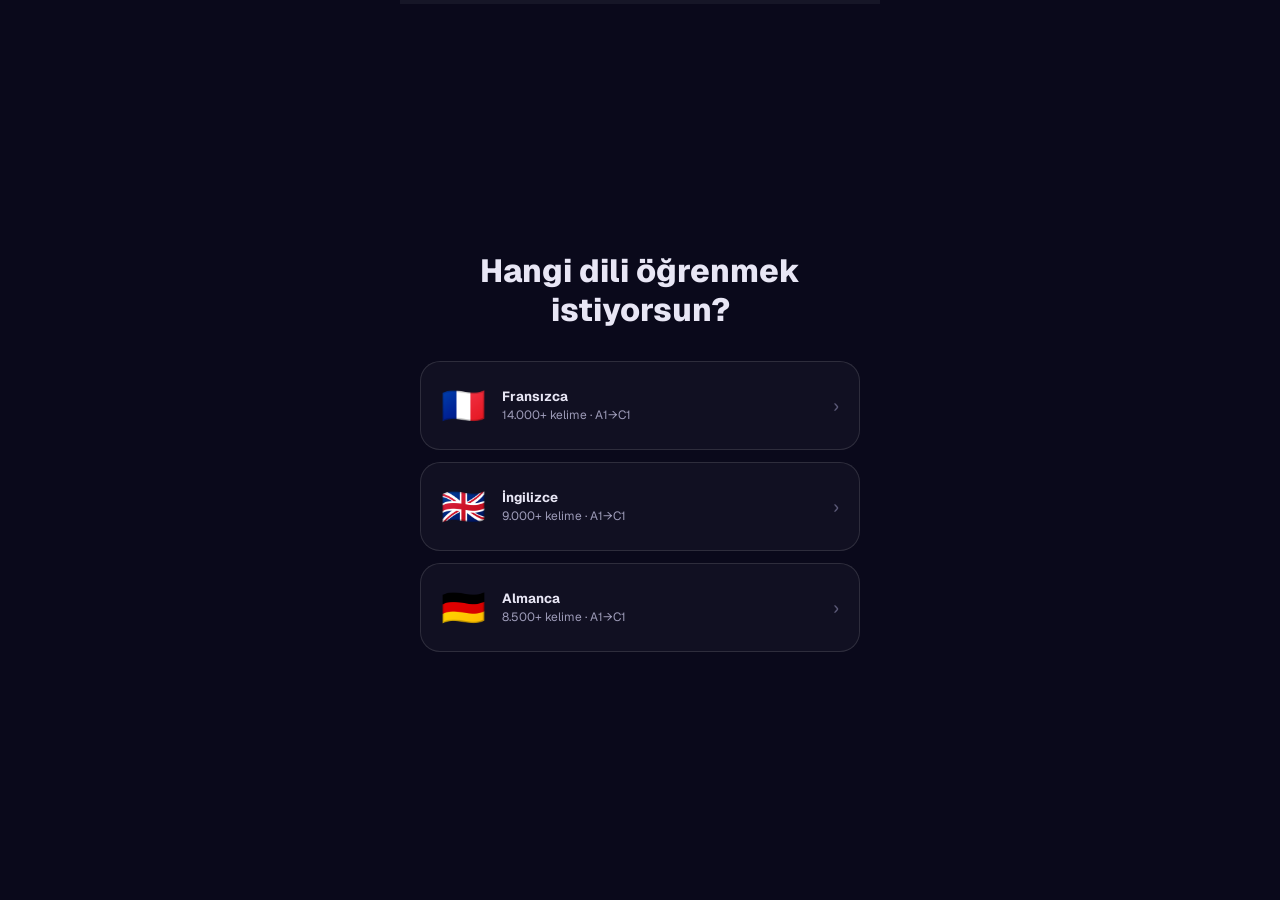
<file: verbyte/index.html>
<!doctype html>
<html lang="tr">
  <head>
    <meta charset="UTF-8" />
    <meta name="viewport" content="width=device-width, initial-scale=1.0, viewport-fit=cover" />
    <title>Verbyte</title>
    <meta name="description" content="Bite-sized language learning — Fransızca, İngilizce, Almanca" />
    <meta name="theme-color" content="#151432" />
    <meta name="mobile-web-app-capable" content="yes" />
    <meta name="apple-mobile-web-app-capable" content="yes" />
    <meta name="apple-mobile-web-app-status-bar-style" content="black-translucent" />
    <meta name="apple-mobile-web-app-title" content="Verbyte" />
    <link rel="preconnect" href="https://fonts.googleapis.com" />
    <link rel="preconnect" href="https://fonts.gstatic.com" crossorigin />
    <link href="https://fonts.googleapis.com/css2?family=Geist:wght@400;500;600;700;800&family=Geist+Mono:wght@400;500;600;700&display=swap" rel="stylesheet" />
    <link rel="icon" type="image/svg+xml" href="/verbyte/favicon.svg" />
    <link rel="apple-touch-icon" href="/verbyte/apple-touch-icon.png" />
    <meta name="theme-color" content="#0A091B" />
    <script type="module" crossorigin src="/verbyte/assets/index-Dbr-qtTf.js"></script>
    <link rel="stylesheet" crossorigin href="/verbyte/assets/index-EUXZt8Ba.css">
  <link rel="manifest" href="/verbyte/manifest.webmanifest"><script id="vite-plugin-pwa:register-sw" src="/verbyte/registerSW.js"></script></head>
  <body>
    <div id="root"></div>
  </body>
</html>
</file>
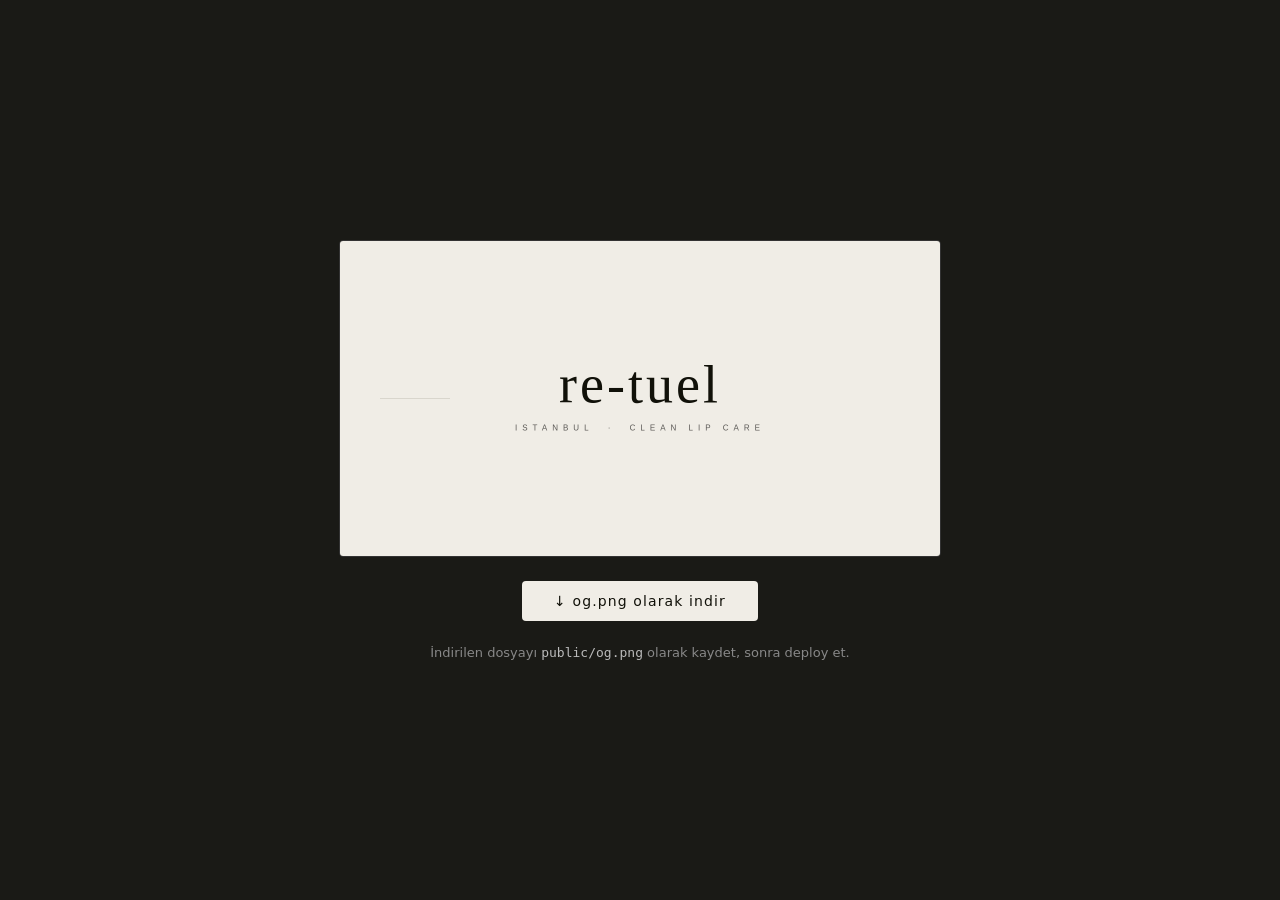
<file: og-gen.html>
<!DOCTYPE html>
<html lang="tr">
<head>
<meta charset="UTF-8">
<title>re-tuel — OG Image Generator</title>
<style>
  body { margin: 0; background: #1a1a16; display: flex; flex-direction: column; align-items: center; justify-content: center; min-height: 100vh; gap: 24px; font-family: system-ui; }
  canvas { width: 600px; height: 315px; border: 1px solid #333; border-radius: 4px; }
  button { background: #f0ede6; color: #111109; border: none; padding: 12px 32px; font-size: 14px; letter-spacing: .08em; border-radius: 4px; cursor: pointer; font-family: system-ui; }
  button:hover { opacity: .85; }
  p { color: #888; font-size: 13px; margin: 0; }
</style>
</head>
<body>
<canvas id="c" width="1200" height="630"></canvas>
<button onclick="dl()">↓ og.png olarak indir</button>
<p>İndirilen dosyayı <code style="color:#bbb">public/og.png</code> olarak kaydet, sonra deploy et.</p>
<script>
var c = document.getElementById('c');
var ctx = c.getContext('2d');

function draw() {
  // Background
  ctx.fillStyle = '#f0ede6';
  ctx.fillRect(0, 0, 1200, 630);

  // Subtle left line
  ctx.strokeStyle = '#c2bfb5';
  ctx.lineWidth = 1;
  ctx.beginPath();
  ctx.moveTo(80, 315);
  ctx.lineTo(220, 315);
  ctx.stroke();

  // re-tuel
  ctx.fillStyle = '#111109';
  ctx.font = '400 108px Georgia, "Times New Roman", serif';
  ctx.textAlign = 'center';
  ctx.textBaseline = 'middle';
  ctx.letterSpacing = '6px';
  ctx.fillText('re-tuel', 600, 295);

  // subtitle
  ctx.fillStyle = '#5a5855';
  ctx.font = '400 16px Arial, Helvetica, sans-serif';
  ctx.letterSpacing = '10px';
  ctx.fillText('ISTANBUL  ·  CLEAN LIP CARE', 600, 375);
}

draw();

function dl() {
  var a = document.createElement('a');
  a.download = 'og.png';
  a.href = c.toDataURL('image/png');
  a.click();
}
</script>
</body>
</html>
</file>
<file: verbyte/assets/index-EUXZt8Ba.css>
:root{--bg:#0a091b;--bg-raised:#13112a;--bg-deep:#07060f;--surface:#ffffff08;--surface-2:#ffffff0d;--surface-3:#ffffff14;--primary:#818cf8;--primary-dark:#6366f1;--primary-soft:#a5b4fc;--primary-light:#818cf81a;--primary-glow:#818cf840;--gradient-primary:linear-gradient(135deg,#a5b4fc 0%,#6366f1 100%);--gradient-gold:linear-gradient(135deg, #fbbf24, #f59e0b);--gradient-green:linear-gradient(135deg, #34d399, #10b981);--success:#34d399;--success-tint:#34d3991a;--success-border:#34d39940;--danger:#f87171;--danger-tint:#f8717114;--danger-border:#f8717138;--warn:#fbbf24;--warn-tint:#fbbf241a;--warn-border:#fbbf2440;--text:#e8e6f5;--text-muted:#9d9bb8;--text-dim:#7a7898;--text-faint:#5c5a78;--border:#ffffff12;--border-strong:#ffffff1f;--level-a1:#818cf8;--level-a2:#a78bfa;--level-b1:#38bdf8;--level-b2:#34d399;--level-c1:#fbbf24;--btn-primary-bg:#e8e6f5;--btn-primary-text:#0a091b;--nav-bg:#0a091beb;--nav-border:#ffffff0f;--font-sans:"Geist", -apple-system, BlinkMacSystemFont, "Segoe UI", sans-serif;--font-mono:"Geist Mono", "SF Mono", ui-monospace, monospace;--text-xs:10px;--text-sm:12px;--text-base:15px;--text-lg:20px;--text-xl:32px;--text-hero:48px;--fw-normal:400;--fw-semi:600;--fw-bold:700;--fw-black:800;--s1:4px;--s2:8px;--s3:12px;--s4:16px;--s5:20px;--s6:24px;--s8:32px;--s10:40px;--s12:48px;--r-sm:8px;--r-md:12px;--r-lg:16px;--r-xl:20px;--r-2xl:24px;--r-full:999px;--radius:var(--r-md);--shadow-sm:0 2px 8px #0006;--shadow-md:0 8px 24px #00000080;--shadow-lg:0 16px 48px #0009;--shadow-primary:0 8px 24px #818cf84d;--shadow-gold:0 4px 20px #fbbf244d;--t-fast:.15s ease;--t-base:.2s ease;--t-slow:.35s cubic-bezier(.4,0,.2,1);--sat:env(safe-area-inset-top,0px);--sab:env(safe-area-inset-bottom,0px);--header-h:60px;--nav-h:68px;--max-w:480px}[data-theme=light]{--bg:#f5f1f8;--bg-raised:#fff;--bg-deep:#ebe5f2;--surface:#fff;--surface-2:#fff;--surface-3:#f5f1f8;--primary:#7c5cd3;--primary-dark:#5b3fb1;--primary-soft:#a78bfa;--primary-light:#7c5cd31a;--primary-glow:#7c5cd338;--gradient-primary:linear-gradient(135deg,#a78bfa 0%,#7c5cd3 100%);--success:#10b981;--success-tint:#10b9811a;--success-border:#10b98140;--danger:#ec4899;--danger-tint:#ec489914;--danger-border:#ec489938;--warn:#f59e0b;--warn-tint:#f59e0b1a;--warn-border:#f59e0b40;--text:#2a1e47;--text-muted:#6b5b8a;--text-dim:#9f8fb8;--text-faint:#c9bcdd;--border:#7c5cd31f;--border-strong:#7c5cd338;--btn-primary-bg:#2a1e47;--btn-primary-text:#fff;--nav-bg:#f5f1f8eb;--nav-border:#7c5cd31a;--shadow-sm:0 2px 8px #2a1e4714;--shadow-md:0 8px 24px #2a1e471f;--shadow-lg:0 16px 48px #2a1e4729;--shadow-primary:0 8px 24px #7c5cd340}*,:before,:after{box-sizing:border-box;margin:0;padding:0}html{-webkit-text-size-adjust:100%;height:100%}body{background:var(--bg);color:var(--text);-webkit-font-smoothing:antialiased;-moz-osx-font-smoothing:grayscale;height:100%;transition:background var(--t-slow), color var(--t-slow);font-family:-apple-system,BlinkMacSystemFont,Segoe UI,sans-serif;overflow:hidden}button{cursor:pointer;font-family:inherit}input,textarea{font-family:inherit}::-webkit-scrollbar{width:0}@keyframes fadeIn{0%{opacity:0}to{opacity:1}}@keyframes fadeInUp{0%{opacity:0;transform:translateY(12px)}to{opacity:1;transform:translateY(0)}}@keyframes fadeInDown{0%{opacity:0;transform:translateY(-12px)}to{opacity:1;transform:translateY(0)}}@keyframes scaleIn{0%{opacity:0;transform:scale(.92)}to{opacity:1;transform:scale(1)}}@keyframes slideUp{0%{transform:translateY(100%)}to{transform:translateY(0)}}@keyframes slideDown{0%{transform:translateY(-100%)}to{transform:translateY(0)}}@keyframes shake{0%,to{transform:translate(0)}20%{transform:translate(-8px)}40%{transform:translate(8px)}60%{transform:translate(-5px)}80%{transform:translate(5px)}}@keyframes pulse{0%,to{transform:scale(1)}50%{transform:scale(1.06)}}@keyframes confettiFall{0%{opacity:1;transform:translateY(-20px)rotate(0)}to{opacity:0;transform:translateY(100vh)rotate(720deg)}}@keyframes streakFlame{0%,to{transform:scale(1)rotate(-3deg)}50%{transform:scale(1.15)rotate(3deg)}}@keyframes popIn{0%{opacity:0;transform:scale(.5)}70%{opacity:1;transform:scale(1.1)}to{transform:scale(1)}}@keyframes flipOut{0%{opacity:1;transform:perspective(1000px)rotateY(0)}to{opacity:0;transform:perspective(1000px)rotateY(90deg)}}@keyframes flipIn{0%{opacity:0;transform:perspective(1000px)rotateY(-90deg)}to{opacity:1;transform:perspective(1000px)rotateY(0)}}:root{--sat:env(safe-area-inset-top,0px);--sab:env(safe-area-inset-bottom,0px);--sal:env(safe-area-inset-left,0px);--sar:env(safe-area-inset-right,0px)}html,body{height:100%}body{-webkit-font-smoothing:antialiased;-moz-osx-font-smoothing:grayscale;font-family:Geist,-apple-system,BlinkMacSystemFont,Segoe UI,sans-serif}#root{height:100%}.ob-shell{background:var(--bg);height:100dvh;max-width:var(--max-w);flex-direction:column;margin:0 auto;display:flex}.ob-progress{background:var(--surface-2);flex-shrink:0;height:4px}.ob-progress-fill{background:var(--accent-green);border-radius:0 2px 2px 0;height:100%;transition:width .4s cubic-bezier(.4,0,.2,1)}.ob-back{width:40px;height:40px;color:var(--text-muted);cursor:pointer;margin:var(--s3) var(--s4);border-radius:var(--r-full);transition:background var(--t-fast);background:0 0;border:none;flex-shrink:0;justify-content:center;align-items:center;font-size:20px;display:flex}.ob-back:hover{background:var(--surface)}.ob-body{padding:var(--s6) var(--s5);justify-content:center;align-items:center;gap:var(--s8);flex-direction:column;flex:1;display:flex}.ob-title{font-size:var(--text-xl);color:var(--text);text-align:center;font-weight:800;line-height:1.2}.ob-subtitle{font-size:var(--text-base);color:var(--text-muted);text-align:center;margin-top:6px}.ob-options{gap:var(--s3);flex-direction:column;width:100%;display:flex}.ob-option{width:100%;padding:var(--s4) var(--s5);background:var(--surface);border:1.5px solid var(--border-strong);border-radius:var(--r-lg);cursor:pointer;color:var(--text);font-size:var(--text-md);transition:border-color var(--t-fast), box-shadow var(--t-fast), background var(--t-fast);text-align:left;will-change:transform, opacity;justify-content:space-between;align-items:center;font-weight:600;animation:.28s both fadeInUp;display:flex}.ob-option:first-child{animation-delay:0s}.ob-option:nth-child(2){animation-delay:40ms}.ob-option:nth-child(3){animation-delay:80ms}.ob-option:nth-child(4){animation-delay:.12s}.ob-option:nth-child(5){animation-delay:.16s}.ob-option:hover{background:var(--surface-2);border-color:var(--border-strong)}.ob-option.selected{border-color:var(--primary);background:var(--primary-light);box-shadow:0 0 0 3px var(--primary-glow);color:var(--primary)}.ob-option-left{align-items:center;gap:var(--s3);display:flex}.ob-option-tag{font-size:var(--text-sm);color:var(--text-muted);font-weight:500}.ob-option.selected .ob-option-tag{color:var(--primary);opacity:.75}.ob-lang-options{gap:var(--s3);flex-direction:column;width:100%;display:flex}.ob-lang-btn{align-items:center;gap:var(--s4);width:100%;padding:var(--s5) var(--s5);background:var(--surface);border:1.5px solid var(--border-strong);border-radius:var(--r-xl);cursor:pointer;color:var(--text);transition:all var(--t-fast);text-align:left;will-change:transform, opacity;animation:.3s both fadeInUp;display:flex}.ob-lang-btn:first-child{animation-delay:0s}.ob-lang-btn:nth-child(2){animation-delay:60ms}.ob-lang-btn:nth-child(3){animation-delay:.12s}.ob-lang-btn:hover{background:var(--surface-2);border-color:var(--border-strong);transform:translateY(-2px)}.ob-lang-flag{flex-shrink:0;font-size:36px}.ob-lang-info{flex-direction:column;flex:1;gap:2px;display:flex}.ob-lang-name{font-size:var(--text-md);color:var(--text);font-weight:700}.ob-lang-sub{font-size:var(--text-sm);color:var(--text-muted)}.ob-lang-arrow{color:var(--text-faint);font-size:18px}.ob-impact{text-align:center;align-items:center;gap:var(--s6);flex-direction:column;animation:.35s cubic-bezier(.34,1.56,.64,1) scaleIn;display:flex}.ob-impact-number{background:var(--gradient-primary);-webkit-text-fill-color:transparent;-webkit-background-clip:text;background-clip:text;font-size:80px;font-weight:800;line-height:1;animation:.5s cubic-bezier(.34,1.56,.64,1) popIn}.ob-impact-label{font-size:var(--text-lg);color:var(--text);font-weight:700}.ob-impact-sub{font-size:var(--text-base);color:var(--text-muted)}.ob-impact-chips{gap:var(--s3);display:flex}.ob-impact-chip{background:var(--surface);border:1px solid var(--border-strong);border-radius:var(--r-full);padding:var(--s2) var(--s4);font-size:var(--text-sm);color:var(--text-muted);font-weight:600}.ob-impact-chip span{color:var(--accent-gold);font-weight:700}.ob-cta{width:100%;padding:var(--s4) var(--s6);background:var(--gradient-primary);border-radius:var(--r-full);color:#fff;font-size:var(--text-md);cursor:pointer;transition:opacity var(--t-fast), transform var(--t-fast);box-shadow:var(--shadow-primary);border:none;font-weight:700}.ob-cta:hover{opacity:.9;transform:translateY(-1px)}.ob-cta:active{transform:scale(.98)}.ob-cta:disabled{opacity:.4;cursor:not-allowed;transform:none}.ob-nickname-input{width:100%;padding:var(--s4) var(--s5);background:var(--surface);border:1.5px solid var(--border-strong);border-radius:var(--r-lg);color:var(--text);font-size:var(--text-md);transition:border-color var(--t-fast);outline:none;font-weight:600}.ob-nickname-input:focus{border-color:var(--primary)}.ob-nickname-input::placeholder{color:var(--text-faint);font-weight:400}.ob-done{text-align:center;align-items:center;gap:var(--s6);flex-direction:column;animation:.4s fadeInUp;display:flex}.ob-done-icon{font-size:72px;animation:.5s cubic-bezier(.34,1.56,.64,1) popIn}.ob-done-title{font-size:var(--text-2xl);color:var(--text);font-weight:800}.ob-done-sub{font-size:var(--text-base);color:var(--text-muted)}.ob-impact-hero{flex-direction:column;align-items:center;gap:4px;padding:24px 0 20px;display:flex}.ob-impact-num{background:var(--gradient-primary);-webkit-text-fill-color:transparent;-webkit-background-clip:text;background-clip:text;font-size:64px;font-weight:800;line-height:1}.ob-impact-unit{color:var(--text);font-size:18px;font-weight:600}.ob-impact-sub{color:var(--text-muted);margin-top:4px;font-size:13px}.ob-timeline{flex-direction:column;gap:0;padding:8px 8px 20px;display:flex;position:relative}.ob-timeline:before{content:"";background:var(--border);width:2px;position:absolute;top:12px;bottom:12px;left:19px}.ob-tl-row{align-items:flex-start;gap:16px;padding:10px 0;display:flex}.ob-tl-dot{background:var(--primary);z-index:1;border-radius:50%;flex-shrink:0;width:10px;height:10px;margin-top:4px;position:relative}.ob-tl-content{flex-direction:column;gap:2px;display:flex}.ob-tl-day{color:var(--primary);font-size:12px;font-weight:600}.ob-tl-label{color:var(--text);font-size:14px;line-height:1.4}.header{padding:10px 18px;padding-top:calc(10px + var(--sat));background:var(--bg);border-bottom:1px solid var(--border);z-index:10;flex-shrink:0;justify-content:space-between;align-items:center;display:flex;position:relative}.header-brand{cursor:pointer;-webkit-tap-highlight-color:transparent;background:0 0;border:none;align-items:center;gap:9px;padding:4px 0;display:flex}.header-logo-box{background:var(--gradient-primary);width:28px;height:28px;box-shadow:0 6px 20px -6px var(--primary-glow);border-radius:8px;flex-shrink:0;place-items:center;display:grid}.header-logo-v{font-family:var(--font-mono);color:var(--bg);letter-spacing:-.05em;font-size:15px;font-weight:800;line-height:1}.header-brand-text{flex-direction:column;gap:3px;line-height:1;display:flex}.header-title{letter-spacing:-.015em;color:var(--text);font-size:16px;font-weight:700}.header-lang-tag{font-family:var(--font-mono);color:var(--text-dim);letter-spacing:.06em;font-size:9.5px}.header-streak-btn{background:var(--warn-tint);border:1px solid var(--warn-border);color:var(--warn);font-family:var(--font-mono);cursor:pointer;-webkit-tap-highlight-color:transparent;border-radius:10px;align-items:center;gap:5px;padding:6px 10px 6px 8px;font-size:13px;font-weight:700;transition:opacity .15s;display:flex}.header-streak-btn:active{opacity:.8}.header-streak-label{opacity:.7;font-size:10px;font-weight:600}.header-icon-btn{background:var(--surface);border:1px solid var(--border);width:34px;height:34px;color:var(--text-muted);cursor:pointer;-webkit-tap-highlight-color:transparent;border-radius:9px;place-items:center;transition:background .15s,color .15s;display:grid}.header-icon-btn:hover,.header-icon-btn:active{background:var(--surface-2);color:var(--text)}.bottom-nav{width:100%;max-width:var(--max-w);background:var(--nav-bg);-webkit-backdrop-filter:blur(20px)saturate(180%);border-top:1px solid var(--nav-border);padding:8px 12px;padding-bottom:calc(10px + var(--sab));z-index:50;align-items:center;display:flex;position:fixed;bottom:0;left:50%;transform:translate(-50%)}.nav-tabs{flex:1;display:flex;position:relative}.nav-pill{background:var(--primary-light);height:100%;transition:left var(--t-slow), width var(--t-slow);pointer-events:none;border-radius:12px;position:absolute;top:0}.nav-pill--drag{transition:none}.nav-tab{cursor:pointer;color:var(--text-faint);font-family:var(--font-mono);letter-spacing:.04em;transition:color var(--t-base);z-index:1;-webkit-tap-highlight-color:transparent;background:0 0;border:none;flex-direction:column;flex:1;align-items:center;gap:3px;padding:6px 0;font-size:9.5px;font-weight:600;display:flex;position:relative}.nav-tab.active{color:var(--primary)}.nav-tab-icon{width:44px;height:26px;transition:transform var(--t-base);border-radius:10px;justify-content:center;align-items:center;display:flex}.nav-tab.active .nav-tab-icon{transform:scale(1)}.nav-tab:not(.active):active .nav-tab-icon{transform:scale(.88)}.flashcard-wrapper{flex-direction:column;height:100%;padding:6px 18px 12px;display:flex;position:relative;overflow:hidden}.combo-row{flex-shrink:0;justify-content:center;align-items:center;gap:8px;padding:4px 0 6px;display:flex}.combo-flame-wrap{width:22px;height:28px;position:relative}.combo-glow{filter:blur(5px);background:radial-gradient(circle,#fbbf248c 0%,#0000 65%);border-radius:50%;animation:1.1s ease-in-out infinite comboPulse;position:absolute;inset:-8px}@keyframes comboPulse{0%,to{opacity:.55;transform:scale(1)}50%{opacity:.95;transform:scale(1.15)}}.combo-flame-svg{animation:1.1s ease-in-out infinite comboBob;position:relative}@keyframes comboBob{0%,to{transform:translateY(0)}50%{transform:translateY(-3px)}}.combo-text{align-items:baseline;gap:4px;display:flex}.combo-x{font-family:var(--font-mono);color:#fbbf24;letter-spacing:-.02em;font-variant-numeric:tabular-nums;text-shadow:0 0 12px #fbbf2480;font-size:18px;font-weight:800}.combo-label{font-family:var(--font-mono);color:#fbbf24;letter-spacing:.15em;opacity:.8;font-size:9.5px;font-weight:700}.flashcard-stage{perspective:1200px;flex:1;justify-content:center;align-items:center;min-height:0;display:flex;position:relative}.card-shake-wrapper{justify-content:center;align-items:center;width:100%;display:flex}@keyframes cardShake{0%,to{transform:translate(0)}20%{transform:translate(-10px)rotate(-1.5deg)}40%{transform:translate(9px)rotate(1deg)}60%{transform:translate(-6px)rotate(-.8deg)}80%{transform:translate(4px)rotate(.5deg)}}.card-shake-wrapper.shaking{animation:.4s cubic-bezier(.36,.07,.19,.97) cardShake}.flashcard{cursor:grab;touch-action:none;-webkit-user-select:none;user-select:none;width:100%;max-width:360px;height:390px;position:relative}.flashcard:active{cursor:grabbing}.swipe-overlay{z-index:5;pointer-events:none;border-radius:20px;justify-content:center;align-items:center;display:flex;position:absolute;inset:0}.swo-circle{border-radius:50%;place-items:center;width:58px;height:58px;font-size:22px;font-weight:700;display:grid}.swo-circle--know{color:#34d399;background:#34d39926;border:2px solid #34d39966}.swo-circle--skip{color:#f87171;background:#f8717126;border:2px solid #f871714d}.card-inner{width:100%;height:100%;transform-style:preserve-3d;transition:transform .52s cubic-bezier(.2,.7,.2,1);position:relative}.flashcard.flipped .card-inner{transform:rotateY(180deg)}.card-front,.card-back{backface-visibility:hidden;border-radius:20px;flex-direction:column;padding:18px 20px 14px;display:flex;position:absolute;inset:0;box-shadow:0 20px 52px -14px #00000073,inset 0 0 0 1px #ffffff0a}.card-front{background:linear-gradient(155deg, var(--bg-raised) 0%, var(--bg) 100%);border:1px solid var(--border)}.card-back{background:linear-gradient(155deg, var(--primary-light) 0%, var(--bg-raised) 70%);border:1px solid var(--border);transform:rotateY(180deg)}.card-face-top{flex-shrink:0;align-items:center;gap:8px;height:32px;display:flex}.card-lang-chip{font-family:var(--font-mono);color:var(--primary-soft);letter-spacing:.15em;font-size:9.5px;font-weight:700}.card-lang-chip--tr{color:var(--text-muted)}.card-new-badge{font-family:var(--font-mono);color:var(--success);background:var(--success-tint);border:1px solid var(--success-border);letter-spacing:.08em;border-radius:99px;padding:2px 7px;font-size:9px;font-weight:700}.card-audio-btn{background:var(--primary-light);border:1px solid var(--border);width:30px;height:30px;color:var(--primary-soft);cursor:pointer;border-radius:50%;flex-shrink:0;place-items:center;margin-left:auto;transition:background .15s;display:grid}.card-audio-btn:hover{background:var(--surface-3)}.card-face-body{text-align:center;flex-direction:column;flex:1;justify-content:center;align-items:center;gap:12px;padding:8px 4px;display:flex}.card-ipa{font-family:var(--font-mono);color:var(--text-muted);letter-spacing:.02em;font-size:14px}.card-example{color:var(--text-muted);max-width:260px;font-size:13px;font-style:italic;line-height:1.45}.card-face-bottom{flex-shrink:0;justify-content:center;align-items:center;height:16px;display:flex}.card-tap-hint{font-family:var(--font-mono);color:var(--text-faint);letter-spacing:.08em;text-transform:uppercase;font-size:8.5px}.card-category{font-family:var(--font-mono);color:var(--text-faint);letter-spacing:.15em;font-size:9.5px}.card-hint-row{font-family:var(--font-mono);letter-spacing:.1em;flex-shrink:0;justify-content:center;align-items:center;gap:10px;padding:8px 0 4px;font-size:9.5px;display:flex}.chr-left{color:var(--danger);opacity:.55}.chr-mid{color:var(--text-faint)}.chr-right{color:var(--success);opacity:.55}.card-actions{flex-shrink:0;gap:10px;padding:4px 0 0;display:flex}.btn-skip,.btn-know{cursor:pointer;letter-spacing:-.01em;border:1px solid;border-radius:12px;flex:1;padding:14px 0;font-size:15px;font-weight:600;transition:opacity .15s,transform .15s}.btn-skip{background:var(--danger-tint);color:var(--danger);border-color:var(--danger-border)}.btn-know{background:var(--success-tint);color:var(--success);border-color:var(--success-border)}.btn-skip:active,.btn-know:active{opacity:.8;transform:scale(.97)}.btn--ghost{opacity:.3;background:var(--surface)!important;border-color:var(--border)!important;color:var(--text-muted)!important}.particle{pointer-events:none;border-radius:50%;animation:.5s cubic-bezier(0,.9,.57,1) forwards particleBurst;position:absolute;top:50%;left:50%}@keyframes particleBurst{0%{opacity:1;transform:translate(-50%,-50%)translate(0)}to{transform:translate(-50%, -50%) translate(var(--tx), var(--ty));opacity:0}}[data-theme=light] .card-front{background:linear-gradient(155deg,#fff 0%,#f5f1f8 100%)}[data-theme=light] .card-back{background:linear-gradient(155deg,#7c5cd31a 0%,#fff 70%)}[data-theme=light] .btn-skip{color:var(--danger);border-color:var(--danger-border);background:#ec489914}[data-theme=light] .btn-know{color:var(--success);border-color:var(--success-border);background:#10b98114}.deck-page{background:var(--bg);z-index:200;max-width:var(--max-w);width:100%;padding-top:var(--sat);padding-bottom:var(--sab);flex-direction:column;display:flex;position:fixed;inset:0 0 0 50%;transform:translate(-50%)}.deck-header{flex-shrink:0;align-items:center;gap:12px;padding:10px 18px 8px;display:flex}.deck-progress-wrap{flex:1;align-items:center;gap:10px;display:flex}.deck-progress-track{background:var(--surface-3);border-radius:3px;flex:1;height:5px;overflow:hidden}.deck-progress-fill{background:linear-gradient(90deg, var(--primary), var(--primary-soft));border-radius:3px;height:100%;transition:width .4s}.deck-progress-label{font-family:var(--font-mono);color:var(--text-muted);font-variant-numeric:tabular-nums;letter-spacing:.04em;white-space:nowrap;font-size:11px}.deck-exit-btn{background:var(--surface);border:1px solid var(--border);width:30px;height:30px;color:var(--text-muted);cursor:pointer;border-radius:8px;flex-shrink:0;place-items:center;transition:background .15s;display:grid}.deck-exit-btn:hover{background:var(--surface-2)}.deck-cat-label{flex-shrink:0;align-items:center;gap:6px;padding:0 18px 4px;display:flex}.deck-cat-emoji{font-size:14px}.deck-cat-name{font-family:var(--font-mono);color:var(--text-dim);letter-spacing:.1em;text-transform:uppercase;font-size:10px;font-weight:600}.deck-content{flex-direction:column;flex:1;min-height:0;display:flex;overflow:hidden}.deck-done{text-align:center;flex-direction:column;flex:1;justify-content:center;align-items:center;gap:14px;padding:24px 28px 40px;display:flex}.deck-done-emoji{margin-bottom:4px;font-size:64px;line-height:1}.deck-done-title{letter-spacing:-.03em;color:var(--text);font-size:30px;font-weight:700;line-height:1.1}.deck-done-sub{color:var(--text-muted);margin-top:-4px;font-size:15px;line-height:1.4}.deck-done-stats{background:var(--surface);border:1px solid var(--border);border-radius:16px;align-items:center;gap:0;width:100%;margin-top:8px;padding:18px 24px;display:flex}.deck-done-stat{flex-direction:column;flex:1;align-items:center;gap:4px;display:flex}.deck-done-stat-divider{background:var(--border);flex-shrink:0;width:1px;height:40px}.dds-val{color:var(--text);font-variant-numeric:tabular-nums;font-size:30px;font-weight:700;line-height:1}.dds-val--know{color:var(--success)}.dds-val--skip{color:var(--danger)}.dds-key{font-family:var(--font-mono);color:var(--text-muted);letter-spacing:.06em;font-size:10px;font-weight:600}.deck-done-back-btn{background:var(--btn-primary-bg);width:100%;color:var(--btn-primary-text);cursor:pointer;border:none;border-radius:12px;margin-top:4px;padding:14px;font-size:15px;font-weight:600;transition:opacity .15s}.deck-done-back-btn:active{opacity:.85}.kesf-welcome{background:var(--primary-light);border:1px solid var(--border);color:var(--text-muted);border-radius:12px;justify-content:space-between;align-items:center;gap:8px;margin:12px 16px 0;padding:11px 14px;font-size:13px;display:flex}.kesf-welcome-close{color:var(--text-muted);cursor:pointer;opacity:.6;background:0 0;border:none;flex-shrink:0;padding:0 2px;font-size:15px}.kesf-welcome-close:hover{opacity:1}.kesf-page{flex-direction:column;height:calc(100dvh - 122px);display:flex;overflow:hidden}.kesf-page--bar{height:calc(100dvh - 171px)}.kesf-tabs{gap:6px;padding:12px 16px 0;display:flex}.kesf-tab{border:1px solid var(--border);background:var(--surface);color:var(--text-muted);cursor:pointer;font-size:13px;font-weight:700;font-family:var(--font-sans);border-radius:10px;flex:1;padding:9px 12px;transition:all .2s}.kesf-tab:hover:not(.active){border-color:var(--border-strong);color:var(--text)}.kesf-tab.active{border-color:var(--border);color:var(--primary);background:var(--primary-light)}.kesf-stage{-webkit-user-select:none;user-select:none;flex-direction:column;flex:1;justify-content:center;align-items:center;gap:14px;padding:16px 20px 20px;display:flex}.kesf-counter{font-family:var(--font-mono);color:var(--text-muted);font-variant-numeric:tabular-nums;letter-spacing:.04em;font-size:11px}.kesf-card{perspective:1200px;cursor:grab;touch-action:none;width:100%;max-width:360px;height:340px}.kesf-card:active{cursor:grabbing}.kesf-card-inner{width:100%;height:100%;transform-style:preserve-3d;-webkit-transform-style:preserve-3d;transition:transform .52s cubic-bezier(.2,.7,.2,1);position:relative}.kesf-card.flipped .kesf-card-inner{transform:rotateY(180deg)}.kesf-card-front,.kesf-card-back{backface-visibility:hidden;border-radius:20px;flex-direction:column;padding:18px 20px 14px;display:flex;position:absolute;inset:0;box-shadow:0 20px 52px -14px #00000073,inset 0 0 0 1px #ffffff0a}.kesf-card-front{background:linear-gradient(155deg, var(--bg-raised) 0%, var(--bg) 100%);border:1px solid var(--border)}.kesf-card-back{background:linear-gradient(155deg, var(--primary-light) 0%, var(--bg-raised) 70%);border:1px solid var(--border);transform:rotateY(180deg)}[data-theme=light] .kesf-card-front{background:linear-gradient(155deg,#fff 0%,#f5f1f8 100%)}[data-theme=light] .kesf-card-back{background:linear-gradient(155deg,#7c5cd31a 0%,#fff 70%)}.card-front-top{flex-shrink:0;align-items:center;gap:8px;height:32px;display:flex}.card-front-body{text-align:center;flex-direction:column;flex:1;justify-content:center;align-items:center;gap:12px;padding:8px 4px;display:flex}.card-front-bottom{flex-shrink:0;justify-content:center;align-items:center;height:20px;display:flex}.card-lang-chip{font-family:var(--font-mono);color:var(--primary-soft);letter-spacing:.15em;text-transform:uppercase;font-size:9.5px;font-weight:700}.card-back-lang-chip{font-family:var(--font-mono);color:var(--text-muted);letter-spacing:.15em;text-transform:uppercase;font-size:9.5px;font-weight:700}.card-word{letter-spacing:-.04em;color:var(--text);font-size:38px;font-weight:700;line-height:1}.card-translation{letter-spacing:-.035em;color:var(--text);font-size:32px;font-weight:700;line-height:1.2}.card-example-hint{color:var(--text-muted);-webkit-line-clamp:2;-webkit-box-orient:vertical;max-width:260px;font-size:13px;font-style:italic;line-height:1.45;display:-webkit-box;overflow:hidden}.card-tap{font-family:var(--font-mono);color:var(--text-faint);letter-spacing:.08em;text-transform:uppercase;font-size:8.5px}.kesf-done{flex-direction:column;flex:1;justify-content:center;align-items:center;gap:16px;padding:20px;display:flex}.kesf-done-emoji{font-size:64px;line-height:1;animation:.6s cubic-bezier(.34,1.56,.64,1) kesf-done-in}@keyframes kesf-done-in{0%{opacity:0;transform:scale(.5)}to{opacity:1;transform:scale(1)}}.kesf-done-text{color:var(--text-muted);font-size:16px;font-weight:600}.achievement-toast{z-index:1000;color:#fff;cursor:pointer;white-space:nowrap;background:#1f2937;border-radius:16px;align-items:center;gap:12px;padding:14px 20px;animation:.35s cubic-bezier(.34,1.56,.64,1) toast-in;display:flex;position:fixed;top:20px;left:50%;transform:translate(-50%);box-shadow:0 8px 32px #00000040}@keyframes toast-in{0%{opacity:0;transform:translate(-50%)translateY(-60px)}to{opacity:1;transform:translate(-50%)translateY(0)}}.toast-icon{font-size:28px}.toast-text{flex-direction:column;gap:2px;display:flex}.toast-title{color:#9ca3af;text-transform:uppercase;letter-spacing:.5px;font-size:11px;font-weight:600}.toast-name{font-size:15px;font-weight:700}*{box-sizing:border-box;margin:0;padding:0}[data-theme=light] .unlock-info{color:#92400e;background:#f59e0b1a;border-color:#f59e0b40}[data-theme=light] .stat-num.green{color:#059669}[data-theme=light] .stat-num.red{color:#dc2626}[data-theme=light] .btn-skip{color:#dc2626;background:#ef444414;border-color:#ef444433}[data-theme=light] .btn-skip:hover:not(:disabled){background:#ef444424}[data-theme=light] .btn-know{color:#059669;background:#10b98114;border-color:#10b98133}[data-theme=light] .btn-know:hover:not(:disabled){background:#10b98124}[data-theme=light] .sentence-tr{color:#065f46}[data-theme=light] .overall-mastered,[data-theme=light] .lsc-mastered,[data-theme=light] .cpi-mastered{color:#b45309}[data-theme=light] .achievement-card.unlocked{background:#f59e0b14;border-color:#b4530959}[data-theme=light] .reset-confirm{background:#ef44440d}[data-theme=light] .reset-confirm p{color:#991b1b}[data-theme=light] .btn-danger{color:#991b1b;background:#ef44441a;border-color:#ef444433}.circle-track{stroke:#c4b0cc1f}.circle-progress{stroke:var(--primary);filter:drop-shadow(0 0 6px var(--primary-glow))}[data-theme=light] .circle-track{stroke:#82708126}[data-theme=light] .circle-progress{stroke:var(--primary)}body{background:var(--bg);color:var(--text);min-height:100dvh;font-family:Geist,-apple-system,BlinkMacSystemFont,Segoe UI,sans-serif;transition:background .3s,color .3s}.landing--flip-out{transform-origin:50%;pointer-events:none;animation:.38s cubic-bezier(.4,0,.2,1) forwards flipOut}.landing--flip-in{transform-origin:50%;animation:.38s cubic-bezier(.4,0,.2,1) forwards flipIn}.landing{background:linear-gradient(160deg,#1e1b4b 0%,#312e81 50%,#1e1b4b 100%);flex-direction:column;justify-content:flex-end;align-items:center;max-width:480px;min-height:100dvh;margin:0 auto;display:flex;position:relative}.landing-hero{text-align:center;flex-direction:column;flex:1;justify-content:center;align-items:center;gap:12px;padding-bottom:40px;display:flex}.landing-sheet{background:var(--surface);border-radius:28px 28px 0 0;flex-direction:column;gap:16px;width:100%;padding:16px 24px 48px;animation:.45s cubic-bezier(.4,0,.2,1) sheet-up;display:flex}@keyframes sheet-up{0%{transform:translateY(100%)}to{transform:translateY(0)}}.landing-sheet-handle{background:var(--border-strong);border-radius:2px;align-self:center;width:36px;height:4px;margin-bottom:4px}.landing-sheet-label{color:var(--text-muted);text-align:center;font-size:15px;font-weight:600}.landing-logo{text-align:center;flex-direction:column;align-items:center;gap:12px;display:flex}.landing-icon{font-size:56px}.landing-title{color:#fff;letter-spacing:-1px;font-size:48px;font-weight:800}.landing-slogan{color:#fff9;letter-spacing:.5px;font-size:16px;font-weight:400}.landing-streak{color:#ffffffe6;background:#ffffff1f;border-radius:999px;margin-top:10px;padding:6px 16px;font-size:15px}.landing-langs{flex-direction:column;gap:12px;width:100%;max-width:360px;display:flex}.landing-lang-btn{cursor:pointer;text-align:left;color:#fff;background:#ffffff12;border:1px solid #ffffff1f;border-radius:18px;align-items:center;gap:16px;padding:18px 22px;transition:all .2s;display:flex}.landing-lang-btn:hover{background:#ffffff24;border-color:#ffffff40;transform:translateY(-2px)}.landing-flag{flex-shrink:0;font-size:34px}.landing-lang-info{flex-direction:column;flex:1;gap:2px;display:flex}.landing-lang-name{font-size:17px;font-weight:700}.landing-lang-sub{color:#ffffff73;font-size:13px}.landing-arrow{color:#ffffff59;font-size:18px}.app{background:var(--bg);flex-direction:column;max-width:480px;height:100dvh;margin:0 auto;display:flex;overflow:hidden}.app-header{padding:14px 20px;padding-top:calc(14px + var(--sat));background:var(--bg);border-bottom:1px solid var(--border);flex-shrink:0;justify-content:space-between;align-items:center;display:flex}.header-brand{align-items:center;gap:10px;display:flex}.header-brand--btn{cursor:pointer;background:0 0;border:none;border-radius:10px;align-items:center;gap:10px;padding:4px 8px 4px 0;transition:opacity .15s;display:flex}.header-brand--btn:hover{opacity:.75}.header-verbyte{color:var(--primary);letter-spacing:-.5px;font-size:20px;font-weight:800}.header-lang-badge{color:var(--text-muted);background:var(--surface-2);border:1px solid var(--border-strong);border-radius:20px;padding:4px 11px;font-size:13px;font-weight:600}.header-lang-menu{position:relative}.header-lang-badge--btn{cursor:pointer;color:var(--text);border:none}.header-lang-dropdown{background:var(--surface-2);border:1px solid var(--border-strong);min-width:160px;box-shadow:var(--shadow);z-index:20;border-radius:14px;padding:6px;position:absolute;top:calc(100% + 8px);left:0}.header-lang-option{width:100%;color:var(--text);cursor:pointer;text-align:left;background:0 0;border:none;border-radius:10px;align-items:center;gap:10px;padding:9px 12px;font-size:14px;font-weight:600;transition:background .15s;display:flex}.header-lang-option:hover{background:var(--primary-light)}.header-lang-option.active{background:var(--primary-light);color:var(--primary)}.header-right{align-items:center;gap:8px;display:flex}.header-progress-btn{background:var(--surface-2);border:1px solid var(--border);cursor:pointer;border-radius:50%;flex-shrink:0;justify-content:center;align-items:center;width:36px;height:36px;font-size:17px;transition:background .15s;display:flex}.header-progress-btn:hover{background:var(--border-strong)}.header-progress-btn.active{background:var(--primary-light);border-color:var(--primary)}.theme-toggle{background:var(--surface-2);border:1px solid var(--border);cursor:pointer;border-radius:50%;flex-shrink:0;justify-content:center;align-items:center;width:36px;height:36px;font-size:17px;transition:background .15s;display:flex}.theme-toggle:hover{background:var(--border-strong)}.landing-theme-toggle{cursor:pointer;background:#ffffff1a;border:1px solid #ffffff26;border-radius:50%;justify-content:center;align-items:center;width:40px;height:40px;font-size:18px;transition:background .15s;display:flex;position:absolute;top:20px;right:20px}.landing-theme-toggle:hover{background:#ffffff2e}.achievements-overlay{z-index:100;background:#0009;justify-content:center;align-items:flex-end;display:flex;position:fixed;inset:0}.achievements-sheet{background:var(--bg-raised);border-top:1px solid var(--border);border-radius:24px 24px 0 0;flex-direction:column;width:100%;max-width:480px;max-height:80dvh;animation:.28s cubic-bezier(.32,.72,0,1) sheet-up;display:flex}.sheet-handle{background:var(--border-strong);border-radius:99px;flex-shrink:0;width:40px;height:4px;margin:12px auto 0}.sheet-header{border-bottom:1px solid var(--border);flex-shrink:0;align-items:center;gap:10px;padding:16px 20px 12px;display:flex}.sheet-title{color:var(--text);font-size:17px;font-weight:700}.sheet-subtitle{color:var(--text-muted);flex:1;font-size:13px}.sheet-close{background:var(--surface-2);border:1px solid var(--border);cursor:pointer;width:30px;height:30px;color:var(--text-muted);border-radius:50%;justify-content:center;align-items:center;font-size:13px;display:flex}.sheet-body{flex-direction:column;gap:16px;padding:16px 20px 32px;display:flex;overflow-y:auto}.streak-badge-count{background:#fff3;border-radius:99px;padding:1px 6px;font-size:11px;font-weight:700}.sheet-close{position:absolute;top:16px;right:16px}.psheet-stats{align-items:center;gap:0;padding:20px 20px 16px;display:flex}.psheet-stats-grid{border-bottom:1px solid var(--border);grid-template-columns:1fr 1fr 1fr;gap:0;margin-bottom:8px;display:grid}.psg-cell{flex-direction:column;align-items:center;gap:4px;padding:20px 8px 16px;display:flex}.psg-cell:not(:last-child){border-right:1px solid var(--border)}.psg-val{font-size:var(--text-xl);font-weight:var(--fw-bold,800);color:var(--text);line-height:1}.psg-key{font-size:var(--text-sm);color:var(--text-muted);text-align:center}.psheet-streak{flex-direction:column;align-items:center;gap:4px;min-width:80px;display:flex}.psheet-streak-num{color:#f59e0b;font-size:48px;font-weight:800;line-height:1}.psheet-streak-label{color:var(--text-muted);font-size:12px;font-weight:600}.psheet-streak-tier{letter-spacing:.5px;opacity:.85;font-size:11px;font-weight:700}.psheet-divider{background:var(--border);flex-shrink:0;width:1px;height:56px;margin:0 20px}.psheet-info{flex:1;gap:20px;display:flex}.psheet-info-row{flex-direction:column;gap:2px;display:flex}.psheet-info-val{color:var(--text);font-size:24px;font-weight:800}.psheet-info-key{color:var(--text-muted);font-size:11px;font-weight:500}.psheet-acc-btn{border:none;border-top:1px solid var(--border);cursor:pointer;width:100%;color:var(--text);text-align:left;background:0 0;align-items:center;gap:8px;padding:14px 20px;font-size:15px;font-weight:600;display:flex}.psheet-acc-count{color:var(--text-muted);flex:1;font-size:12px}.psheet-acc-arrow{color:var(--text-muted);font-size:16px}.psheet-acc-body{border-top:1px solid var(--border);max-height:400px;padding:12px 20px 16px;overflow-y:auto}.level-accordion{flex-direction:column;gap:8px;display:flex}.accordion-item{background:var(--surface);border:1px solid var(--border);border-radius:var(--radius);transition:border-color .2s;overflow:hidden}.accordion-item.open{border-color:var(--border-strong)}.accordion-item.locked{opacity:.5}.accordion-header{cursor:pointer;text-align:left;width:100%;color:var(--text);background:0 0;border:none;align-items:center;gap:10px;padding:14px 16px;display:flex}.acc-info{align-items:center;gap:6px;display:flex}.acc-count{color:var(--text-muted);font-size:13px;font-weight:600}.acc-mastered{color:#fcd34d;font-size:12px;font-weight:600}[data-theme=light] .acc-mastered{color:#b45309}.acc-lock{font-size:14px}.acc-bar-wrap{flex:1;align-items:center;gap:8px;display:flex}.acc-bar{background:#ffffff14;border-radius:99px;flex:1;height:6px;overflow:hidden}[data-theme=light] .acc-bar{background:#6366f11a}.acc-bar-fill{border-radius:99px;height:100%;transition:width .4s}.acc-pct{color:var(--text-muted);text-align:right;min-width:32px;font-size:12px;font-weight:600}.acc-chevron{color:var(--text-muted);flex-shrink:0;font-size:10px}.accordion-body{border-top:1px solid var(--border);flex-direction:column;gap:8px;padding:10px 12px 12px;display:flex}.acc-unlock-hint{color:#fcd34d;padding:6px 4px;font-size:12px;font-weight:500}[data-theme=light] .acc-unlock-hint{color:#92400e}.header-streak{color:#fcd34d;background:#f59e0b26;border:1px solid #f59e0b33;border-radius:20px;align-items:center;gap:6px;padding:6px 14px;font-size:14px;font-weight:700;display:flex}.daily-summary{color:var(--text-muted);background:#818cf80f;border-bottom:1px solid #818cf814;flex-shrink:0;justify-content:center;gap:20px;padding:5px 16px;font-size:12px;font-weight:600;display:flex}.app-main{padding-bottom:calc(80px + var(--sab));-webkit-overflow-scrolling:touch;flex-direction:column;flex:1;display:flex;overflow-y:auto}.app-main--locked{overscroll-behavior:none;touch-action:none;overflow:hidden}.card-panel-toggle{background:var(--bg);z-index:10;gap:8px;padding:12px 16px 4px;display:flex;position:sticky;top:0}.cpt-btn{border:1.5px solid var(--border,#818cf833);color:var(--text-muted);cursor:pointer;background:0 0;border-radius:10px;flex:1;padding:9px 0;font-size:14px;font-weight:600;transition:all .18s}.cpt-btn.active{background:var(--primary);border-color:var(--primary);color:#fff}.card-mode-chips{justify-content:flex-end;gap:4px;padding:8px 16px 0;display:flex}.cmc-btn{border-radius:var(--r-full);border:1px solid var(--border);color:var(--text-muted);cursor:pointer;background:0 0;padding:4px 14px;font-size:12px;font-weight:600;transition:all .15s}.cmc-btn.active{background:var(--primary-light);border-color:var(--primary);color:var(--primary)}.bottom-nav{-webkit-backdrop-filter:blur(16px);border-top:1px solid var(--border);width:100%;max-width:480px;padding:10px 0 14px;padding-bottom:calc(14px + var(--sab));z-index:20;background:#0c0b1feb;display:flex;position:fixed;bottom:0;left:50%;transform:translate(-50%)}.nav-btn{cursor:pointer;color:var(--text-muted);letter-spacing:.2px;background:0 0;border:none;flex-direction:column;flex:1;align-items:center;gap:3px;padding:4px 0;font-size:11px;font-weight:600;transition:color .2s;display:flex}.nav-btn.active{color:var(--primary)}.nav-btn span:last-child{opacity:.45;font-size:11px;transition:opacity .2s}.nav-btn.active span:last-child{opacity:1}.nav-icon{border-radius:16px;justify-content:center;align-items:center;width:48px;height:32px;font-size:24px;transition:background .2s,transform .2s;display:flex}.nav-btn.active .nav-icon{background:var(--primary-light);transform:scale(1.08)}.nav-btn:not(.active):active .nav-icon{transform:scale(.92)}.cards-submode{background:var(--bg);z-index:5;border-bottom:1px solid var(--border);gap:8px;padding:10px 16px;display:flex;position:sticky;top:0}.csm-btn{border:1px solid var(--border);background:var(--surface);color:var(--text-muted);cursor:pointer;border-radius:10px;flex:1;padding:8px 12px;font-size:14px;font-weight:700;transition:all .2s}.csm-btn.active{background:var(--primary-dark);color:#fff;border-color:#0000}.page{flex-direction:column;gap:20px;padding:24px 20px;display:flex}.page--deck{z-index:200;padding:calc(var(--s4) + var(--sat)) var(--s5) calc(var(--s4) + var(--sab));gap:var(--s3);background:var(--bg);touch-action:pan-y;max-width:var(--max-w);flex-direction:column;width:100%;animation:.2s fadeIn;display:flex;position:fixed;inset:0 0 0 50%;overflow:hidden;transform:translate(-50%)}.page-title{letter-spacing:-.5px;color:var(--text);font-size:24px;font-weight:700}.page-subtitle{color:var(--text-muted);margin-top:-12px;font-size:14px}.fp-home{gap:20px}.fp-level-row{justify-content:center;gap:8px;display:flex}.fp-level-btn{border:2px solid var(--border);color:var(--text-muted);cursor:pointer;background:0 0;border-radius:99px;padding:8px 16px;font-size:13px;font-weight:700;transition:all .18s}.fp-level-btn.active{color:#fff}.fp-level-btn.locked{opacity:.4;cursor:not-allowed}.fp-level-card{background:var(--surface);border:1px solid var(--border);border-radius:24px;flex-direction:column;align-items:center;gap:16px;padding:32px 24px;display:flex}.fp-level-badge{color:#fff;letter-spacing:.06em;border-radius:99px;padding:6px 18px;font-size:13px;font-weight:800}.fp-bar-wrap{align-items:center;gap:10px;width:100%;display:flex}.fp-bar-track{background:#ffffff12;border-radius:99px;flex:1;height:10px;overflow:hidden}[data-theme=light] .fp-bar-track{background:#00000012}.fp-bar-fill{border-radius:99px;height:100%;transition:width .8s cubic-bezier(.25,.46,.45,.94)}.fp-bar-pct{text-align:right;min-width:36px;font-size:14px;font-weight:700}.fp-motivation{color:var(--text-muted);text-align:center;font-size:14px}.fp-start-btn{color:#fff;cursor:pointer;border:none;border-radius:99px;margin-top:8px;padding:14px 48px;font-size:16px;font-weight:700;transition:transform .15s,opacity .15s}.fp-start-btn:active{opacity:.9;transform:scale(.97)}.fp-levels-summary{background:var(--surface);border:1px solid var(--border);border-radius:20px;flex-direction:column;gap:12px;padding:16px 20px;display:flex}.fp-summary-row{cursor:pointer;align-items:center;gap:10px;padding:4px 0;display:flex}.fp-summary-row.locked{cursor:not-allowed;opacity:.5}.fp-summary-row.current .fp-sum-badge{box-shadow:0 0 0 2px #ffffff4d}.fp-sum-badge{color:#fff;text-align:center;border-radius:99px;min-width:36px;padding:3px 9px;font-size:11px;font-weight:800}.fp-sum-bar-track{background:#ffffff12;border-radius:99px;flex:1;height:6px;overflow:hidden}[data-theme=light] .fp-sum-bar-track{background:#00000012}.fp-sum-bar-fill{border-radius:99px;height:100%;transition:width .6s}.fp-sum-pct{text-align:right;min-width:32px;font-size:12px;font-weight:700}.fp-browse{gap:10px}.fp-accordion{background:var(--surface);border:1px solid var(--border);border-radius:16px;transition:border-color .2s;overflow:hidden}.fp-accordion.open{border-color:#818cf84d}.fp-accordion.locked{opacity:.5}.fp-acc-header{cursor:pointer;text-align:left;background:0 0;border:none;align-items:center;gap:10px;width:100%;padding:14px 16px;display:flex}.fp-accordion.locked .fp-acc-header{cursor:not-allowed}.fp-acc-badge{color:#fff;text-align:center;border-radius:99px;flex-shrink:0;min-width:36px;padding:4px 10px;font-size:11px;font-weight:800}.fp-acc-bar-wrap{flex:1}.fp-acc-bar-track{background:#ffffff12;border-radius:99px;height:6px;overflow:hidden}[data-theme=light] .fp-acc-bar-track{background:#00000012}.fp-acc-bar-fill{border-radius:99px;height:100%;transition:width .6s}.fp-acc-pct{text-align:right;min-width:34px;font-size:13px;font-weight:700}.fp-acc-chevron{color:var(--text-muted);flex-shrink:0;font-size:10px}.fp-acc-body{flex-direction:column;gap:4px;padding:4px 10px 10px;display:flex}.fp-cat-row{cursor:pointer;text-align:left;background:0 0;border:none;border-radius:10px;align-items:center;gap:10px;width:100%;padding:10px 8px;transition:background .15s;display:flex}.fp-cat-row:hover{background:#ffffff0a}[data-theme=light] .fp-cat-row:hover{background:#0000000a}.fp-cat-emoji{text-align:center;flex-shrink:0;width:28px;font-size:20px}.fp-cat-info{flex-direction:column;flex:1;gap:5px;min-width:0;display:flex}.fp-cat-top{justify-content:space-between;align-items:center;gap:6px;display:flex}.fp-cat-label{color:var(--text);white-space:nowrap;text-overflow:ellipsis;font-size:14px;font-weight:600;overflow:hidden}.fp-cat-due{color:#f87171;background:#f871711f;border-radius:99px;flex-shrink:0;padding:2px 7px;font-size:11px;font-weight:600}.fp-cat-bar-track{background:#ffffff12;border-radius:99px;height:4px;overflow:hidden}[data-theme=light] .fp-cat-bar-track{background:#00000012}.fp-cat-bar-fill{border-radius:99px;height:100%;transition:width .5s}.fp-cat-pct{color:var(--text-muted);text-align:right;flex-shrink:0;min-width:30px;font-size:12px;font-weight:700}.fp-level-nav{scrollbar-width:none;background:var(--bg);z-index:10;gap:8px;padding:12px 16px 8px;display:flex;position:sticky;top:0;overflow-x:auto}.fp-level-nav::-webkit-scrollbar{display:none}.fp-lvl-pill{border-radius:var(--r-full);border:1.5px solid var(--border);color:var(--text-muted);cursor:pointer;white-space:nowrap;background:0 0;flex-direction:column;flex-shrink:0;align-items:center;gap:2px;padding:8px 18px;font-size:13px;font-weight:700;transition:all .18s;display:flex}.fp-lvl-pill.active{color:#fff}.fp-lvl-pill.locked{opacity:.35;cursor:default}.fp-lvl-pct{opacity:.8;font-size:10px;font-weight:500}.fp-cat-list{flex-direction:column;gap:6px;padding:8px 16px 80px;display:flex}.fp-loading{text-align:center;color:var(--text-muted);padding:40px;font-size:14px}.level-tabs{gap:8px;display:flex}.level-tab{border:1px solid var(--border);background:var(--surface);cursor:pointer;color:var(--text-muted);border-radius:12px;flex-direction:column;flex:1;align-items:center;gap:2px;padding:9px 4px;font-size:13px;font-weight:600;transition:all .2s;display:flex}.level-tab.active{color:#fff;background:var(--primary-dark);border-color:#0000;box-shadow:0 2px 12px #0000004d}.level-tab.locked{opacity:.4}.level-tab-pct{opacity:.75;font-size:11px}.unlock-info{color:#fcd34d;background:#f59e0b1a;border:1px solid #f59e0b33;border-radius:12px;justify-content:space-between;align-items:center;padding:10px 14px;font-size:13px;display:flex}.unlock-pct{font-weight:700}.level-summary{gap:10px;display:flex}.level-summary-card{background:var(--surface);border:1px solid var(--border);border-radius:14px;flex-direction:column;flex:1;gap:8px;padding:12px;display:flex}.level-summary-card.locked{opacity:.4}.lsc-header{align-items:center;gap:6px;display:flex}.lsc-badge{color:#fff;border-radius:20px;padding:2px 8px;font-size:12px;font-weight:700}.lsc-lock{font-size:12px}.lsc-count{color:var(--text-muted);margin-left:auto;font-size:12px;font-weight:600}.lsc-unlock-hint{color:var(--text-muted);font-size:11px}.lsc-mastered,.cpi-mastered{color:#fcd34d;font-size:11px;font-weight:600}.category-grid{grid-template-columns:1fr 1fr;gap:12px;display:grid}.category-card{background:var(--surface);border:1px solid var(--border);border-radius:var(--radius);cursor:pointer;text-align:left;flex-direction:column;align-items:flex-start;gap:10px;padding:16px;transition:all .2s;display:flex}.category-card:hover{border-color:var(--border-strong);box-shadow:var(--shadow-sm);transform:translateY(-2px)}.cat-top-row{align-items:center;gap:6px;width:100%;display:flex}.cat-due-badge{color:#fff;text-align:center;background:#ef4444;border-radius:999px;min-width:20px;margin-left:auto;padding:2px 7px;font-size:11px;font-weight:700}.cat-emoji{font-size:26px}.cat-level-badge{color:#fff;letter-spacing:.5px;opacity:.9;border-radius:20px;padding:2px 7px;font-size:10px;font-weight:700}.cat-locked{opacity:.35;cursor:not-allowed!important}.cat-label{color:var(--text);font-size:14px;font-weight:600;line-height:1.3}.cat-progress-bar{background:#ffffff14;border-radius:99px;width:100%;height:4px;overflow:hidden}.cat-progress-fill{border-radius:99px;height:100%;transition:width .4s}.cat-count{color:var(--text-muted);font-size:12px}.deck-header{align-items:center;gap:var(--s4);touch-action:pan-y;padding:var(--s2) 0;flex-shrink:0;display:flex}.back-btn{background:var(--surface-2);color:var(--text);border:1px solid var(--border);cursor:pointer;border-radius:10px;padding:8px 14px;font-size:14px;font-weight:600;transition:background .15s}.back-btn:hover{background:var(--border-strong)}.deck-title{color:var(--text);align-items:center;gap:8px;font-size:17px;font-weight:700;display:flex}.session-done{text-align:center;align-items:center;gap:12px;padding-top:40px}.session-done-grade{font-size:80px;line-height:1}.session-done-title{background:var(--gradient-primary);-webkit-text-fill-color:transparent;letter-spacing:-1.5px;-webkit-background-clip:text;background-clip:text;margin-top:4px;font-size:38px;font-weight:900}.session-done-sub{color:var(--text-muted);margin-top:-4px;font-size:14px}.session-done-stats{justify-content:center;gap:12px;width:100%;margin:12px 0;display:flex}.session-done-actions{flex-direction:column;gap:10px;width:100%;max-width:380px;margin-top:4px;display:flex}.no-review-next{color:var(--text-muted);font-size:14px}.stat-num.green{color:#34d399}.stat-num.red{color:#f87171}.btn-primary{color:var(--primary);border:1px solid var(--border-strong);border-radius:var(--r-2xl);cursor:pointer;letter-spacing:.2px;background:linear-gradient(135deg,#2a1b3d 0%,#3d2952 100%);width:100%;padding:15px 24px;font-size:16px;font-weight:700;transition:opacity .2s,transform .15s;box-shadow:0 4px 20px #c4b0cc1a}.btn-primary:hover{opacity:.9;transform:translateY(-1px)}.btn-primary:active{opacity:.85;transform:translateY(0)}[data-theme=light] .btn-primary{background:var(--gradient-primary);color:#fff;box-shadow:var(--shadow-primary);border:none}.btn-secondary{background:var(--surface-2);color:var(--text-muted);border:1.5px solid var(--border-strong);border-radius:var(--r-2xl);cursor:pointer;width:100%;padding:14px 24px;font-size:16px;font-weight:600;transition:background .15s,border-color .15s}.btn-secondary:hover{background:var(--surface-3);border-color:var(--primary);color:var(--text)}.achievements-section{background:var(--surface);border:1px solid var(--border);border-radius:var(--radius);flex-direction:column;gap:16px;display:flex;overflow:hidden}.achievements-toggle{cursor:pointer;width:100%;color:var(--text);text-align:left;background:0 0;border:none;align-items:center;gap:8px;padding:14px 16px;font-size:15px;font-weight:700;display:flex}.achievements-count{color:var(--text-muted);margin-left:auto;font-size:12px;font-weight:600}.achievements-chevron{color:var(--text-muted);font-size:11px}.achievement-group{padding:0 16px 16px}.achievement-group-label{color:var(--text-muted);margin-bottom:8px;font-size:13px;font-weight:600}.achievement-row{grid-template-columns:repeat(3,1fr);gap:8px;display:grid}.achievement-card{background:var(--surface-2);border:1px solid var(--border);text-align:center;opacity:.35;border-radius:12px;flex-direction:column;align-items:center;gap:4px;padding:12px 8px;display:flex}.achievement-card.unlocked{opacity:1;background:#fcd34d14;border-color:#fcd34d66}.achievement-icon{font-size:24px}.achievement-name{color:var(--text);font-size:11px;font-weight:700;line-height:1.2}.achievement-desc{color:var(--text-muted);font-size:10px;line-height:1.2}.reset-confirm{border-radius:var(--radius);background:#ef444414;border:1px solid #ef444440;flex-direction:column;gap:12px;padding:16px;display:flex}.reset-confirm p{color:#fca5a5;margin:0;font-size:14px}.reset-confirm-btns{gap:8px;display:flex}.btn-danger{color:#f87171;cursor:pointer;background:#ef44442e;border:1px solid #ef44444d;border-radius:12px;align-self:center;margin-top:8px;padding:12px 20px;font-size:14px;font-weight:600;transition:background .15s}.btn-danger:hover{background:#ef444447}.fill-sentence{color:var(--text);text-align:center;font-size:22px;font-weight:700;line-height:1.4}.fill-tr{color:var(--text-muted);text-align:center;font-size:14px;font-style:italic}.sent-cat-grid{grid-template-columns:1fr 1fr;gap:8px;width:100%;display:grid}.sent-cat-btn{background:var(--surface);border:2px solid var(--border);cursor:pointer;color:var(--text);text-align:center;border-radius:12px;padding:12px 10px;font-size:13px;font-weight:600;transition:all .15s}.sent-cat-btn.active{border-color:var(--primary);background:var(--primary-light);color:var(--primary)}.sort-placed{background:var(--surface);border:2px dashed var(--border-strong);border-radius:14px;flex-wrap:wrap;align-items:center;gap:8px;min-height:64px;padding:12px;transition:border-color .2s,background .2s;display:flex}.sort-placed.correct{background:#34d39914;border-color:#34d399}.sort-placed.wrong{background:#f8717114;border-color:#f87171}.sort-placeholder{color:var(--text-muted);text-align:center;width:100%;font-size:13px;font-style:italic}.sort-available{flex-wrap:wrap;justify-content:center;gap:8px;display:flex}.sort-chip{background:var(--surface-2);border:1px solid var(--border-strong);cursor:pointer;color:var(--text);border-radius:99px;padding:8px 14px;font-size:14px;font-weight:600;transition:all .15s}.sort-chip:hover{border-color:var(--primary);background:var(--primary-light)}.sort-chip--placed{background:var(--primary-light);border-color:var(--primary);color:var(--primary)}.sort-chip--ok{background:#34d39926;transition:background .2s,border-color .2s,color .2s;color:#34d399!important;border-color:#34d399!important}.write-card{transition:border-color .2s,background .2s}.write-card--correct{background:linear-gradient(135deg, #34d3990f, var(--surface));border-color:#34d39966}.write-card--close{background:linear-gradient(135deg, #fbbf240f, var(--surface));border-color:#fbbf2466}.write-card--wrong{background:linear-gradient(135deg, #f871710f, var(--surface));border-color:#f8717166}.write-answer-reveal{background:#ffffff0f;border-radius:10px;margin-top:4px;padding:10px 16px;animation:.3s cubic-bezier(.34,1.56,.64,1) write-reveal}@keyframes write-reveal{0%{opacity:0;transform:scale(.92)translateY(4px)}to{opacity:1;transform:scale(1)translateY(0)}}.write-answer-text{font-size:18px;font-style:italic;font-weight:700}.write-input-row{align-items:center;gap:10px;display:flex}.write-input{background:var(--surface);border:2px solid var(--border);color:var(--text);border-radius:14px;outline:none;flex:1;padding:14px 18px;font-size:17px;font-weight:600;transition:border-color .2s}.write-input:focus{border-color:var(--primary)}.write-input--correct{border-color:#34d399}.write-input--close{border-color:#fbbf24}.write-input--wrong{border-color:#f87171}.write-input:disabled{opacity:.75;cursor:default}.write-submit{background:var(--primary-dark);color:#fff;cursor:pointer;border:none;border-radius:14px;flex-shrink:0;padding:14px 20px;font-size:20px;font-weight:700;transition:opacity .2s,transform .15s}.write-submit:hover:not(:disabled){opacity:.88;transform:translate(2px)}.write-submit:disabled{opacity:.35;cursor:default}.write-hint{color:var(--text-muted);text-align:center;margin-top:-4px;font-size:12px}.write-sentence{color:var(--text);text-align:center;font-size:20px;font-weight:700;line-height:1.4}.write-tr-hint{color:var(--text-muted);text-align:center;margin-top:2px;font-size:13px}.sort-correct-answer{background:#34d39914;border:1px solid #34d3994d;border-radius:12px;flex-direction:column;gap:4px;padding:10px 14px;display:flex}.sort-correct-label{color:#34d399;text-transform:uppercase;letter-spacing:.5px;font-size:11px;font-weight:700}.sort-correct-text{color:var(--text);font-size:16px;font-weight:700}.read-card-wrap{flex:1;align-items:center;display:flex}.read-card{perspective:1000px;cursor:pointer;touch-action:none;width:100%;min-height:260px}.read-card-inner{width:100%;height:100%;min-height:260px;transform-style:preserve-3d;transition:transform .45s cubic-bezier(.4,0,.2,1);position:relative}.read-card.flipped .read-card-inner{transform:rotateY(180deg)}.read-card-front,.read-card-back{backface-visibility:hidden;background:var(--surface);border:1px solid var(--border);text-align:center;border-radius:20px;flex-direction:column;justify-content:center;align-items:center;gap:16px;padding:28px 24px;display:flex;position:absolute;inset:0}.read-card-back{background:var(--surface-2,var(--surface));border-color:var(--primary);transform:rotateY(180deg)}.read-card-hint{color:var(--text-muted);text-transform:uppercase;letter-spacing:.8px;font-size:11px;font-weight:700}.read-card-text{color:var(--text);font-size:22px;font-weight:700;line-height:1.4}.read-card-tr{color:var(--text);font-size:20px;font-weight:700;line-height:1.4}.read-card-fr{color:var(--primary);opacity:.8;font-size:14px;font-weight:600}.read-dots{justify-content:center;gap:6px;margin-top:4px;display:flex}.read-dot{background:var(--border);border-radius:50%;width:6px;height:6px;transition:background .2s,transform .2s}.read-dot.active{background:var(--primary);transform:scale(1.4)}.read-swipe-hint{text-align:center;color:var(--text-muted);opacity:.6;margin-top:2px;font-size:12px}.tab-bar{scrollbar-width:none;gap:8px;padding-bottom:4px;display:flex;overflow-x:auto}.tab-bar::-webkit-scrollbar{display:none}.tab-btn{white-space:nowrap;background:var(--surface);border:1px solid var(--border);cursor:pointer;color:var(--text-muted);border-radius:20px;padding:8px 16px;font-size:13px;font-weight:500;transition:all .2s}.tab-btn.active{background:var(--primary-dark);color:#fff;border-color:var(--primary-dark)}.sentence-list{flex-direction:column;gap:10px;display:flex}.sentence-card{background:var(--surface);border:1px solid var(--border);border-radius:var(--radius);cursor:pointer;padding:16px 18px;transition:all .2s}.sentence-card:hover{border-color:var(--border-strong)}.sentence-fr-row{justify-content:space-between;align-items:center;gap:10px;margin-bottom:8px;display:flex}.sentence-fr{color:var(--primary);font-size:17px;font-weight:700}.sentence-speak-btn{background:var(--primary-light);cursor:pointer;border:none;border-radius:50%;flex-shrink:0;justify-content:center;align-items:center;width:36px;height:36px;font-size:17px;transition:background .2s,transform .15s;display:flex}.sentence-speak-btn:hover{background:#818cf840;transform:scale(1.1)}.sentence-details{flex-direction:column;gap:6px;display:flex}.sentence-tr{color:#6ee7b7;font-size:14px;font-weight:600}.sentence-tip{color:var(--text-muted);font-size:13px;font-style:italic}.sentence-reveal-hint{color:var(--text-muted);font-size:12px}.stat-row{gap:10px;display:flex}.stat-chip{background:var(--surface);border:1px solid var(--border);border-radius:14px;flex-direction:column;flex:1;align-items:center;gap:4px;padding:14px 10px;display:flex}.stat-chip-val{color:var(--primary);font-size:24px;font-weight:800;line-height:1}.stat-chip-lbl{color:var(--text-muted);font-size:12px;font-weight:500}.stats-card{background:linear-gradient(150deg, var(--surface) 0%, var(--surface-2) 100%);border:1px solid var(--border-strong);box-shadow:var(--shadow-sm);border-radius:20px;flex-direction:column;gap:14px;padding:20px;display:flex}.stats-card-title{color:var(--text-muted);text-transform:uppercase;letter-spacing:1.5px;align-items:center;gap:10px;font-size:11px;font-weight:700;display:flex}.stats-card-title:after{content:"";background:var(--border);flex:1;height:1px}.daily-stats{justify-content:space-around;align-items:center;display:flex}.daily-stat{flex-direction:column;align-items:center;gap:4px;display:flex}.daily-val{color:var(--text);font-size:28px;font-weight:800;line-height:1}.daily-lbl{color:var(--text-muted);font-size:12px}.daily-divider{background:var(--border);width:1px;height:40px}.upcoming-list{flex-direction:column;gap:10px;display:flex}.upcoming-row{align-items:center;gap:10px;display:flex}.upcoming-lbl{color:var(--text-muted);flex-shrink:0;width:60px;font-size:13px}.upcoming-bar-wrap{flex:1}.upcoming-bar{background:#ffffff12;border-radius:99px;height:8px;overflow:hidden}[data-theme=light] .upcoming-bar{background:#6366f114}.upcoming-fill{border-radius:99px;min-width:4px;height:100%;transition:width .5s}.upcoming-count{color:var(--text);text-align:right;min-width:24px;font-size:14px;font-weight:700}.srs-bars{align-items:flex-end;gap:8px;height:80px;display:flex}.srs-col{flex-direction:column;flex:1;align-items:center;gap:4px;height:100%;display:flex}.srs-count{color:var(--text-muted);min-height:16px;font-size:11px;font-weight:700;line-height:16px}.srs-bar-track{background:#ffffff0d;border-radius:6px;flex:1;align-items:flex-end;width:100%;display:flex;overflow:hidden}[data-theme=light] .srs-bar-track{background:#6366f10f}.srs-bar-fill{border-radius:6px;width:100%;transition:height .5s}.srs-label{color:var(--text-muted);font-size:11px;font-weight:500}.progress-page{gap:16px}.overall-card{background:linear-gradient(150deg, var(--surface) 0%, var(--surface-2) 100%);border:1px solid var(--border-strong);box-shadow:var(--shadow-md);border-radius:24px;flex-direction:row;align-items:center;gap:20px;padding:24px;display:flex}.overall-right{flex-direction:column;flex:1;gap:8px;display:flex}.overall-medal{color:var(--primary);font-size:18px;font-weight:800}.overall-stats-row{gap:10px;margin-top:4px;display:flex}.os-chip{background:var(--primary-light);border:1px solid var(--border-strong);border-radius:12px;flex-direction:column;align-items:center;min-width:60px;padding:10px 16px;display:flex}.os-val{color:var(--primary);font-size:22px;font-weight:800;line-height:1}.os-lbl{color:var(--text-muted);margin-top:4px;font-size:11px;font-weight:600}.overall-circle{flex-shrink:0;width:120px;height:120px;position:relative}.progress-circle{width:100%;height:100%}.circle-label{flex-direction:column;justify-content:center;align-items:center;display:flex;position:absolute;inset:0}.circle-pct{background:var(--gradient-primary);-webkit-text-fill-color:transparent;-webkit-background-clip:text;background-clip:text;font-size:30px;font-weight:900;line-height:1}.circle-sub{color:var(--text-muted);font-size:12px}.overall-numbers{color:var(--text-muted);font-size:16px}.num-learned{color:var(--primary);font-size:22px;font-weight:800}.num-total{font-size:18px;font-weight:600}.overall-mastered{color:#fcd34d;font-size:13px;font-weight:600}.today-card{background:linear-gradient(150deg, var(--surface) 0%, var(--surface-2) 100%);border:1px solid var(--border-strong);box-shadow:var(--shadow-sm);border-radius:20px;padding:20px}.today-row{gap:10px;margin-top:12px;display:flex}.today-chip{background:var(--primary-light);border:1px solid var(--border);border-radius:14px;flex-direction:column;flex:1;align-items:center;padding:12px 8px;display:flex}.today-val{color:var(--primary);font-size:24px;font-weight:800;line-height:1}.today-lbl{color:var(--text-muted);margin-top:5px;font-size:11px;font-weight:600}.level-bars-section{background:linear-gradient(150deg, var(--surface) 0%, var(--surface-2) 100%);border:1px solid var(--border-strong);box-shadow:var(--shadow-sm);border-radius:20px;flex-direction:column;gap:18px;padding:20px;display:flex}.section-title{color:var(--text-muted);text-transform:uppercase;letter-spacing:1.5px;align-items:center;gap:10px;font-size:11px;font-weight:700;display:flex}.section-title:after{content:"";background:var(--border);flex:1;height:1px}.level-bar-row{flex-direction:column;gap:6px;display:flex}.level-bar-row.locked{opacity:.5}.lbr-header{justify-content:space-between;align-items:center;display:flex}.lbr-left{align-items:center;gap:10px;display:flex}.lbr-badge{color:#fff;letter-spacing:.05em;border-radius:99px;padding:3px 9px;font-size:11px;font-weight:800}.lbr-motivation{color:var(--text-muted);font-size:13px}.lbr-pct{font-size:14px;font-weight:700}.lbr-track{background:#c4b0cc14;border-radius:99px;height:8px;overflow:hidden}[data-theme=light] .lbr-track{background:#00000012}.lbr-fill{border-radius:99px;min-width:0;height:100%}.category-progress-list{flex-direction:column;gap:10px;display:flex}.cat-progress-item{background:var(--surface);border:1px solid var(--border);border-radius:var(--radius);padding:14px 16px}.cpi-header{color:var(--text);justify-content:space-between;align-items:center;margin-bottom:10px;font-size:15px;font-weight:600;display:flex}.cpi-count{color:var(--text-muted);font-size:13px}.cpi-bar{background:#ffffff12;border-radius:99px;height:6px;overflow:hidden}.cpi-fill{border-radius:99px;height:100%;transition:width .5s}.profile-card{background:var(--surface);border:1px solid var(--border);border-radius:18px;align-items:center;gap:14px;margin-bottom:12px;padding:16px 18px;display:flex}.profile-avatar{background:var(--gradient-primary);color:#fff;border-radius:50%;flex-shrink:0;justify-content:center;align-items:center;width:48px;height:48px;font-size:20px;font-weight:800;display:flex}.profile-info{flex-direction:column;flex:1;gap:3px;display:flex}.profile-name{color:var(--text);font-size:16px;font-weight:700}.profile-id{color:var(--text-faint);letter-spacing:.5px;font-family:monospace;font-size:12px}.profile-anon-badge{color:var(--text-muted);background:var(--surface-2);border:1px solid var(--border);border-radius:99px;flex-shrink:0;padding:4px 10px;font-size:11px;font-weight:600}.empty-state{text-align:center;flex-direction:column;justify-content:center;align-items:center;gap:12px;padding:60px 32px;display:flex}.es-icon{font-size:48px;line-height:1}.es-title{font-size:var(--text-lg);font-weight:var(--fw-bold,800);color:var(--text);margin:0}.es-desc{font-size:var(--text-sm);color:var(--text-muted);max-width:280px;margin:0;line-height:1.6}.heatmap-wrap{padding:16px 20px 8px}.heatmap-label{color:var(--text-muted);text-transform:uppercase;letter-spacing:.5px;margin-bottom:8px;font-size:11px}.heatmap-grid{grid-template-rows:repeat(7,1fr);grid-template-columns:repeat(12,1fr);grid-auto-flow:column;gap:3px;display:grid}.hm-cell{aspect-ratio:1;background:var(--primary);border-radius:2px;min-height:10px}.hm-today{outline:1.5px solid var(--primary);outline-offset:1px}.sent-count-row{align-items:center;gap:6px;padding:6px 16px 10px;display:flex}.sent-count-btn{border-radius:var(--r-full);border:1px solid var(--border);color:var(--text-muted);cursor:pointer;background:0 0;padding:4px 14px;font-size:13px;font-weight:600;transition:all .15s}.sent-count-btn.active{background:var(--primary-light);border-color:var(--primary);color:var(--primary)}.sent-count-label{color:var(--text-muted);font-size:12px}.quiz-setup{flex-direction:column;gap:0;height:100%;padding:16px 18px 100px;display:flex;overflow-y:auto}.setup-core{flex-direction:column;gap:4px;margin-bottom:18px;display:flex}.quiz-setup-title{letter-spacing:-.03em;color:var(--text);margin:0 0 6px;font-size:28px;font-weight:700;line-height:1.1}.quiz-setup-sub{color:var(--text-muted);margin:0;font-size:14px;line-height:1.4}.quiz-quick-start{background:var(--primary-light);border:1px solid var(--border);cursor:pointer;border-radius:12px;justify-content:space-between;align-items:center;margin-top:14px;padding:14px 16px;transition:background .15s;display:flex}.quiz-quick-start:hover{background:var(--surface-3)}.qqs-label{font-family:var(--font-mono);color:var(--text-muted);letter-spacing:.04em;font-size:11px}.qqs-cta{color:var(--primary);font-size:14px;font-weight:700}.bsheet-overlay{z-index:50;background:#0000008c;position:fixed;inset:0}.bsheet{width:100%;max-width:var(--max-w);background:var(--bg-raised);border-top:1px solid var(--border);z-index:60;border-radius:24px 24px 0 0;flex-direction:column;gap:10px;max-height:85dvh;padding:12px 20px 48px;animation:.28s cubic-bezier(.32,.72,0,1) sheetUp;display:flex;position:fixed;bottom:0;left:50%;overflow-y:auto;transform:translate(-50%)}@keyframes sheetUp{0%{transform:translate(-50%)translateY(100%)}to{transform:translate(-50%)translateY(0)}}.bsheet-handle{background:var(--border-strong);border-radius:2px;flex-shrink:0;align-self:center;width:36px;height:4px;margin-bottom:8px}.quiz-section-label{font-family:var(--font-mono);color:var(--text-dim);letter-spacing:.12em;margin-top:6px;font-size:10px;font-weight:600}.quiz-mode-row{grid-template-columns:1fr 1fr;gap:8px;display:grid}.quiz-mode-btn{border:1px solid var(--border);background:var(--surface);cursor:pointer;text-align:left;border-radius:11px;flex-direction:column;align-items:flex-start;gap:4px;padding:12px 14px;transition:background .15s,border-color .15s;display:flex}.quiz-mode-btn.active{background:var(--primary-light);border-color:var(--border)}.qmode-icon{margin-bottom:2px;font-size:16px}.qmode-name{color:var(--text);letter-spacing:-.01em;font-size:14px;font-weight:700}.quiz-mode-btn.active .qmode-name{color:var(--primary)}.qmode-desc{font-family:var(--font-mono);color:var(--text-dim);letter-spacing:.02em;font-size:9.5px}.quiz-count-row{grid-template-columns:1fr 1fr 1fr;gap:8px;display:grid}.quiz-count-btn{border:1px solid var(--border);background:var(--surface);color:var(--text);cursor:pointer;border-radius:10px;padding:12px 0;font-size:14px;font-weight:700;transition:background .15s,color .15s}.quiz-count-btn.active{background:var(--primary-light);border-color:var(--border);color:var(--primary)}.quiz-start-btn{background:var(--btn-primary-bg);color:var(--btn-primary-text);cursor:pointer;border:none;border-radius:12px;margin-top:8px;padding:15px;font-size:15px;font-weight:700;transition:opacity .15s;box-shadow:0 10px 28px -8px #818cf866}.quiz-start-btn:active{opacity:.85}.setup-spacer{flex:1}.quiz-play{flex-direction:column;gap:10px;height:100%;padding:8px 18px 100px;display:flex;position:relative;overflow:hidden}.quiz-topbar{flex-shrink:0;align-items:center;gap:10px;display:flex}.quiz-progress-wrap{flex:1;align-items:center;gap:10px;display:flex}.quiz-progress-bar{background:var(--surface-3);border-radius:3px;flex:1;height:5px;overflow:hidden}.quiz-progress-fill{background:linear-gradient(90deg, var(--primary), var(--primary-soft));border-radius:3px;height:100%;transition:width .3s}.quiz-qnum{font-family:var(--font-mono);color:var(--text-muted);font-variant-numeric:tabular-nums;white-space:nowrap;font-size:11px}.quiz-score-chip{font-family:var(--font-mono);color:var(--primary);background:var(--primary-light);border:1px solid var(--border);font-variant-numeric:tabular-nums;border-radius:99px;padding:4px 12px;font-size:13px;font-weight:700}.quiz-end-btn{color:var(--text-muted);background:var(--surface);border:1px solid var(--border);cursor:pointer;border-radius:8px;padding:5px 12px;font-size:13px;font-weight:600}.quiz-timer-wrap{flex-shrink:0;align-items:center;gap:8px;display:flex}.quiz-timer-bar{background:var(--surface-3);border-radius:2px;flex:1;height:4px;overflow:hidden}.quiz-timer-fill{border-radius:2px;height:100%}.quiz-timer-num{font-family:var(--font-mono);font-variant-numeric:tabular-nums;text-align:right;min-width:20px;font-size:13px;font-weight:700;transition:color .3s}.quiz-combo-badge{text-align:center;font-family:var(--font-mono);color:#fbbf24;letter-spacing:.06em;flex-shrink:0;font-size:13px;font-weight:800;animation:.3s cubic-bezier(.34,1.56,.64,1) comboPop}@keyframes comboPop{0%{opacity:0;transform:scale(.7)}to{opacity:1;transform:scale(1)}}.quiz-question-card{background:linear-gradient(155deg, var(--bg-raised) 0%, var(--bg) 100%);border:1px solid var(--border);border-radius:14px;flex-direction:column;flex-shrink:0;gap:10px;padding:18px 16px;display:flex;position:relative;overflow:hidden}.quiz-question-card:before{content:"";background:radial-gradient(circle,#818cf826 0%,#0000 70%);border-radius:50%;width:100px;height:100px;position:absolute;top:-30px;right:-20px}.quiz-question-label{font-family:var(--font-mono);color:var(--text-dim);letter-spacing:.15em;text-transform:uppercase;font-size:9.5px;font-weight:700;position:relative}.quiz-question-text{letter-spacing:-.03em;color:var(--text);font-size:30px;font-weight:700;line-height:1.1;position:relative}.quiz-choices{flex:1;grid-template-columns:1fr 1fr;gap:8px;min-height:0;display:grid}.quiz-choice{cursor:pointer;text-align:center;border:1.5px solid;border-radius:12px;flex-direction:column;justify-content:center;align-items:center;gap:8px;padding:12px;transition:transform .25s cubic-bezier(.2,.7,.2,1),background .25s,opacity .25s;display:flex;position:relative}.quiz-choice:disabled{cursor:default}.quiz-choice-shape{opacity:.7;font-size:12px;line-height:1}.quiz-choice-text{color:var(--text);letter-spacing:-.01em;font-size:16px;font-weight:700;line-height:1.2}.quiz-choice-check{color:var(--success);font-size:12px;font-weight:700;position:absolute;top:7px;right:7px}.quiz-choice-x{color:var(--danger);font-size:12px;font-weight:700;position:absolute;top:7px;right:7px}.floating-score{left:var(--fx,50%);font-family:var(--font-mono);color:var(--primary-soft);pointer-events:none;z-index:30;text-shadow:0 0 10px var(--primary-glow);font-size:14px;font-weight:800;animation:.9s cubic-bezier(0,.9,.57,1) forwards floatUp;position:absolute;top:35%;transform:translate(-50%)}@keyframes floatUp{0%{opacity:1;transform:translate(-50%)translateY(0)scale(1)}70%{opacity:1}to{opacity:0;transform:translate(-50%)translateY(-60px)scale(1.15)}}.quiz-done{text-align:center;flex-direction:column;align-items:center;gap:14px;padding:28px 20px 100px;display:flex}.quiz-done-emoji{font-size:64px;line-height:1}.quiz-done-emoji--animated{animation:.6s cubic-bezier(.34,1.56,.64,1) doneIn}@keyframes doneIn{0%{opacity:0;transform:scale(.5)}to{opacity:1;transform:scale(1)}}.quiz-done-title{letter-spacing:-.03em;color:var(--text);font-size:28px;font-weight:700}.quiz-final-score{color:var(--primary);letter-spacing:-.04em;font-variant-numeric:tabular-nums;font-size:48px;font-weight:800}.quiz-final-score-label{color:var(--text-muted);font-size:16px;font-weight:600}.quiz-done-stats{background:var(--surface);border:1px solid var(--border);border-radius:16px;gap:0;width:100%;display:flex;overflow:hidden}.qdone-stat{border-right:1px solid var(--border);flex-direction:column;flex:1;align-items:center;gap:4px;padding:16px 8px;display:flex}.qdone-stat:last-child{border-right:none}.qdone-val{color:var(--text);font-variant-numeric:tabular-nums;font-size:26px;font-weight:700;line-height:1}.qdone-val.green{color:var(--success)}.qdone-val.red{color:var(--danger)}.qdone-lbl{font-family:var(--font-mono);color:var(--text-muted);letter-spacing:.06em;font-size:9.5px;font-weight:600}.quiz-done-actions{flex-direction:column;gap:8px;width:100%;max-width:380px;display:flex}.error-boundary{text-align:center;background:var(--bg,#f9fafb);flex-direction:column;justify-content:center;align-items:center;gap:12px;min-height:100dvh;padding:32px 24px;display:flex}.error-icon{font-size:48px}.error-boundary h2{color:var(--text,#111827);font-size:22px;font-weight:700}.error-message{color:#ef4444;word-break:break-word;background:#fef2f2;border:1px solid #fecaca;border-radius:8px;max-width:320px;padding:8px 14px;font-size:13px}.error-hint{color:var(--text-muted,#6b7280);font-size:13px}.error-actions{gap:8px;margin-top:8px;display:flex}
</file>
